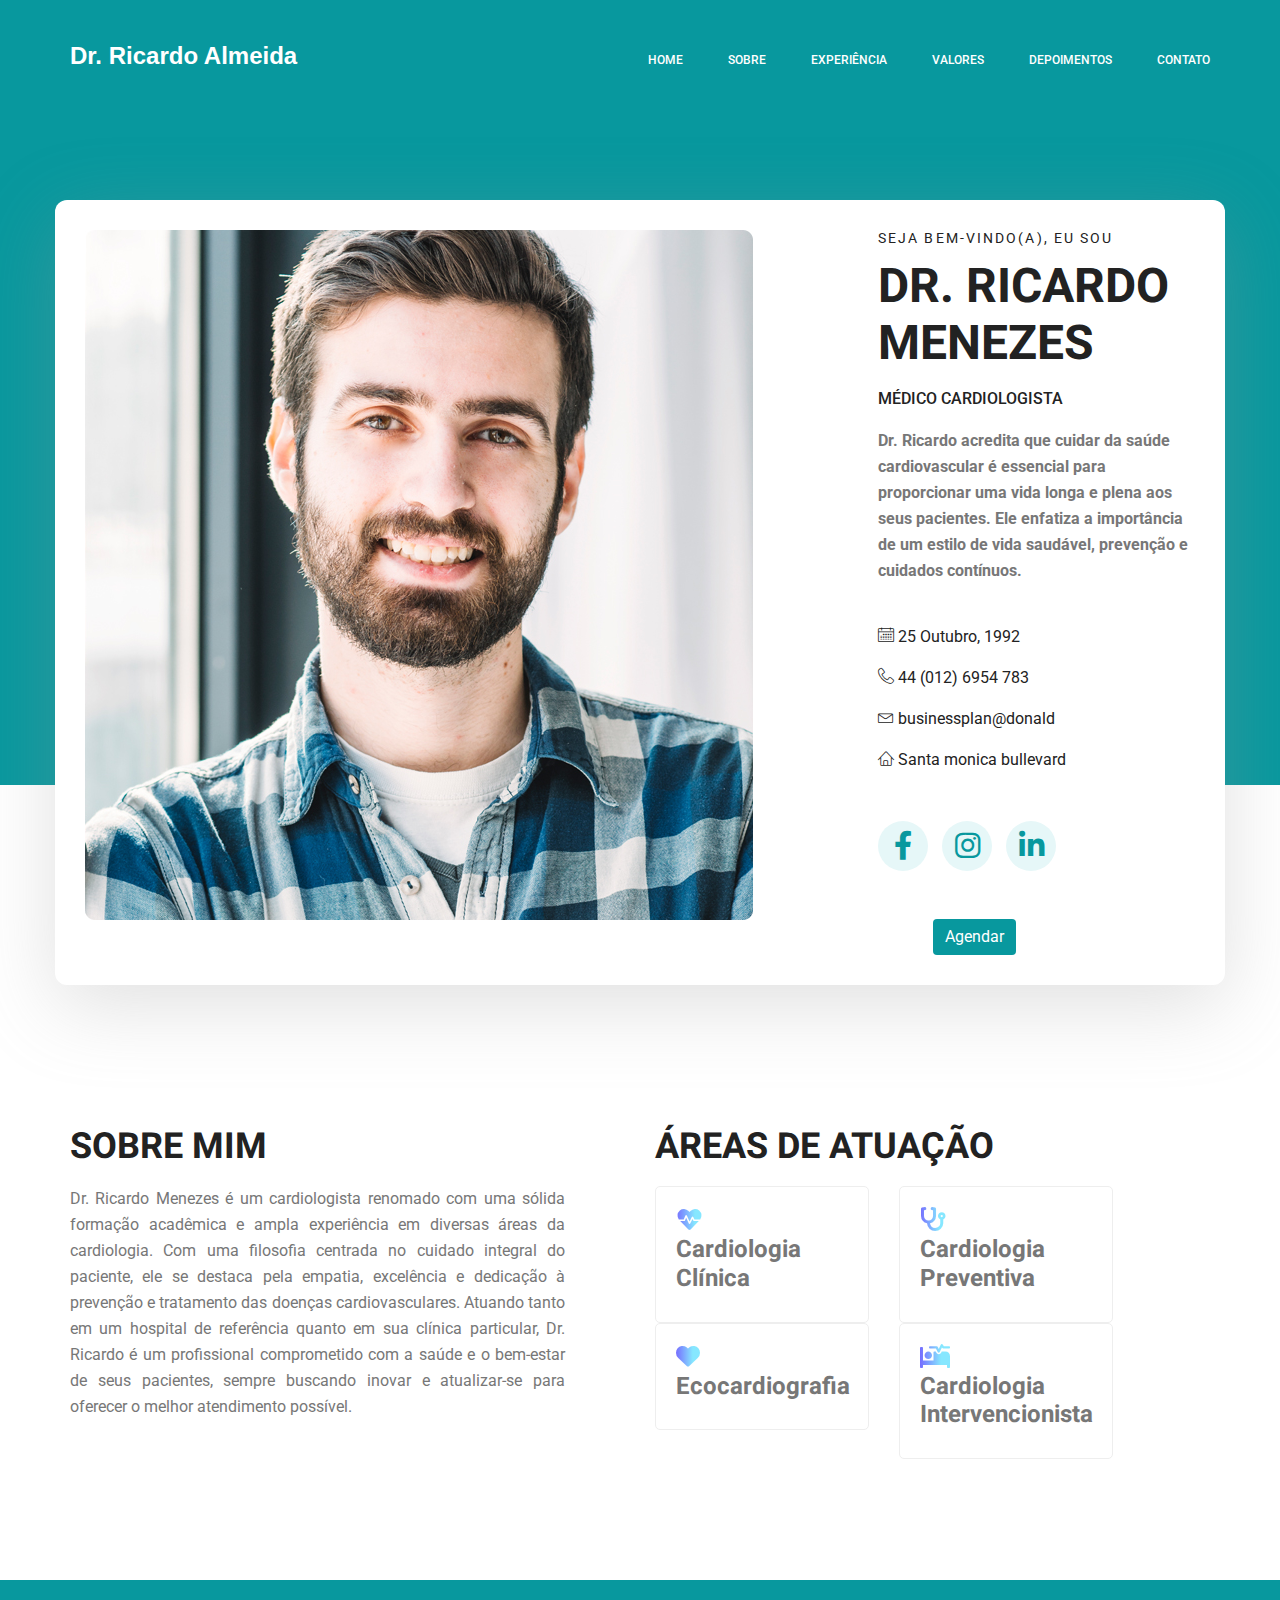
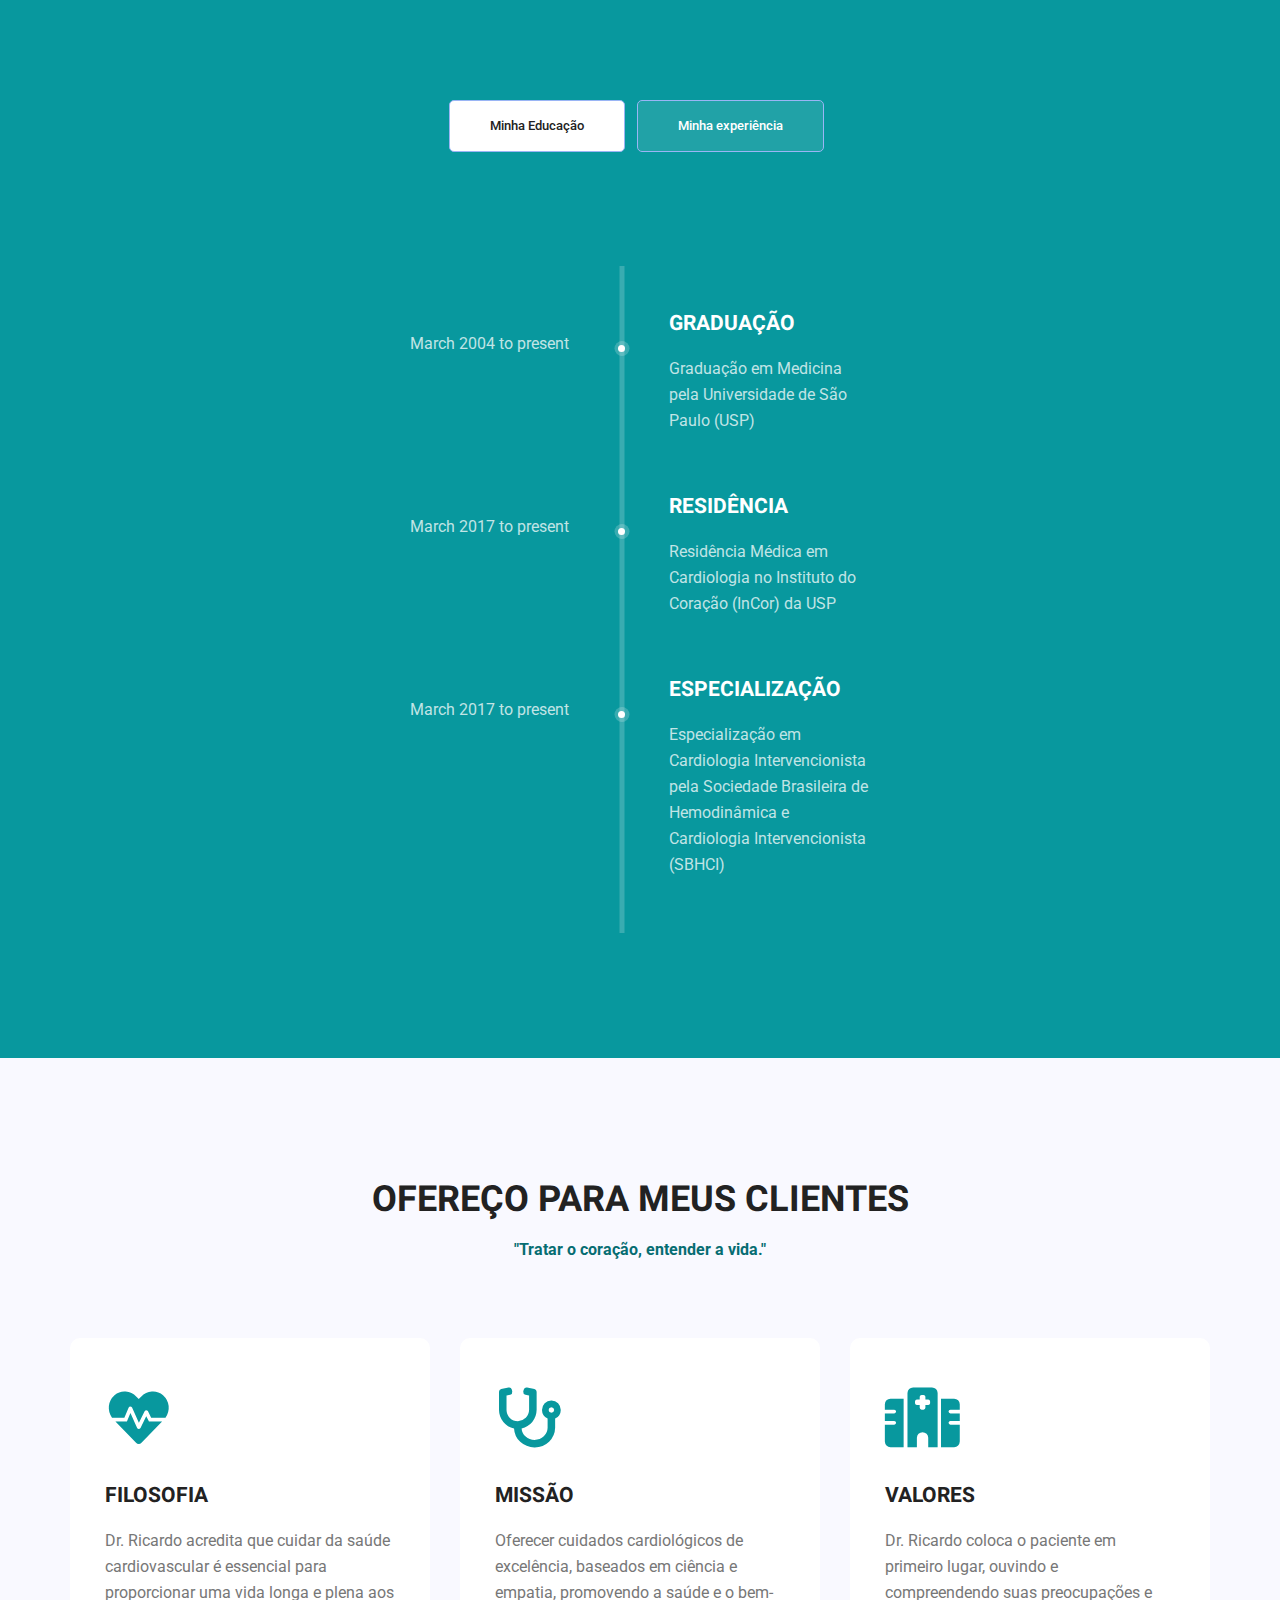
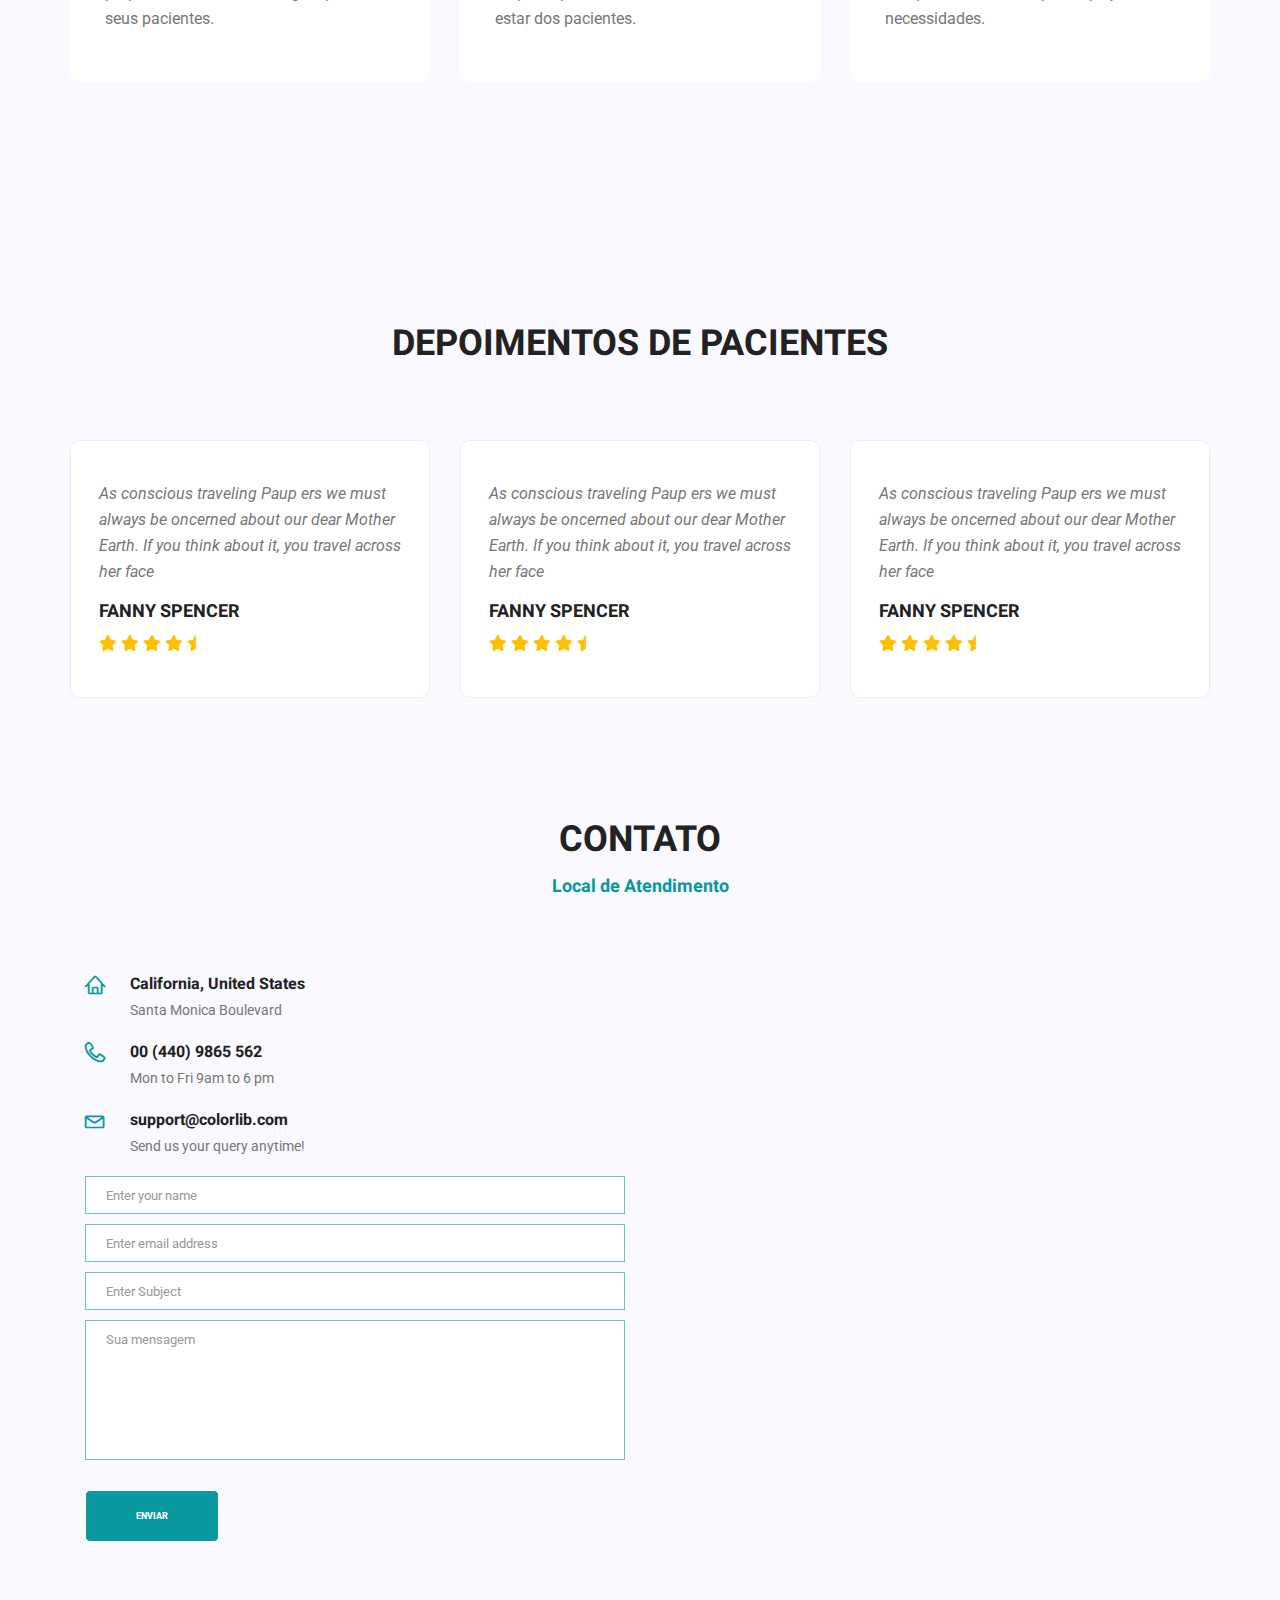
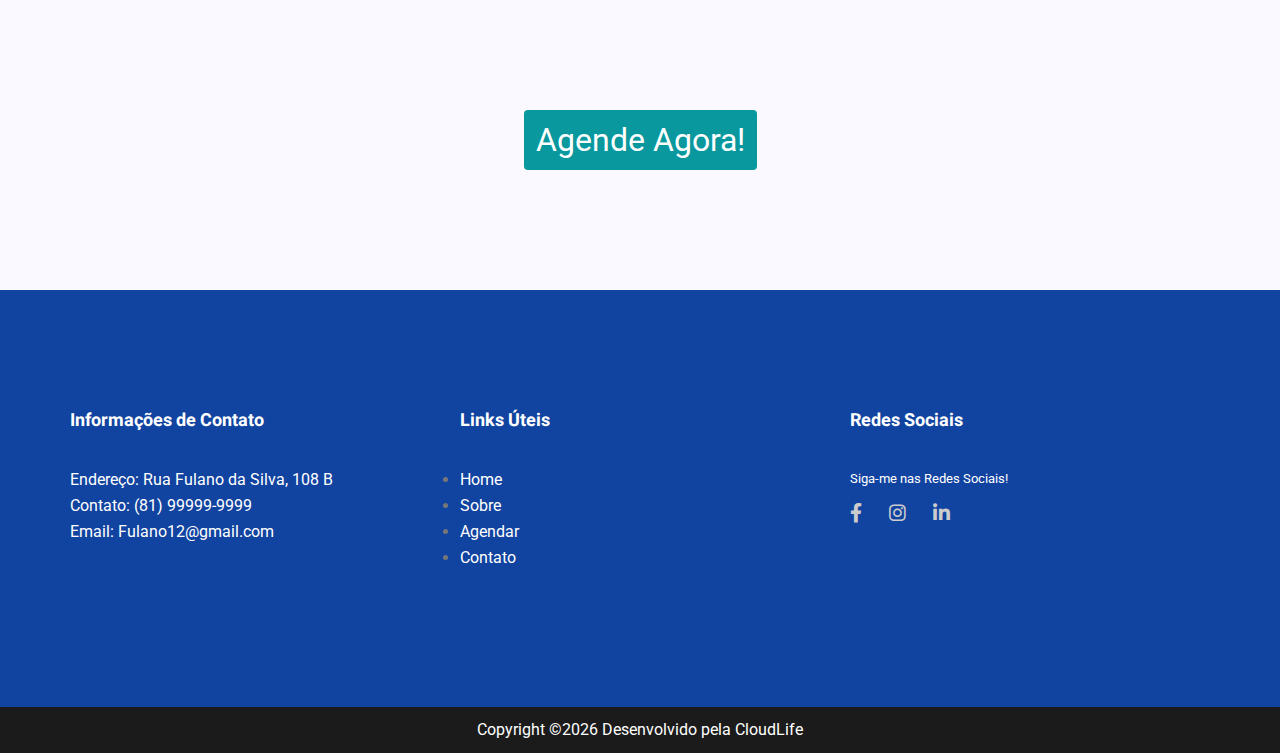
<file: index.html>
<!doctype html>
<html lang="pt-br">
    <head>
        <!-- Required meta tags -->
        <meta charset="utf-8">
        <meta name="viewport" content="width=device-width, initial-scale=1, shrink-to-fit=no">
        <link rel="icon" href="img/android-chrome-512x512.png" type="image/png">
        <title>Página Médico</title>
        <!-- Bootstrap CSS -->
        <link rel="stylesheet" href="css/bootstrap.css">
        <link rel="stylesheet" href="vendors/linericon/style.css">
        <link rel="stylesheet" href="css/font-awesome.min.css">
        <link rel="stylesheet" href="vendors/owl-carousel/owl.carousel.min.css">
        <link rel="stylesheet" href="vendors/lightbox/simpleLightbox.css">
        <link rel="stylesheet" href="vendors/nice-select/css/nice-select.css">
        <link rel="stylesheet" href="vendors/animate-css/animate.css">
        <link rel="stylesheet" href="vendors/popup/magnific-popup.css">
        <link rel="stylesheet" href="vendors/flaticon/flaticon.css">
		<link rel="stylesheet" href="https://cdnjs.cloudflare.com/ajax/libs/font-awesome/6.0.0-beta3/css/all.min.css">
        <!-- main css -->
        <link rel="stylesheet" href="css/style.css">
        <link rel="stylesheet" href="css/responsive.css">	
    </head>
    <body>
        
        <!--================Header Menu Area =================-->
        <header class="header_area">
            <div class="main_menu">
            	<nav class="navbar navbar-expand-lg navbar-light">
					<div class="container box_1620">
						<!-- Brand and toggle get grouped for better mobile display -->
						<a class="navbar-brand logo_h" href="index.html">
							<h1 
							style="font-size: larger; color: white; font-family: 'Segoe UI', Tahoma, Geneva, Verdana, sans-serif;">
							Dr. Ricardo Almeida
							</h1>
						</a>
						<button class="navbar-toggler" type="button" data-toggle="collapse" data-target="#navbarSupportedContent" aria-controls="navbarSupportedContent" aria-expanded="false" aria-label="Toggle navigation">
							<span class="icon-bar"></span>
							<span class="icon-bar"></span>
							<span class="icon-bar"></span>
						</button>
						<!-- Collect the nav links, forms, and other content for toggling -->
						<div class="collapse navbar-collapse offset" id="navbarSupportedContent">
							<ul class="nav navbar-nav menu_nav ml-auto">
								<li class="nav-item active">
									<a class="nav-link" href="index.html">Home</a>
								</li> 
								<li class="nav-item">
									<a class="nav-link" href="#sobre">Sobre</a>
								</li> 
								<li class="nav-item">
									<a class="nav-link" href="#exp">Experiência</a>
								</li> 
								<li class="nav-item submenu dropdown">
									<a class="nav-link" href="#valores">Valores</a>
								</li> 
								<li class="nav-item submenu dropdown">
									<a class="nav-link" href="#depoimento">Depoimentos</a>
								</li> 
								<li class="nav-item"><a class="nav-link" href="#contato">Contato</a></li>
							</ul>
						</div> 
					</div>
            	</nav>
            </div>
        </header>
        <!--================Header Menu Area =================-->
        
        <!--================Home Banner Area =================-->
        <section class="home_banner_area">
           	<div class="container box_1620">
           		<div class="banner_inner d-flex align-items-center">
					<div class="banner_content">
						<div class="media">
							<div class="d-flex">
								<img src="img/personal.jpg" alt="">
							</div>
							<div class="media-body">
								<div class="personal_text">
									<h6>Seja Bem-Vindo(a), Eu sou</h6>
									<h3>Dr. Ricardo Menezes</h3>
									<h4>Médico Cardiologista</h4>
									<p style="font-weight: bolder;">Dr. Ricardo acredita que cuidar da saúde cardiovascular é essencial para proporcionar uma vida longa e plena aos seus pacientes. Ele enfatiza a importância de um estilo de vida saudável, prevenção e cuidados contínuos.</p>
									<ul class="list basic_info">
										<li><i class="lnr lnr-calendar-full"></i> 25 Outubro, 1992</li>
										<li><i class="lnr lnr-phone-handset"></i> 44 (012) 6954 783</li>
										<li><i class="lnr lnr-envelope"></i> businessplan@donald</li>
										<li><i class="lnr lnr-home"></i> Santa monica bullevard</li>
									</ul>
									<ul class="list_social">
										<li><a href="#"><i class="fab fa-facebook-f"></i></a></li>
										<li><a href="#"><i class="fab fa-instagram"></i></a></li>
										<li><a href="#"><i class="fab fa-linkedin-in"></i></a></li>
									</ul>
									<div class="container mt-5">
										<div class="d-flex justify-content-center">
											<button type="button" class="btn btn-custom2">
												Agendar
											</button>
										</div>
									</div>
									
								</div>
							</div>
						</div>
					</div>
				</div>
            </div>
        </section>
        <!--================End Home Banner Area =================-->
        
        <!--================Welcome Area =================-->
		<section id="sobre" class="welcome_area p_120">
			<div class="container">
				<div class="row welcome_inner">
					<div  class="col-lg-6">
						<div  class="welcome_text">
							<h4 >Sobre Mim</h4>
							<p style="text-align: justify;">Dr. Ricardo Menezes é um cardiologista renomado com uma sólida formação acadêmica e ampla experiência em diversas áreas da cardiologia. Com uma filosofia centrada no cuidado integral do paciente, ele se destaca pela empatia, excelência e dedicação à prevenção e tratamento das doenças cardiovasculares. Atuando tanto em um hospital de referência quanto em sua clínica particular, Dr. Ricardo é um profissional comprometido com a saúde e o bem-estar de seus pacientes, sempre buscando inovar e atualizar-se para oferecer o melhor atendimento possível.</p>
						</div>
					</div>
					<div class="col-lg-6">
						<div class="welcome_text">
							<h4>Áreas de Atuação</h4>
							<div class="row">
								<div class="col-md-5">
									<div class="wel_item">
										<i class="fas fa-heartbeat"></i>
										<h3>Cardiologia Clínica</h3>
									</div>
								</div>
								<div class="col-md-5">
									<div class="wel_item">
										<i class="fas fa-stethoscope"></i>
										<h3>Cardiologia Preventiva</h3>
									</div>
								</div>
								<div class="col-md-5">
									<div class="wel_item">
										<i class="fas fa-heart"></i>
										<h3>Ecocardiografia</h3>
									</div>
								</div>
								<div class="col-md-5">
									<div class="wel_item">
										<i class="fas fa-procedures"></i>
										<h3>Cardiologia Intervencionista</h3>
									</div>
								</div>
							</div>
						</div>
					</div>
				</div>
			</div>
		</section>
        <!--================End Welcome Area =================-->
        
        <!--================My Tabs Area =================-->
        <section id="exp" class="mytabs_area p_120">
        	<div class="container">
        		<div class="tabs_inner">
					<ul class="nav nav-tabs" id="myTab" role="tablist">
						<li class="nav-item">
							<a class="nav-link active" id="home-tab" data-toggle="tab" href="#home" role="tab" aria-controls="home" aria-selected="true">Minha Educação</a>
						</li>
						<li class="nav-item">
							<a class="nav-link" id="profile-tab" data-toggle="tab" href="#profile" role="tab" aria-controls="profile" aria-selected="false">Minha experiência </a>
						</li>
					</ul>
					<div class="tab-content" id="myTabContent">
						<div class="tab-pane fade show active" id="home" role="tabpanel" aria-labelledby="home-tab">
							<ul class="list">
								<li>
									<span></span>
									<div class="media">
										<div class="d-flex">
											<p>March 2004 to present</p>
										</div>
										<div class="media-body">
											<h4>Graduação</h4>
											<p>Graduação em Medicina pela Universidade de São Paulo (USP)</p>
										</div>
									</div>
								</li>
								<li>
									<span></span>
									<div class="media">
										<div class="d-flex">
											<p>March 2017 to present</p>
										</div>
										<div class="media-body">
											<h4>Residência</h4>
											<p>Residência Médica em Cardiologia no Instituto do Coração (InCor) da USP</p>
										</div>
									</div>
								</li>
								<li>
								<span></span>
									<div class="media">
										<div class="d-flex">
											<p>March 2017 to present</p>
										</div>
										<div class="media-body">
											<h4>Especialização</h4>
											<p>Especialização em Cardiologia Intervencionista pela Sociedade Brasileira de Hemodinâmica e Cardiologia Intervencionista (SBHCI)</p>
										</div>
										
									</div>
								</li>
							</ul>
						</div>
						<div class="tab-pane fade" id="profile" role="tabpanel" aria-labelledby="profile-tab">
							<ul class="list">
								<li>
									<span></span>
									<div class="media">
										<div class="d-flex">
											<p>March 2017 to present</p>
										</div>
										<div class="media-body">
											<h4>Colorlib</h4>
											<p>Senior Web Developer <br />Santa monica, Los angeles</p>
										</div>
									</div>
								</li>
								<li>
									<span></span>
									<div class="media">
										<div class="d-flex">
											<p>March 2017 to present</p>
										</div>
										<div class="media-body">
											<h4>Colorlib</h4>
											<p>Senior Web Developer <br />Santa monica, Los angeles</p>
										</div>
									</div>
								</li>
								<li>
								<span></span>
									<div class="media">
										<div class="d-flex">
											<p>March 2017 to present</p>
										</div>
										<div class="media-body">
											<h4>Colorlib</h4>
											<p>Senior Web Developer <br />Santa monica, Los angeles</p>
										</div>
									</div>
								</li>
							</ul>
						</div>
					</div>
					
        		</div>
        	</div>
        </section>
        <!--================End My Tabs Area =================-->
        
        <!--================Feature Area =================-->
        <section id="valores" class="feature_area p_120">
			<div class="container">
				<div class="main_title">
					<h2>Ofereço para meus Clientes</h2>
					<p style="font-weight: bold; color: #066d72;">"Tratar o coração, entender a vida."</p>
				</div>
				<div class="feature_inner row">
					<div class="col-lg-4 col-md-6">
						<div class="feature_item">
							<i class="fas fa-heartbeat"></i>
							<h4>Filosofia</h4>
							<p>Dr. Ricardo acredita que cuidar da saúde cardiovascular é essencial para proporcionar uma vida longa e plena aos seus pacientes.</p>
						</div>
					</div>
					<div class="col-lg-4 col-md-6">
						<div class="feature_item">
							<i class="fas fa-stethoscope"></i>
							<h4>Missão</h4>
							<p>Oferecer cuidados cardiológicos de excelência, baseados em ciência e empatia, promovendo a saúde e o bem-estar dos pacientes.</p>
						</div>
					</div>
					<div class="col-lg-4 col-md-6">
						<div class="feature_item">
							<i class="fas fa-hospital-alt"></i>
							<h4>Valores</h4>
							<p>Dr. Ricardo coloca o paciente em primeiro lugar, ouvindo e compreendendo suas preocupações e necessidades.</p>
						</div>
					</div>
				</div>
			</div>
		</section>
		
        <!--================End Feature Area =================-->
        
        
        
        <!--================Testimonials Area =================-->
        <section id="depoimento" class="testimonials_area p_120">
        	<div class="container">
        		<div class="main_title">
        			<h2>Depoimentos de pacientes</h2>
        		</div>
        		<div class="testi_inner">
					<div class="testi_slider owl-carousel">
						<div class="item">
							<div class="testi_item">
								<p>As conscious traveling Paup ers we must always be oncerned about our dear Mother Earth. If you think about it, you travel across her face</p>
								<h4>Fanny Spencer</h4>
								<a href="#"><i class="fa fa-star"></i></a>
								<a href="#"><i class="fa fa-star"></i></a>
								<a href="#"><i class="fa fa-star"></i></a>
								<a href="#"><i class="fa fa-star"></i></a>
								<a href="#"><i class="fa fa-star-half-o"></i></a>
							</div>
						</div>
						<div class="item">
							<div class="testi_item">
								<p>As conscious traveling Paup ers we must always be oncerned about our dear Mother Earth. If you think about it, you travel across her face</p>
								<h4>Fanny Spencer</h4>
								<a href="#"><i class="fa fa-star"></i></a>
								<a href="#"><i class="fa fa-star"></i></a>
								<a href="#"><i class="fa fa-star"></i></a>
								<a href="#"><i class="fa fa-star"></i></a>
								<a href="#"><i class="fa fa-star-half-o"></i></a>
							</div>
						</div>
						<div class="item">
							<div class="testi_item">
								<p>As conscious traveling Paup ers we must always be oncerned about our dear Mother Earth. If you think about it, you travel across her face</p>
								<h4>Fanny Spencer</h4>
								<a href="#"><i class="fa fa-star"></i></a>
								<a href="#"><i class="fa fa-star"></i></a>
								<a href="#"><i class="fa fa-star"></i></a>
								<a href="#"><i class="fa fa-star"></i></a>
								<a href="#"><i class="fa fa-star-half-o"></i></a>
							</div>
						</div>
					</div>

					<section id="contato" class="contact_area p_120">
						<div class="main_title">
							<h2>Contato</h2>
							<h4 style="color: #08989e;">Local de Atendimento</h4>
						</div>
						<div class="container">
							
							<div class="row">
								<div class="col-lg-6">
									<div class="contact_info">
										<div class="info_item">
											<i class="lnr lnr-home"></i>
											<h6>California, United States</h6>
											<p>Santa Monica Boulevard</p>
										</div>
										<div class="info_item">
											<i class="lnr lnr-phone-handset"></i>
											<h6><a href="#">00 (440) 9865 562</a></h6>
											<p>Mon to Fri 9am to 6 pm</p>
										</div>
										<div class="info_item">
											<i class="lnr lnr-envelope"></i>
											<h6><a href="mailto:support@colorlib.com">support@colorlib.com</a></h6>
											<p>Send us your query anytime!</p>
										</div>
									</div>
									<form class="contact_form" id="contactForm" novalidate="novalidate" >
										<div class="form-group">
											<input type="text" class="form-control" id="name" name="name" placeholder="Enter your name">
										</div>
										<div class="form-group">
											<input type="email" class="form-control" id="email" name="email" placeholder="Enter email address">
										</div>
										<div class="form-group">
											<input type="text" class="form-control" id="subject" name="subject" placeholder="Enter Subject">
										</div>
										<div class="form-group">
											<textarea class="form-control" name="message" id="message" rows="3" placeholder="Sua mensagem"></textarea>
										</div>
										<div class="text-left">
											<button type="submit" value="submit" class="btn submit_btn">ENVIAR</button>
										</div>
									</form>
								</div>
								<div class="col-lg-6">
									<div class="mapBox">
										<iframe 
											src="https://www.google.com/maps/embed?pb=!1m18!1m12!1m3!1d3021.718823534835!2d-74.1522848!3d40.701083!2m3!1f0!2f0!3f0!3m2!1i1024!2i768!4f13.1!3m3!1m2!1s0x89c250b6b1f1f15f%3A0xa88845df7ae25e59!2sPO%20Box%20CT16122%2C%20Collins%20Street%20West%2C%20Victoria%208007%2C%20Australia!5e0!3m2!1sen!2sus!4v1625066610493!5m2!1sen!2sus" 
											width="100%" 
											height="450" 
											style="border:0;" 
											allowfullscreen="" 
											loading="lazy">
										</iframe>
									</div>
								</div>
							</div>
						</div>
					</section>
					

					

					<div class="container mt-5">
						<div class="d-flex justify-content-center">
							<button type="button" class="btn btn-custom">
								Agende Agora!
							</button>
						</div>
					</div>				
        		</div>
        	</div>
        </section>
        <!--================End Testimonials Area =================-->
        
        <!--================Footer Area =================-->
        <footer class="footer_area p_120">
			<div class="container">
				<div class="row footer_inner">
					<!-- Informações de Contato -->
					<div class="col-lg-4 col-sm-6">
						<aside class="f_widget ab_widget">
							<div class="f_title">
								<h3>Informações de Contato</h3>
							</div>
							<ul style="list-style-type: none; padding: 0;">
								<li style="color: #fff;">Endereço: Rua Fulano da Silva, 108 B</li>
								<li style="color: #fff;">Contato: (81) 99999-9999</li>
								<li style="color: #fff;">Email: Fulano12@gmail.com</li>
							</ul>
						</aside>
					</div>
		
					<!-- Links Úteis -->
					<div class="col-lg-4 col-sm-6">
						<aside class="f_widget news_widget">
							<div class="f_title">
								<h3>Links Úteis</h3>
							</div>
							<ul style=" padding: 0;">
								<li><a style="color: #fff;" href="#">Home</a></li>
								<li><a style="color: #fff;" href="#">Sobre</a></li>
								<li><a style="color: #fff;" href="#">Agendar</a></li>
								<li><a style="color: #fff;" href="#">Contato</a></li>
							</ul>
						</aside>
					</div>
		
					<!-- Redes Sociais -->
					<div class="col-lg-4 col-sm-6">
						<aside class="f_widget social_widget">
							<div class="f_title">
								<h3>Redes Sociais</h3>
							</div>
							<p style="color: #fff; font-size: smaller;">Siga-me nas Redes Sociais!</p>
							<ul class="list" style="list-style-type: none; padding: 0; display: flex; gap: 10px;">
								<li><a style="font-size: larger;" href="#"><i class="fab fa-facebook-f"></i></a></li>
								<li><a style="font-size: larger;" href="#"><i class="fab fa-instagram"></i></a></li>
								<li><a style="font-size: larger;" href="#"><i class="fab fa-linkedin-in"></i></a></li>
							</ul>
						</aside>
					</div>
				</div>
			</div>
		</footer>
		<footer>
			<p style="text-align: center; background-color: #1b1b1b; color: #fff; margin: 0; padding: 10px 0;">
				Copyright &copy;<script>document.write(new Date().getFullYear());</script> 
				Desenvolvido pela <a href="https://colorlib.com" target="_blank" style="color: #fff;">CloudLife</a>
			</p>
		</footer>    


        
         <script>
				document.getElementById('contactForm').addEventListener('submit', function(event) {
				event.preventDefault(); // Previne o comportamento padrão do formulário

				// Captura os valores dos inputs
				const name = document.getElementById('name').value;
				const email = document.getElementById('email').value;
				const subject = document.getElementById('subject').value;
				const message = document.getElementById('message').value;

				// Número de telefone do WhatsApp (inclua o código do país e o número)
				const phoneNumber = '5581989376677';

				// Monta a mensagem
				const whatsappMessage = `Nome: ${name}\nEmail: ${email}\nAssunto: ${subject}\nMensagem: ${message}`;

				// Monta a URL do WhatsApp
				const whatsappUrl = `https://api.whatsapp.com/send?phone=${phoneNumber}&text=${encodeURIComponent(whatsappMessage)}`;

				// Abre a URL do WhatsApp em uma nova guia
				window.open(whatsappUrl, '_blank');
        });
    </script>
        <!-- Optional JavaScript -->
        <script src="js/jquery-3.3.1.min.js"></script>
        <script src="js/popper.js"></script>
        <script src="js/bootstrap.min.js"></script>
        <script src="js/stellar.js"></script>
        <script src="vendors/lightbox/simpleLightbox.min.js"></script>
        <script src="vendors/nice-select/js/jquery.nice-select.min.js"></script>
        <script src="vendors/isotope/imagesloaded.pkgd.min.js"></script>
        <script src="vendors/isotope/isotope.pkgd.min.js"></script>
        <script src="vendors/owl-carousel/owl.carousel.min.js"></script>
        <script src="vendors/popup/jquery.magnific-popup.min.js"></script>
        <script src="js/jquery.ajaxchimp.min.js"></script>
        <script src="vendors/counter-up/jquery.waypoints.min.js"></script>
        <script src="vendors/counter-up/jquery.counterup.min.js"></script>
        <script src="js/mail-script.js"></script>
        <script src="js/theme.js"></script>
    </body>
</html>
</file>
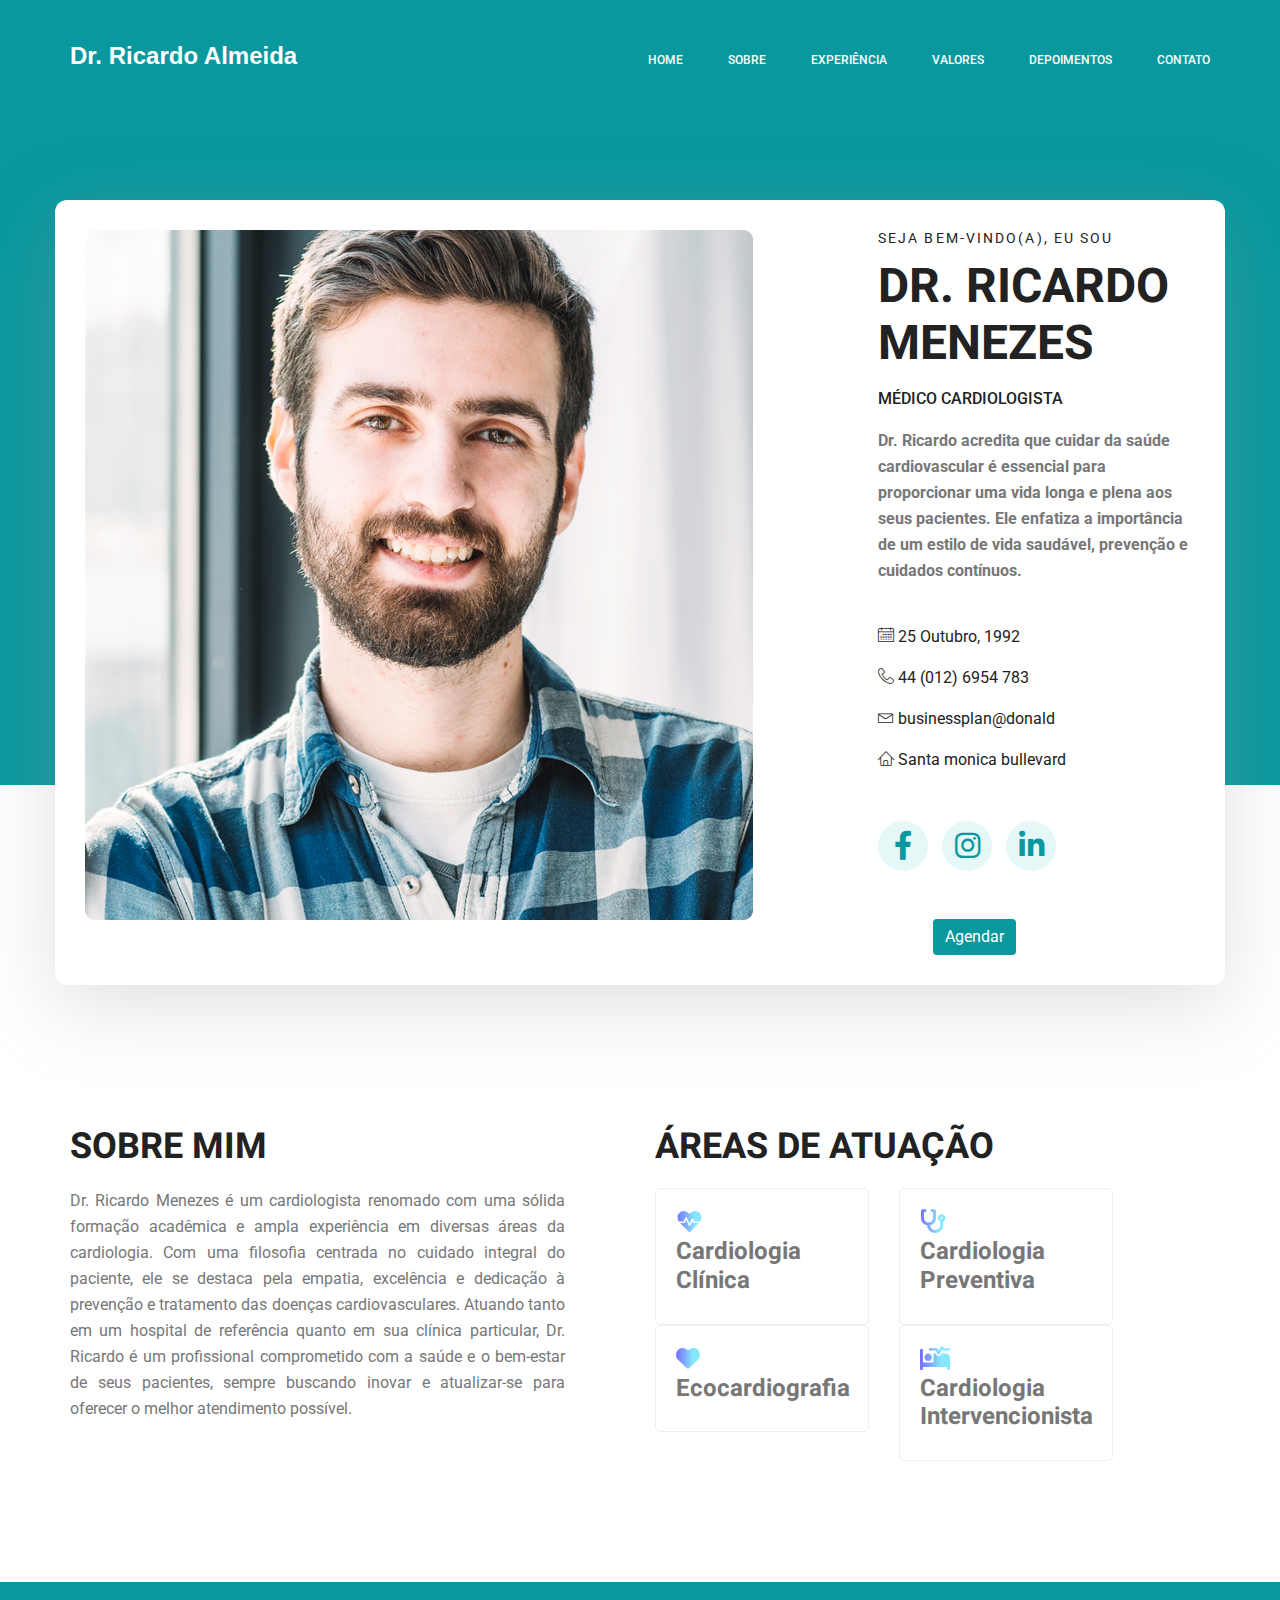
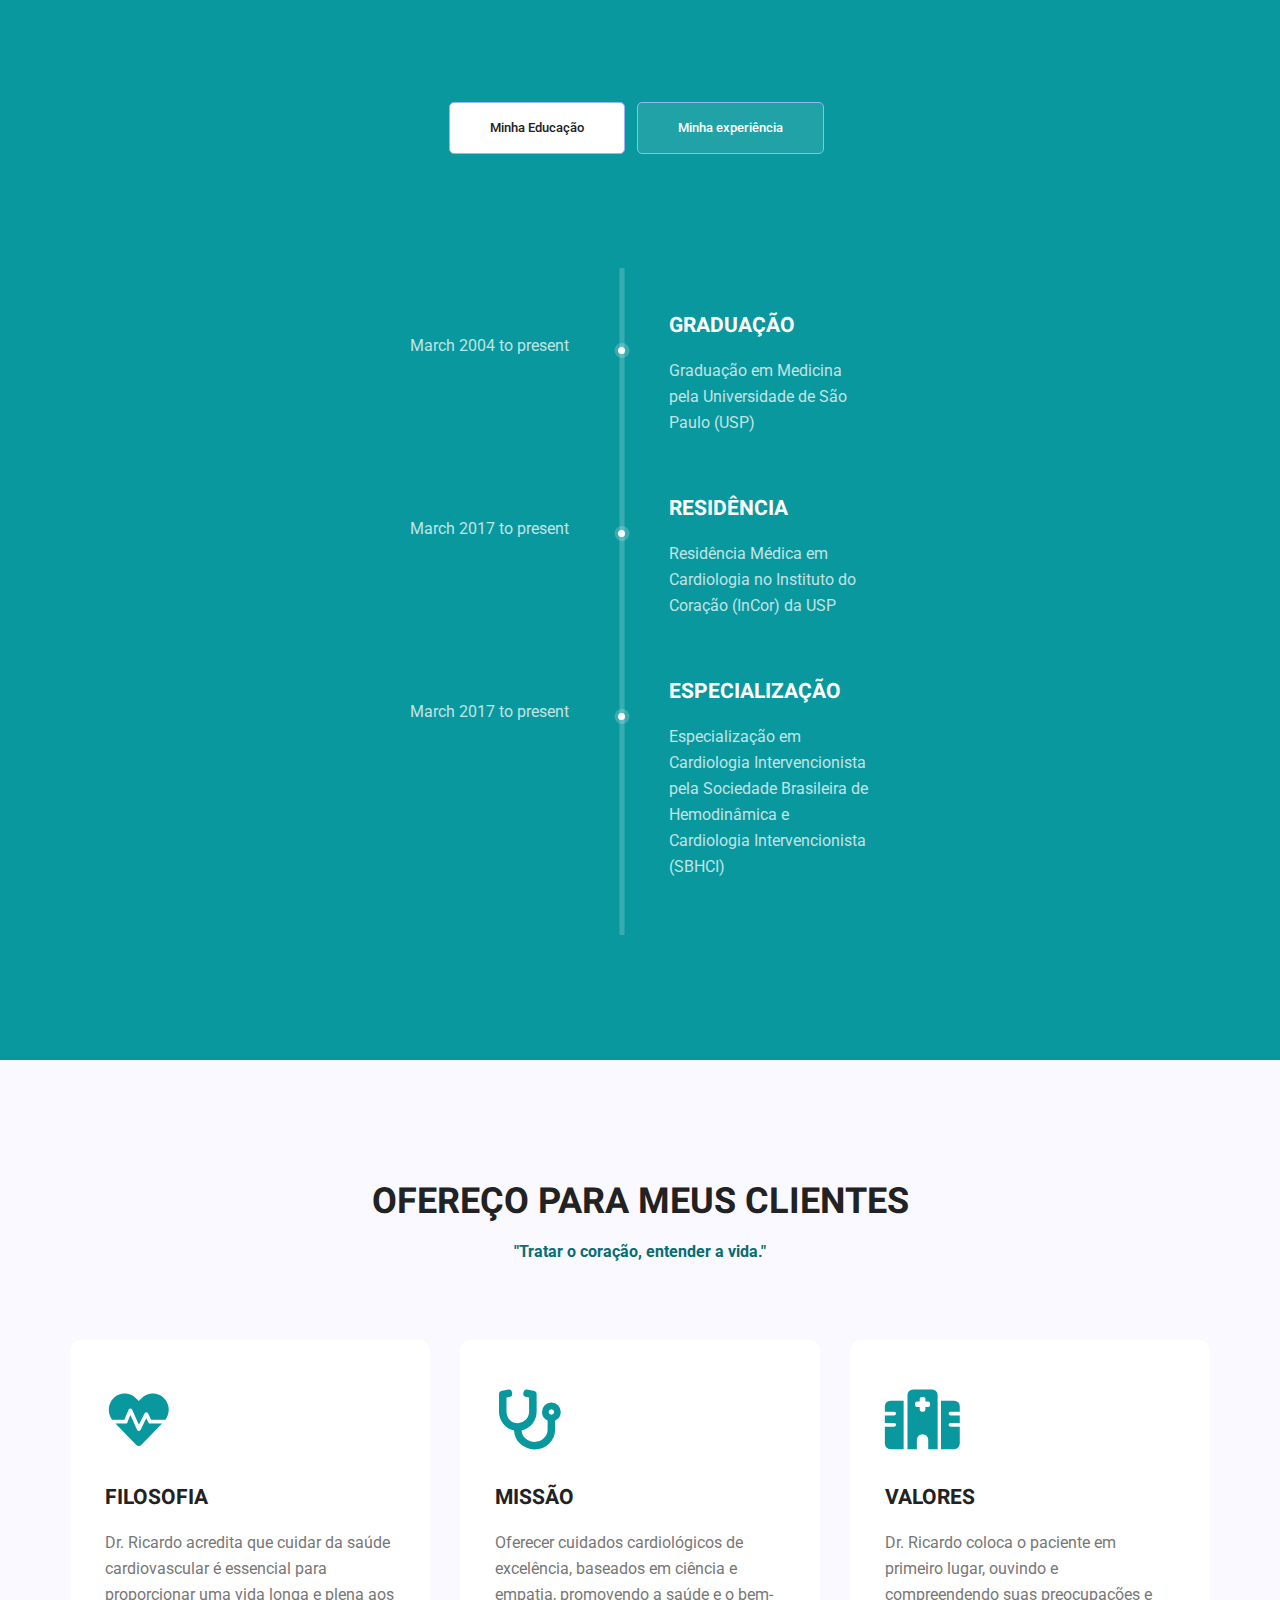
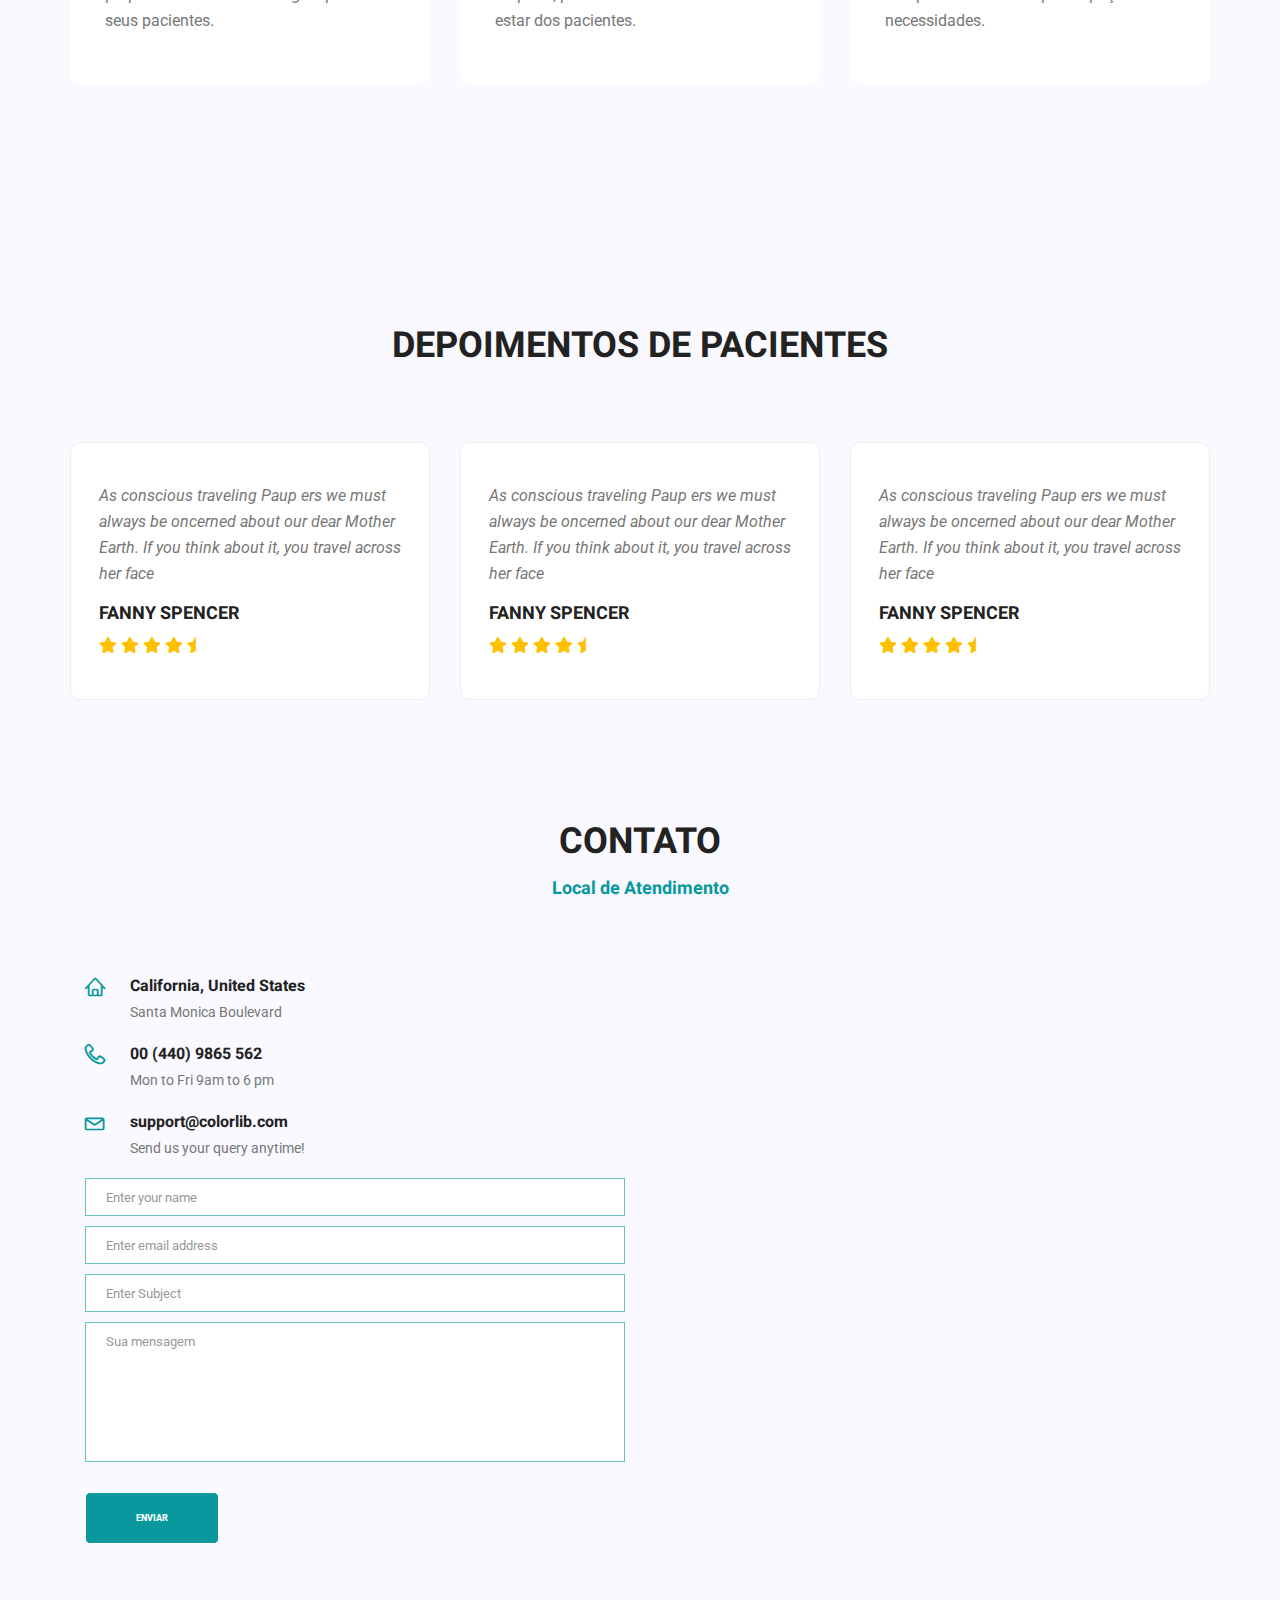
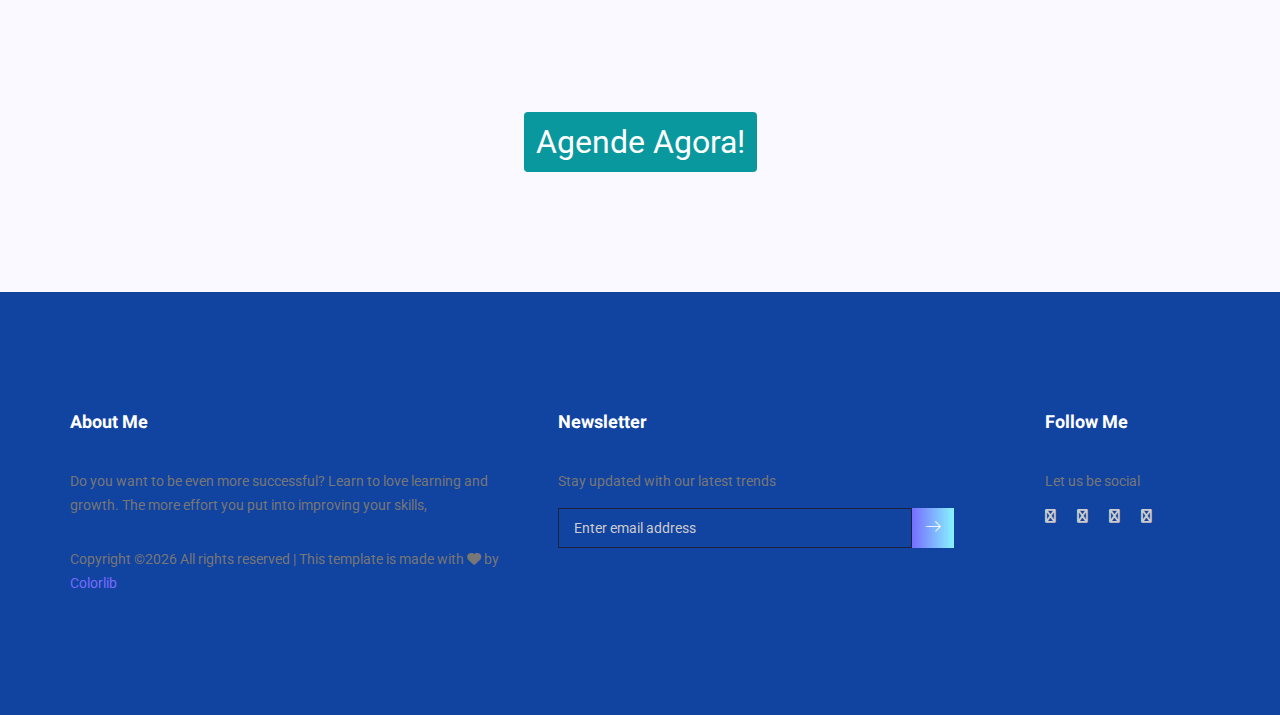
<file: template-med/index.html>
<!doctype html>
<html lang="pt-br">
    <head>
        <!-- Required meta tags -->
        <meta charset="utf-8">
        <meta name="viewport" content="width=device-width, initial-scale=1, shrink-to-fit=no">
        <link rel="icon" href="img/favicon.png" type="image/png">
        <title>Pagina Médico</title>
        <!-- Bootstrap CSS -->
        <link rel="stylesheet" href="css/bootstrap.css">
        <link rel="stylesheet" href="vendors/linericon/style.css">
        <link rel="stylesheet" href="css/font-awesome.min.css">
        <link rel="stylesheet" href="vendors/owl-carousel/owl.carousel.min.css">
        <link rel="stylesheet" href="vendors/lightbox/simpleLightbox.css">
        <link rel="stylesheet" href="vendors/nice-select/css/nice-select.css">
        <link rel="stylesheet" href="vendors/animate-css/animate.css">
        <link rel="stylesheet" href="vendors/popup/magnific-popup.css">
        <link rel="stylesheet" href="vendors/flaticon/flaticon.css">
		<link rel="stylesheet" href="https://cdnjs.cloudflare.com/ajax/libs/font-awesome/6.0.0-beta3/css/all.min.css">
        <!-- main css -->
        <link rel="stylesheet" href="css/style.css">
        <link rel="stylesheet" href="css/responsive.css">
		

		<style>
			.list_social {
				list-style: none; /* Remove bullet points */
				padding: 0; /* Remove default padding */
				margin: 0; /* Remove default margin */
			}
			
			.list_social li {
				display: inline-block;
				margin-right: 10px;
				margin-top: 15%;
			}
		
			.list_social a {
				color: #08989e;
				text-decoration: none;
				font-size: 29px; /* Adjust the size as needed */
				display: flex;
				align-items: center;
				justify-content: center;
				width: 50px; /* Size of the circle */
				height: 50px; /* Size of the circle */
				background-color: #e6f7f8; /* Background color for the circle */
				border-radius: 50%; /* Make it a circle */
				transition: transform 0.2s ease, color 0.2s ease, background-color 0.2s ease;
			}
		
			.list_social a:hover {
				color: #066d72; /* Slightly darker shade for hover effect */
				background-color: #6ccfda; /* Slightly darker background for hover effect */
				transform: translateY(-3px);
			}


			wel_item {
        padding: 20px;
        margin-bottom: 20px;
        background-color: #f9f9f9;
        border-radius: 5px;
        transition: background-color 0.3s ease, transform 0.3s ease;
    }
    .wel_item:hover {
        background-color: #e6f7f8;
        transform: translateY(-5px);

    }
    .welcome_text h4 {
        margin-top: 20px;
        margin-bottom: 20px;
    }



	.btn-custom {
            background-color: #08989e;
            color: white;
            border: none;
			font-size: 2rem;
        }

        .btn-custom:hover {
            background-color: #067a7e;
        }

		.btn-custom2{
            background-color: #08989e;
            color: white;
            border: none;;
        }

        .btn-custom2:hover {
            background-color: #067a7e;
        }
		</style>
		
    </head>
    <body>
        
        <!--================Header Menu Area =================-->
        <header class="header_area">
            <div class="main_menu">
            	<nav class="navbar navbar-expand-lg navbar-light">
					<div class="container box_1620">
						<!-- Brand and toggle get grouped for better mobile display -->
						<a class="navbar-brand logo_h" href="index.html">
							<h1 
							style="font-size: larger; color: white; font-family: 'Segoe UI', Tahoma, Geneva, Verdana, sans-serif;">
							Dr. Ricardo Almeida
							</h1>
						</a>
						<button class="navbar-toggler" type="button" data-toggle="collapse" data-target="#navbarSupportedContent" aria-controls="navbarSupportedContent" aria-expanded="false" aria-label="Toggle navigation">
							<span class="icon-bar"></span>
							<span class="icon-bar"></span>
							<span class="icon-bar"></span>
						</button>
						<!-- Collect the nav links, forms, and other content for toggling -->
						<div class="collapse navbar-collapse offset" id="navbarSupportedContent">
							<ul class="nav navbar-nav menu_nav ml-auto">
								<li class="nav-item active">
									<a class="nav-link" href="index.html">Home</a>
								</li> 
								<li class="nav-item">
									<a class="nav-link" href="#sobre">Sobre</a>
								</li> 
								<li class="nav-item">
									<a class="nav-link" href="#exp">Experiência</a>
								</li> 
								<li class="nav-item submenu dropdown">
									<a class="nav-link" href="#valores">Valores</a>
								</li> 
								<li class="nav-item submenu dropdown">
									<a class="nav-link" href="#depoimento">Depoimentos</a>
								</li> 
								<li class="nav-item"><a class="nav-link" href="#contato">Contato</a></li>
							</ul>
						</div> 
					</div>
            	</nav>
            </div>
        </header>
        <!--================Header Menu Area =================-->
        
        <!--================Home Banner Area =================-->
        <section class="home_banner_area">
           	<div class="container box_1620">
           		<div class="banner_inner d-flex align-items-center">
					<div class="banner_content">
						<div class="media">
							<div class="d-flex">
								<img src="img/personal.jpg" alt="">
							</div>
							<div class="media-body">
								<div class="personal_text">
									<h6>Seja Bem-Vindo(a), Eu sou</h6>
									<h3>Dr. Ricardo Menezes</h3>
									<h4>Médico Cardiologista</h4>
									<p style="font-weight: bolder;">Dr. Ricardo acredita que cuidar da saúde cardiovascular é essencial para proporcionar uma vida longa e plena aos seus pacientes. Ele enfatiza a importância de um estilo de vida saudável, prevenção e cuidados contínuos.</p>
									<ul class="list basic_info">
										<li><i class="lnr lnr-calendar-full"></i> 25 Outubro, 1992</li>
										<li><i class="lnr lnr-phone-handset"></i> 44 (012) 6954 783</li>
										<li><i class="lnr lnr-envelope"></i> businessplan@donald</li>
										<li><i class="lnr lnr-home"></i> Santa monica bullevard</li>
									</ul>
									<ul class="list_social">
										<li><a href="#"><i class="fab fa-facebook-f"></i></a></li>
										<li><a href="#"><i class="fab fa-instagram"></i></a></li>
										<li><a href="#"><i class="fab fa-linkedin-in"></i></a></li>
									</ul>
									<div class="container mt-5">
										<div class="d-flex justify-content-center">
											<button type="button" class="btn btn-custom2">
												Agendar
											</button>
										</div>
									</div>
									
								</div>
							</div>
						</div>
					</div>
				</div>
            </div>
        </section>
        <!--================End Home Banner Area =================-->
        
        <!--================Welcome Area =================-->
		<section id="sobre" class="welcome_area p_120">
			<div class="container">
				<div class="row welcome_inner">
					<div  class="col-lg-6">
						<div  class="welcome_text">
							<h4 >Sobre Mim</h4>
							<p style="text-align: justify;">Dr. Ricardo Menezes é um cardiologista renomado com uma sólida formação acadêmica e ampla experiência em diversas áreas da cardiologia. Com uma filosofia centrada no cuidado integral do paciente, ele se destaca pela empatia, excelência e dedicação à prevenção e tratamento das doenças cardiovasculares. Atuando tanto em um hospital de referência quanto em sua clínica particular, Dr. Ricardo é um profissional comprometido com a saúde e o bem-estar de seus pacientes, sempre buscando inovar e atualizar-se para oferecer o melhor atendimento possível.</p>
						</div>
					</div>
					<div class="col-lg-6">
						<div class="welcome_text">
							<h4>Áreas de Atuação</h4>
							<div class="row">
								<div class="col-md-5">
									<div class="wel_item">
										<i class="fas fa-heartbeat"></i>
										<h3>Cardiologia Clínica</h3>
									</div>
								</div>
								<div class="col-md-5">
									<div class="wel_item">
										<i class="fas fa-stethoscope"></i>
										<h3>Cardiologia Preventiva</h3>
									</div>
								</div>
								<div class="col-md-5">
									<div class="wel_item">
										<i class="fas fa-heart"></i>
										<h3>Ecocardiografia</h3>
									</div>
								</div>
								<div class="col-md-5">
									<div class="wel_item">
										<i class="fas fa-procedures"></i>
										<h3>Cardiologia Intervencionista</h3>
									</div>
								</div>
							</div>
						</div>
					</div>
				</div>
			</div>
		</section>
        <!--================End Welcome Area =================-->
        
        <!--================My Tabs Area =================-->
        <section id="exp" class="mytabs_area p_120">
        	<div class="container">
        		<div class="tabs_inner">
					<ul class="nav nav-tabs" id="myTab" role="tablist">
						<li class="nav-item">
							<a class="nav-link active" id="home-tab" data-toggle="tab" href="#home" role="tab" aria-controls="home" aria-selected="true">Minha Educação</a>
						</li>
						<li class="nav-item">
							<a class="nav-link" id="profile-tab" data-toggle="tab" href="#profile" role="tab" aria-controls="profile" aria-selected="false">Minha experiência </a>
						</li>
					</ul>
					<div class="tab-content" id="myTabContent">
						<div class="tab-pane fade show active" id="home" role="tabpanel" aria-labelledby="home-tab">
							<ul class="list">
								<li>
									<span></span>
									<div class="media">
										<div class="d-flex">
											<p>March 2004 to present</p>
										</div>
										<div class="media-body">
											<h4>Graduação</h4>
											<p>Graduação em Medicina pela Universidade de São Paulo (USP)</p>
										</div>
									</div>
								</li>
								<li>
									<span></span>
									<div class="media">
										<div class="d-flex">
											<p>March 2017 to present</p>
										</div>
										<div class="media-body">
											<h4>Residência</h4>
											<p>Residência Médica em Cardiologia no Instituto do Coração (InCor) da USP</p>
										</div>
									</div>
								</li>
								<li>
								<span></span>
									<div class="media">
										<div class="d-flex">
											<p>March 2017 to present</p>
										</div>
										<div class="media-body">
											<h4>Especialização</h4>
											<p>Especialização em Cardiologia Intervencionista pela Sociedade Brasileira de Hemodinâmica e Cardiologia Intervencionista (SBHCI)</p>
										</div>
										
									</div>
								</li>
							</ul>
						</div>
						<div class="tab-pane fade" id="profile" role="tabpanel" aria-labelledby="profile-tab">
							<ul class="list">
								<li>
									<span></span>
									<div class="media">
										<div class="d-flex">
											<p>March 2017 to present</p>
										</div>
										<div class="media-body">
											<h4>Colorlib</h4>
											<p>Senior Web Developer <br />Santa monica, Los angeles</p>
										</div>
									</div>
								</li>
								<li>
									<span></span>
									<div class="media">
										<div class="d-flex">
											<p>March 2017 to present</p>
										</div>
										<div class="media-body">
											<h4>Colorlib</h4>
											<p>Senior Web Developer <br />Santa monica, Los angeles</p>
										</div>
									</div>
								</li>
								<li>
								<span></span>
									<div class="media">
										<div class="d-flex">
											<p>March 2017 to present</p>
										</div>
										<div class="media-body">
											<h4>Colorlib</h4>
											<p>Senior Web Developer <br />Santa monica, Los angeles</p>
										</div>
									</div>
								</li>
							</ul>
						</div>
					</div>
					
        		</div>
        	</div>
        </section>
        <!--================End My Tabs Area =================-->
        
        <!--================Feature Area =================-->
        <section id="valores" class="feature_area p_120">
			<div class="container">
				<div class="main_title">
					<h2>Ofereço para meus Clientes</h2>
					<p style="font-weight: bold; color: #066d72;">"Tratar o coração, entender a vida."</p>
				</div>
				<div class="feature_inner row">
					<div class="col-lg-4 col-md-6">
						<div class="feature_item">
							<i class="fas fa-heartbeat"></i>
							<h4>Filosofia</h4>
							<p>Dr. Ricardo acredita que cuidar da saúde cardiovascular é essencial para proporcionar uma vida longa e plena aos seus pacientes.</p>
						</div>
					</div>
					<div class="col-lg-4 col-md-6">
						<div class="feature_item">
							<i class="fas fa-stethoscope"></i>
							<h4>Missão</h4>
							<p>Oferecer cuidados cardiológicos de excelência, baseados em ciência e empatia, promovendo a saúde e o bem-estar dos pacientes.</p>
						</div>
					</div>
					<div class="col-lg-4 col-md-6">
						<div class="feature_item">
							<i class="fas fa-hospital-alt"></i>
							<h4>Valores</h4>
							<p>Dr. Ricardo coloca o paciente em primeiro lugar, ouvindo e compreendendo suas preocupações e necessidades.</p>
						</div>
					</div>
				</div>
			</div>
		</section>
		
        <!--================End Feature Area =================-->
        
        
        
        <!--================Testimonials Area =================-->
        <section id="depoimento" class="testimonials_area p_120">
        	<div class="container">
        		<div class="main_title">
        			<h2>Depoimentos de pacientes</h2>
        		</div>
        		<div class="testi_inner">
					<div class="testi_slider owl-carousel">
						<div class="item">
							<div class="testi_item">
								<p>As conscious traveling Paup ers we must always be oncerned about our dear Mother Earth. If you think about it, you travel across her face</p>
								<h4>Fanny Spencer</h4>
								<a href="#"><i class="fa fa-star"></i></a>
								<a href="#"><i class="fa fa-star"></i></a>
								<a href="#"><i class="fa fa-star"></i></a>
								<a href="#"><i class="fa fa-star"></i></a>
								<a href="#"><i class="fa fa-star-half-o"></i></a>
							</div>
						</div>
						<div class="item">
							<div class="testi_item">
								<p>As conscious traveling Paup ers we must always be oncerned about our dear Mother Earth. If you think about it, you travel across her face</p>
								<h4>Fanny Spencer</h4>
								<a href="#"><i class="fa fa-star"></i></a>
								<a href="#"><i class="fa fa-star"></i></a>
								<a href="#"><i class="fa fa-star"></i></a>
								<a href="#"><i class="fa fa-star"></i></a>
								<a href="#"><i class="fa fa-star-half-o"></i></a>
							</div>
						</div>
						<div class="item">
							<div class="testi_item">
								<p>As conscious traveling Paup ers we must always be oncerned about our dear Mother Earth. If you think about it, you travel across her face</p>
								<h4>Fanny Spencer</h4>
								<a href="#"><i class="fa fa-star"></i></a>
								<a href="#"><i class="fa fa-star"></i></a>
								<a href="#"><i class="fa fa-star"></i></a>
								<a href="#"><i class="fa fa-star"></i></a>
								<a href="#"><i class="fa fa-star-half-o"></i></a>
							</div>
						</div>
					</div>

					<section id="contato" class="contact_area p_120">
						<div class="main_title">
							<h2>Contato</h2>
							<h4 style="color: #08989e;">Local de Atendimento</h4>
						</div>
						<div class="container">
							
							<div class="row">
								<div class="col-lg-6">
									<div class="contact_info">
										<div class="info_item">
											<i class="lnr lnr-home"></i>
											<h6>California, United States</h6>
											<p>Santa Monica Boulevard</p>
										</div>
										<div class="info_item">
											<i class="lnr lnr-phone-handset"></i>
											<h6><a href="#">00 (440) 9865 562</a></h6>
											<p>Mon to Fri 9am to 6 pm</p>
										</div>
										<div class="info_item">
											<i class="lnr lnr-envelope"></i>
											<h6><a href="mailto:support@colorlib.com">support@colorlib.com</a></h6>
											<p>Send us your query anytime!</p>
										</div>
									</div>
									<form class="contact_form" action="#" method="post" id="contactForm" novalidate="novalidate">
										<div class="form-group">
											<input type="text" class="form-control" id="name" name="name" placeholder="Enter your name">
										</div>
										<div class="form-group">
											<input type="email" class="form-control" id="email" name="email" placeholder="Enter email address">
										</div>
										<div class="form-group">
											<input type="text" class="form-control" id="subject" name="subject" placeholder="Enter Subject">
										</div>
										<div class="form-group">
											<textarea class="form-control" name="message" id="message" rows="3" placeholder="Sua mensagem"></textarea>
										</div>
										<div class="text-left">
											<button type="submit" value="submit" class="btn submit_btn">ENVIAR</button>
										</div>
									</form>
								</div>
								<div class="col-lg-6">
									<div class="mapBox">
										<iframe 
											src="https://www.google.com/maps/embed?pb=!1m18!1m12!1m3!1d3021.718823534835!2d-74.1522848!3d40.701083!2m3!1f0!2f0!3f0!3m2!1i1024!2i768!4f13.1!3m3!1m2!1s0x89c250b6b1f1f15f%3A0xa88845df7ae25e59!2sPO%20Box%20CT16122%2C%20Collins%20Street%20West%2C%20Victoria%208007%2C%20Australia!5e0!3m2!1sen!2sus!4v1625066610493!5m2!1sen!2sus" 
											width="100%" 
											height="450" 
											style="border:0;" 
											allowfullscreen="" 
											loading="lazy">
										</iframe>
									</div>
								</div>
							</div>
						</div>
					</section>
					

					

					<div class="container mt-5">
						<div class="d-flex justify-content-center">
							<button type="button" class="btn btn-custom">
								Agende Agora!
							</button>
						</div>
					</div>				
        		</div>
        	</div>
        </section>
        <!--================End Testimonials Area =================-->
        
        <!--================Footer Area =================-->
        <footer class="footer_area p_120">
			<div class="container">
				<div class="row footer_inner">
					<div class="col-lg-5 col-sm-6">
						<aside class="f_widget ab_widget">
							<div class="f_title">
								<h3>About Me</h3>
							</div>
							<p>Do you want to be even more successful? Learn to love learning and growth. The more effort you put into improving your skills,</p>
							<p>
								<!-- Link back to Colorlib can't be removed. Template is licensed under CC BY 3.0. -->
								Copyright &copy;<script>document.write(new Date().getFullYear());</script> All rights reserved | This template is made with 
								<i class="fa fa-heart-o" aria-hidden="true"></i> by 
								<a href="https://colorlib.com" target="_blank">Colorlib</a>
								<!-- Link back to Colorlib can't be removed. Template is licensed under CC BY 3.0. -->
							</p>
						</aside>
					</div>
					<div class="col-lg-5 col-sm-6">
						<aside class="f_widget news_widget">
							<div class="f_title">
								<h3>Newsletter</h3>
							</div>
							<p>Stay updated with our latest trends</p>
							<div id="mc_embed_signup">
								<form target="_blank" action="https://spondonit.us12.list-manage.com/subscribe/post?u=1462626880ade1ac87bd9c93a&amp;id=92a4423d01" method="get" class="subscribe_form relative">
									<div class="input-group d-flex flex-row">
										<input name="EMAIL" placeholder="Enter email address" onfocus="this.placeholder = ''" onblur="this.placeholder = 'Email Address '" required type="email">
										<button class="btn sub-btn"><span class="lnr lnr-arrow-right"></span></button>
									</div>
									<div class="mt-10 info"></div>
								</form>
							</div>
						</aside>
					</div>
					<div class="col-lg-2 col-sm-6">
						<aside class="f_widget social_widget">
							<div class="f_title">
								<h3>Follow Me</h3>
							</div>
							<p>Let us be social</p>
							<ul class="list">
								<li><a href="#"><i class="fa fa-facebook"></i></a></li>
								<li><a href="#"><i class="fa fa-twitter"></i></a></li>
								<li><a href="#"><i class="fa fa-dribbble"></i></a></li>
								<li><a href="#"><i class="fa fa-behance"></i></a></li>
							</ul>
						</aside>
					</div>
				</div>
			</div>
		</footer>
		
        <!--================End Footer Area =================-->
        
        
        
        
        
        
        <!-- Optional JavaScript -->
        <!-- jQuery first, then Popper.js, then Bootstrap JS -->
        <script src="js/jquery-3.3.1.min.js"></script>
        <script src="js/popper.js"></script>
        <script src="js/bootstrap.min.js"></script>
        <script src="js/stellar.js"></script>
        <script src="vendors/lightbox/simpleLightbox.min.js"></script>
        <script src="vendors/nice-select/js/jquery.nice-select.min.js"></script>
        <script src="vendors/isotope/imagesloaded.pkgd.min.js"></script>
        <script src="vendors/isotope/isotope.pkgd.min.js"></script>
        <script src="vendors/owl-carousel/owl.carousel.min.js"></script>
        <script src="vendors/popup/jquery.magnific-popup.min.js"></script>
        <script src="js/jquery.ajaxchimp.min.js"></script>
        <script src="vendors/counter-up/jquery.waypoints.min.js"></script>
        <script src="vendors/counter-up/jquery.counterup.min.js"></script>
        <script src="js/mail-script.js"></script>
        <script src="js/theme.js"></script>
    </body>
</html>
</file>
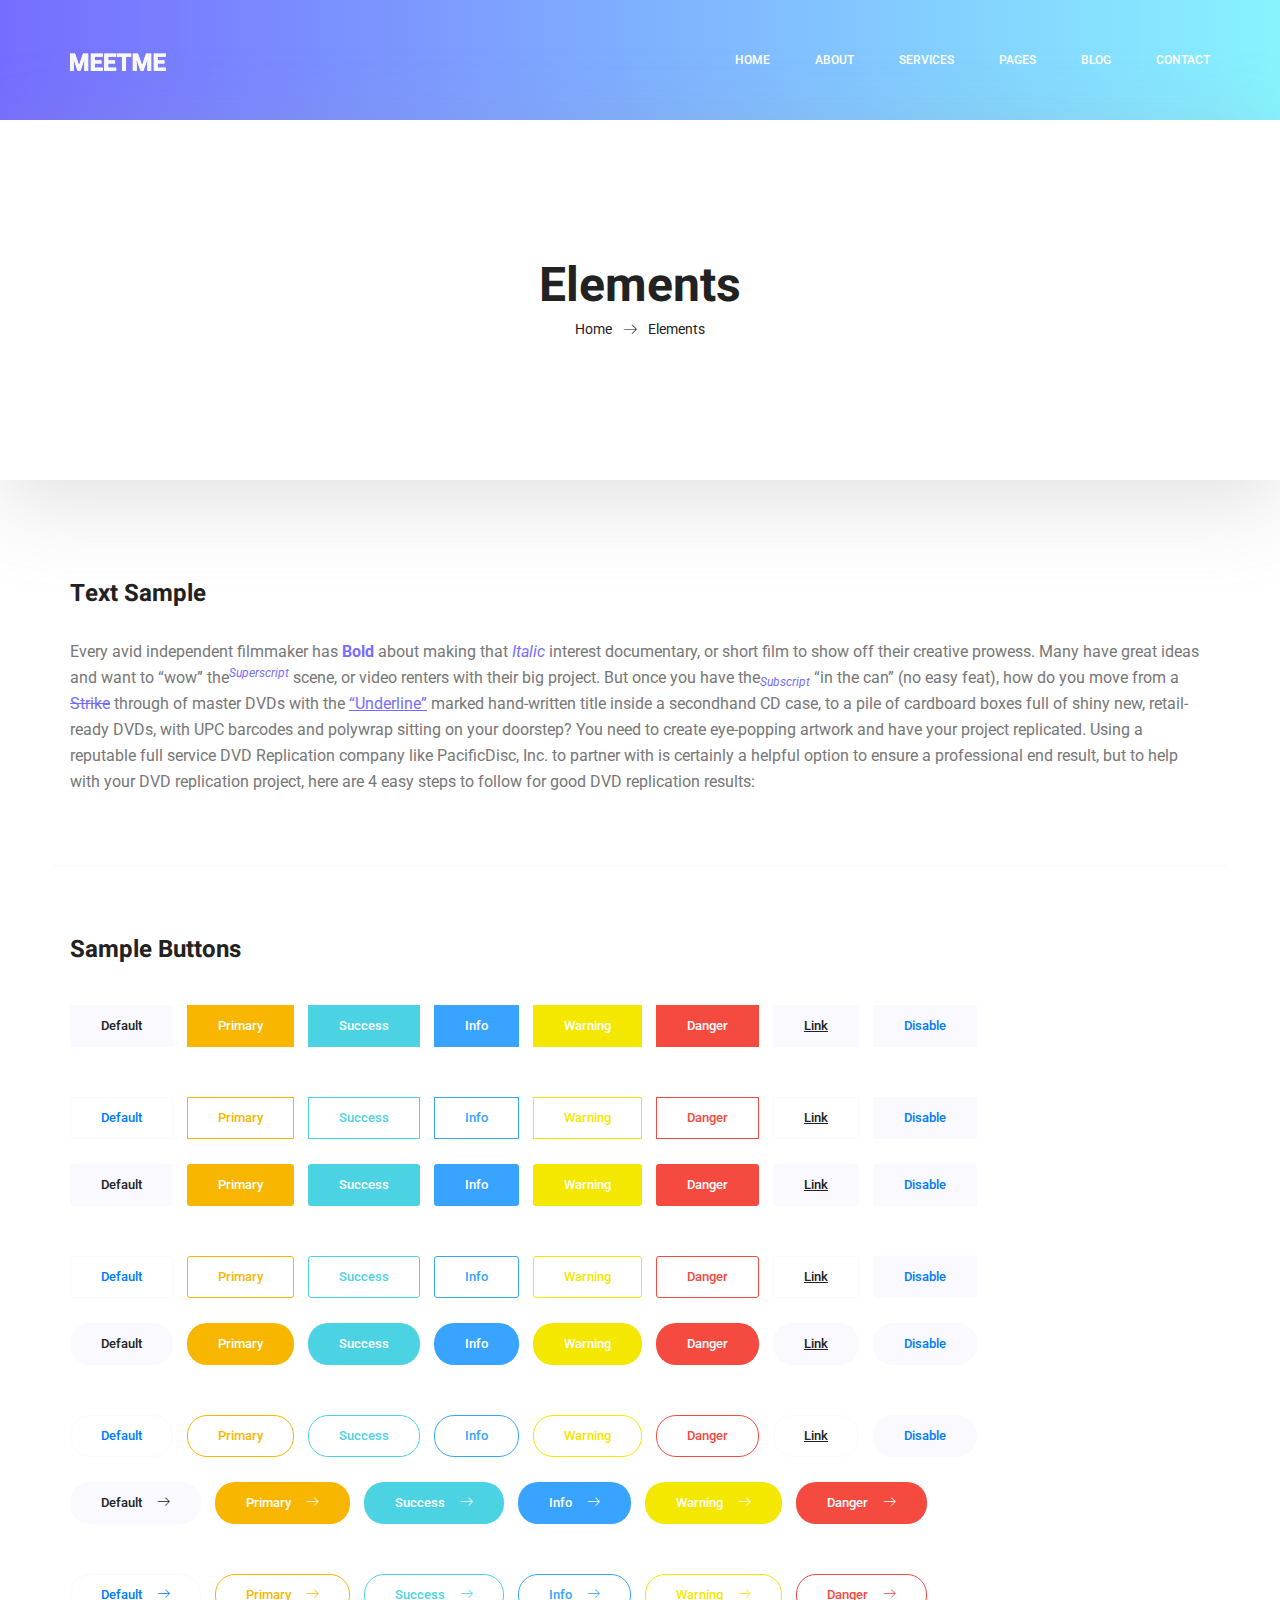
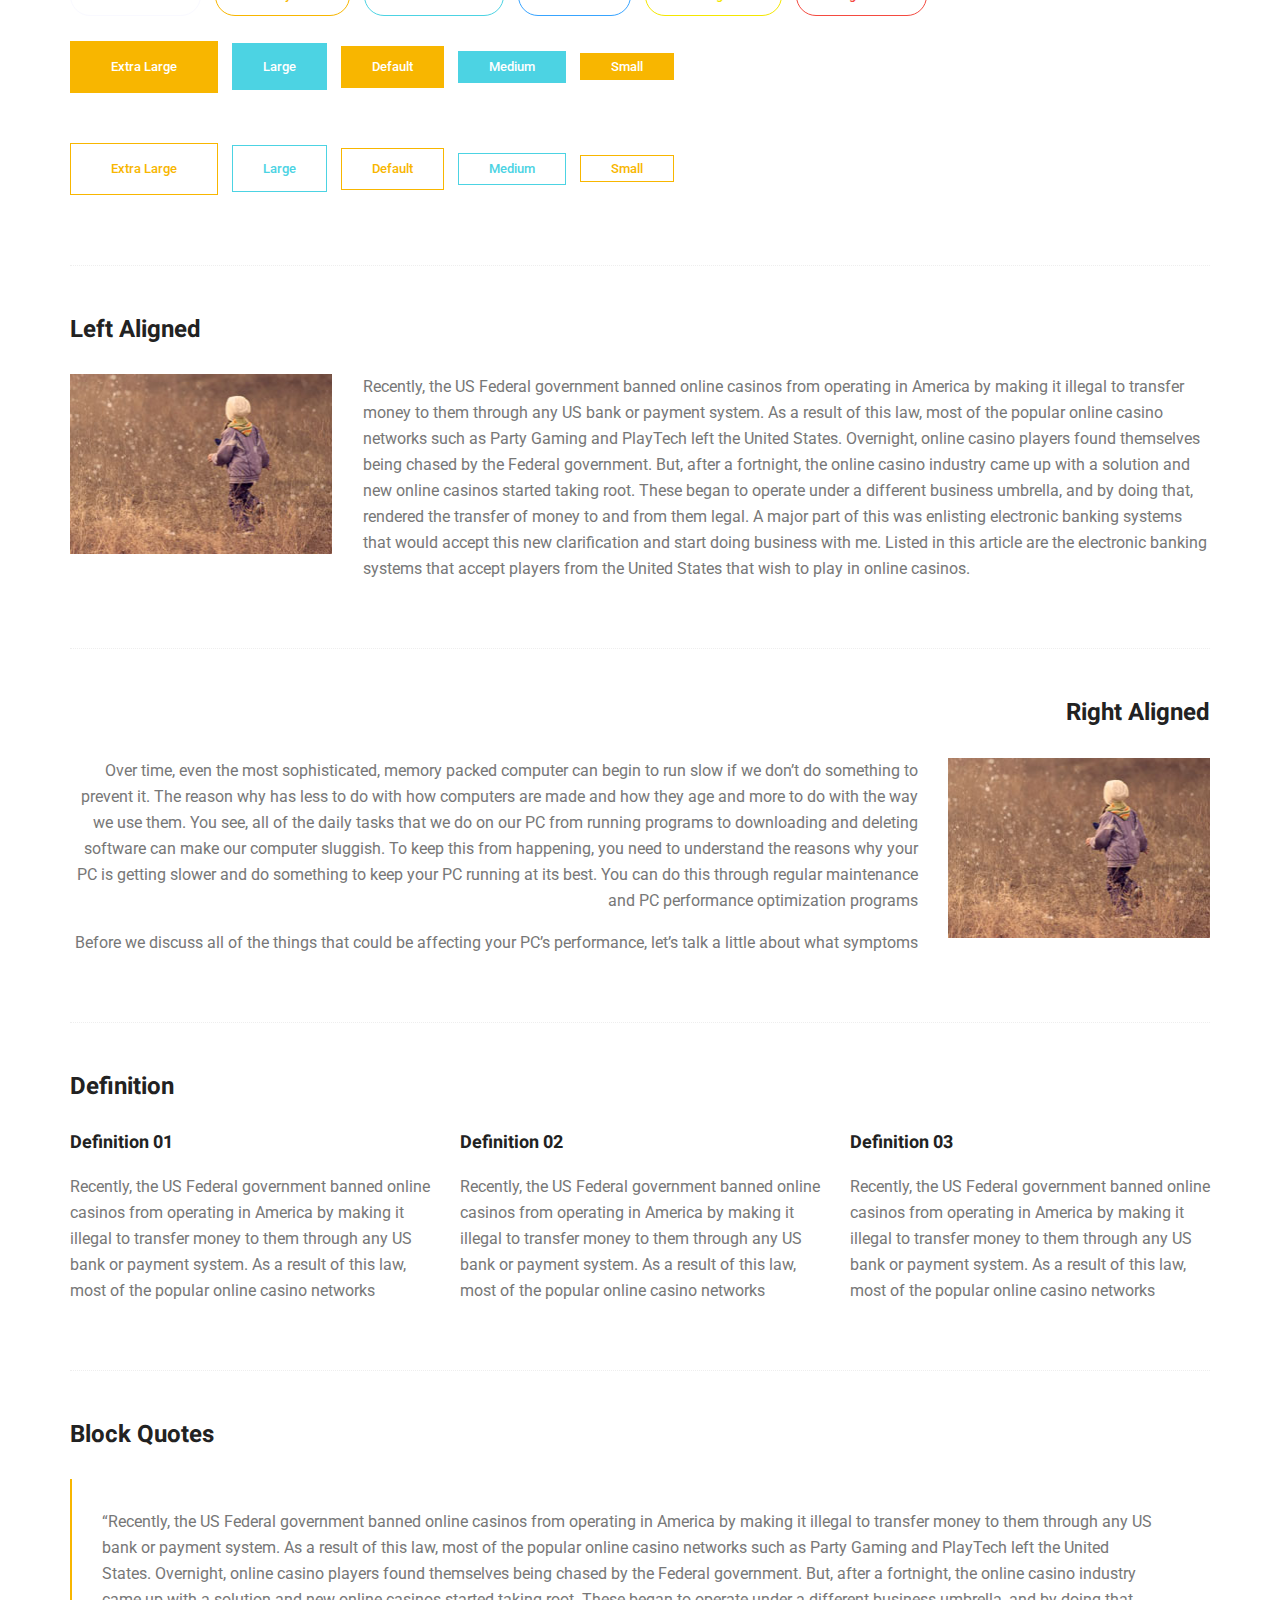
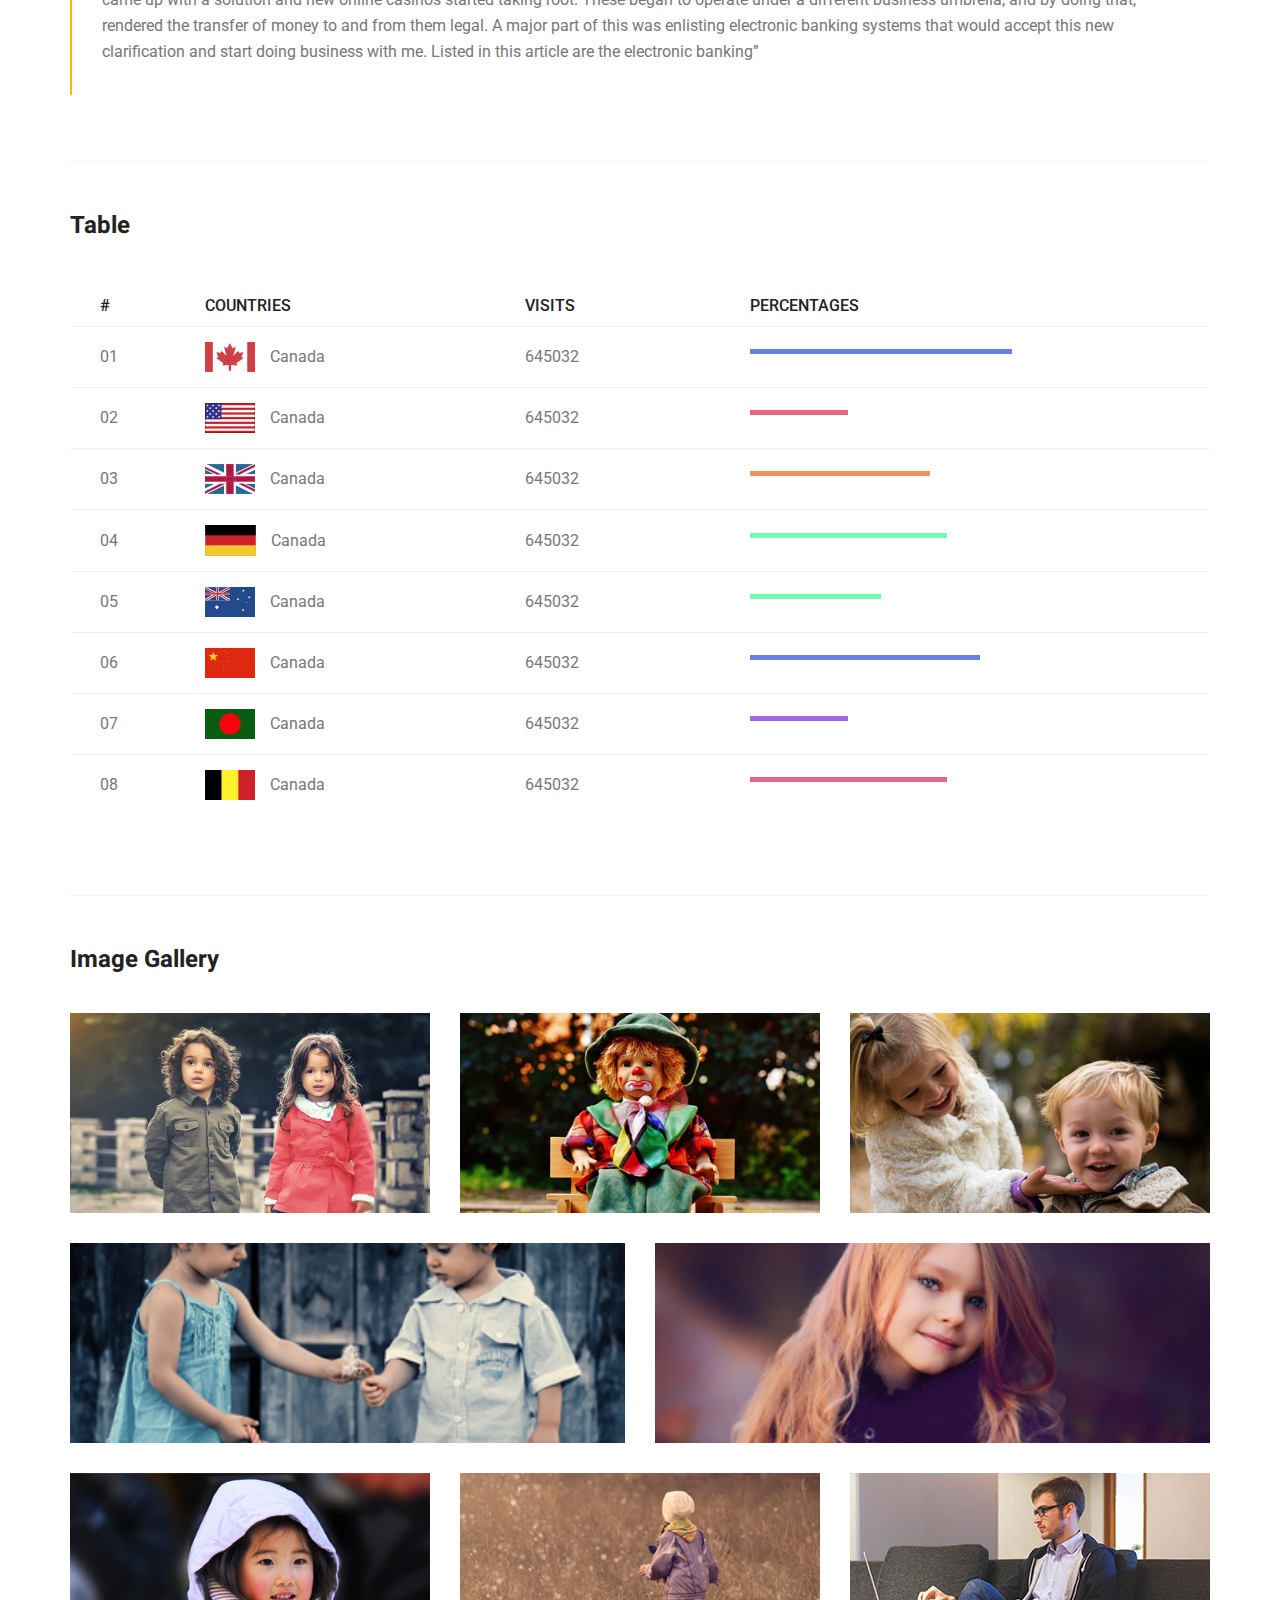
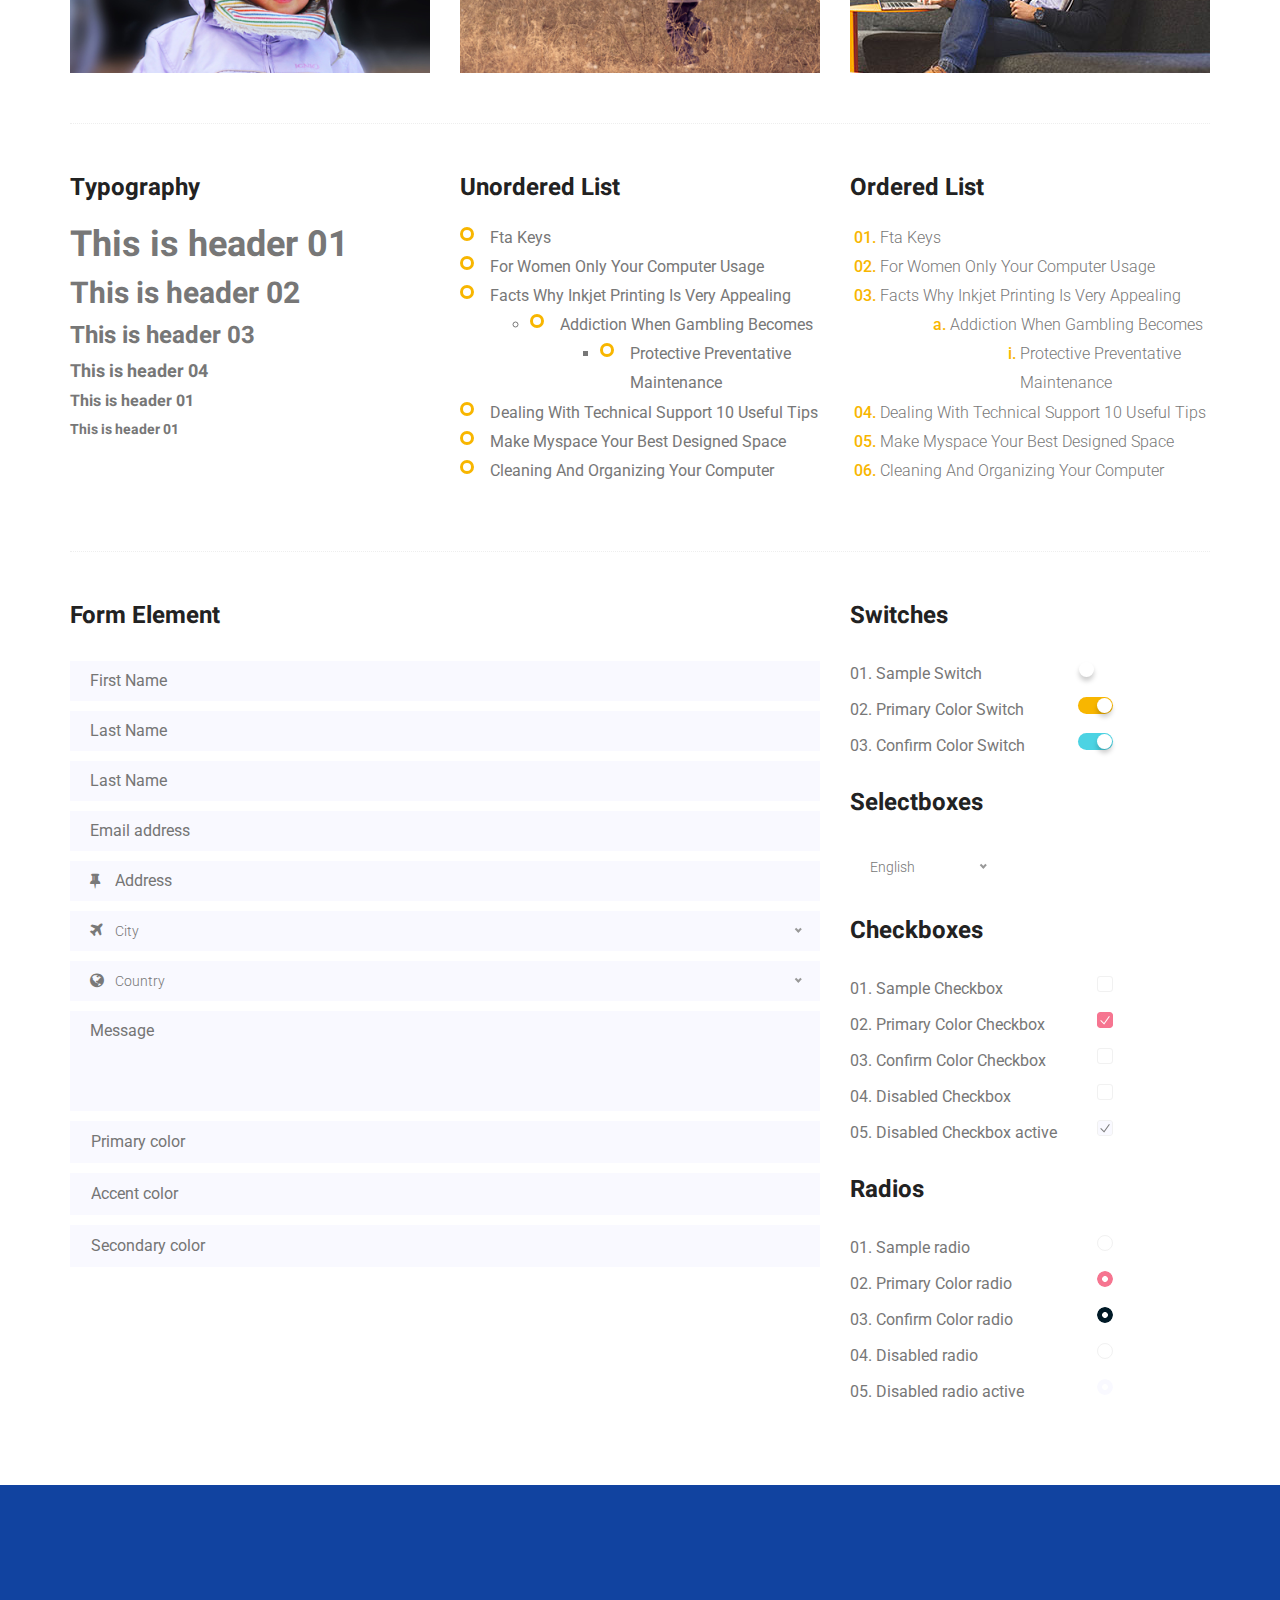
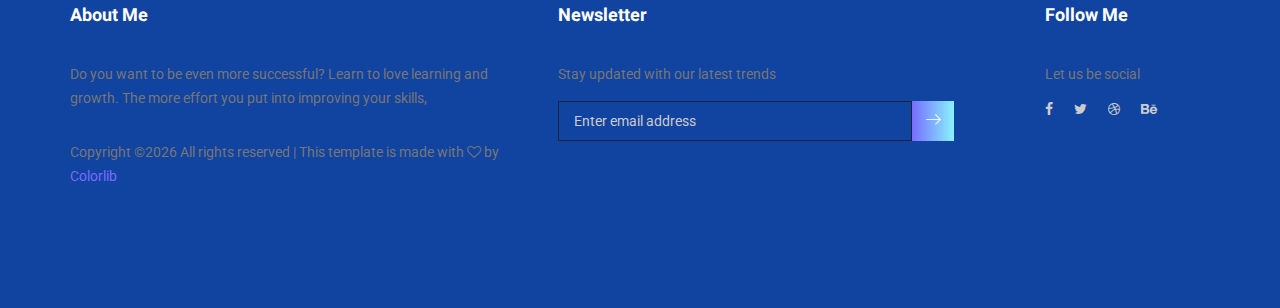
<file: elements.html>
<!doctype html>
<html lang="en">
    <head>
        <!-- Required meta tags -->
        <meta charset="utf-8">
        <meta name="viewport" content="width=device-width, initial-scale=1, shrink-to-fit=no">
        <link rel="icon" href="img/favicon.png" type="image/png">
        <title>MeetMe Personal</title>
        <!-- Bootstrap CSS -->
        <link rel="stylesheet" href="css/bootstrap.css">
        <link rel="stylesheet" href="vendors/linericon/style.css">
        <link rel="stylesheet" href="css/font-awesome.min.css">
        <link rel="stylesheet" href="vendors/owl-carousel/owl.carousel.min.css">
        <link rel="stylesheet" href="vendors/lightbox/simpleLightbox.css">
        <link rel="stylesheet" href="vendors/nice-select/css/nice-select.css">
        <link rel="stylesheet" href="vendors/animate-css/animate.css">
        <link rel="stylesheet" href="vendors/popup/magnific-popup.css">
        <!-- main css -->
        <link rel="stylesheet" href="css/style.css">
        <link rel="stylesheet" href="css/responsive.css">
    </head>
    <body>
        
        <!--================Header Menu Area =================-->
        <header class="header_area">
            <div class="main_menu">
            	<nav class="navbar navbar-expand-lg navbar-light">
					<div class="container box_1620">
						<!-- Brand and toggle get grouped for better mobile display -->
						<a class="navbar-brand logo_h" href="index.html"><img src="img/logo.png" alt=""></a>
						<button class="navbar-toggler" type="button" data-toggle="collapse" data-target="#navbarSupportedContent" aria-controls="navbarSupportedContent" aria-expanded="false" aria-label="Toggle navigation">
							<span class="icon-bar"></span>
							<span class="icon-bar"></span>
							<span class="icon-bar"></span>
						</button>
						<!-- Collect the nav links, forms, and other content for toggling -->
						<div class="collapse navbar-collapse offset" id="navbarSupportedContent">
							<ul class="nav navbar-nav menu_nav ml-auto">
								<li class="nav-item active"><a class="nav-link" href="index.html">Home</a></li> 
								<li class="nav-item"><a class="nav-link" href="about-us.html">About</a></li> 
								<li class="nav-item"><a class="nav-link" href="services.html">Services</a></li> 
								<li class="nav-item submenu dropdown">
									<a href="#" class="nav-link dropdown-toggle" data-toggle="dropdown" role="button" aria-haspopup="true" aria-expanded="false">Pages</a>
									<ul class="dropdown-menu">
										<li class="nav-item"><a class="nav-link" href="portfolio.html">Portfolio</a></li>
										<li class="nav-item"><a class="nav-link" href="elements.html">Elements</a></li>
									</ul>
								</li> 
								<li class="nav-item submenu dropdown">
									<a href="#" class="nav-link dropdown-toggle" data-toggle="dropdown" role="button" aria-haspopup="true" aria-expanded="false">Blog</a>
									<ul class="dropdown-menu">
										<li class="nav-item"><a class="nav-link" href="blog.html">Blog</a></li>
										<li class="nav-item"><a class="nav-link" href="single-blog.html">Blog Details</a></li>
									</ul>
								</li> 
								<li class="nav-item"><a class="nav-link" href="contact.html">Contact</a></li>
							</ul>
						</div> 
					</div>
            	</nav>
            </div>
        </header>
        <!--================Header Menu Area =================-->
        
        <!--================Home Banner Area =================-->
        <section class="banner_area">
            <div class="box_1620">
				<div class="banner_inner d-flex align-items-center">
					<div class="container">
						<div class="banner_content text-center">
							<h2>Elements</h2>
							<div class="page_link">
								<a href="index.html">Home</a>
								<a href="elements.html">Elements</a>
							</div>
						</div>
					</div>
				</div>
            </div>
        </section>
        <!--================End Home Banner Area =================-->
        
        
        <!-- Start Sample Area -->
			<section class="sample-text-area">
				<div class="container">
					<h3 class="text-heading title_color">Text Sample</h3>
					<p class="sample-text">
						Every avid independent filmmaker has <b>Bold</b> about making that <i>Italic</i> interest documentary, or short film to show off their creative prowess. Many have great ideas and want to “wow” the<sup>Superscript</sup> scene, or video renters with their big project.  But once you have the<sub>Subscript</sub> “in the can” (no easy feat), how do you move from a <del>Strike</del> through of master DVDs with the <u>“Underline”</u> marked hand-written title inside a secondhand CD case, to a pile of cardboard boxes full of shiny new, retail-ready DVDs, with UPC barcodes and polywrap sitting on your doorstep?  You need to create eye-popping artwork and have your project replicated. Using a reputable full service DVD Replication company like PacificDisc, Inc. to partner with is certainly a helpful option to ensure a professional end result, but to help with your DVD replication project, here are 4 easy steps to follow for good DVD replication results: 

					</p>
				</div>
			</section>
			<!-- End Sample Area -->
			<!-- Start Button -->
			<section class="button-area">
				<div class="container border-top-generic">
					<h3 class="text-heading title_color">Sample Buttons</h3>
					<div class="button-group-area">
						<a href="#" class="genric-btn default">Default</a>
						<a href="#" class="genric-btn primary">Primary</a>
						<a href="#" class="genric-btn success">Success</a>
						<a href="#" class="genric-btn info">Info</a>
						<a href="#" class="genric-btn warning">Warning</a>
						<a href="#" class="genric-btn danger">Danger</a>
						<a href="#" class="genric-btn link">Link</a>
						<a href="#" class="genric-btn disable">Disable</a>
					</div>
					<div class="button-group-area mt-10">
						<a href="#" class="genric-btn default-border">Default</a>
						<a href="#" class="genric-btn primary-border">Primary</a>
						<a href="#" class="genric-btn success-border">Success</a>
						<a href="#" class="genric-btn info-border">Info</a>
						<a href="#" class="genric-btn warning-border">Warning</a>
						<a href="#" class="genric-btn danger-border">Danger</a>
						<a href="#" class="genric-btn link-border">Link</a>
						<a href="#" class="genric-btn disable">Disable</a>
					</div>
					<div class="button-group-area mt-40">
						<a href="#" class="genric-btn default radius">Default</a>
						<a href="#" class="genric-btn primary radius">Primary</a>
						<a href="#" class="genric-btn success radius">Success</a>
						<a href="#" class="genric-btn info radius">Info</a>
						<a href="#" class="genric-btn warning radius">Warning</a>
						<a href="#" class="genric-btn danger radius">Danger</a>
						<a href="#" class="genric-btn link radius">Link</a>
						<a href="#" class="genric-btn disable radius">Disable</a>
					</div>
					<div class="button-group-area mt-10">
						<a href="#" class="genric-btn default-border radius">Default</a>
						<a href="#" class="genric-btn primary-border radius">Primary</a>
						<a href="#" class="genric-btn success-border radius">Success</a>
						<a href="#" class="genric-btn info-border radius">Info</a>
						<a href="#" class="genric-btn warning-border radius">Warning</a>
						<a href="#" class="genric-btn danger-border radius">Danger</a>
						<a href="#" class="genric-btn link-border radius">Link</a>
						<a href="#" class="genric-btn disable radius">Disable</a>
					</div>
					<div class="button-group-area mt-40">
						<a href="#" class="genric-btn default circle">Default</a>
						<a href="#" class="genric-btn primary circle">Primary</a>
						<a href="#" class="genric-btn success circle">Success</a>
						<a href="#" class="genric-btn info circle">Info</a>
						<a href="#" class="genric-btn warning circle">Warning</a>
						<a href="#" class="genric-btn danger circle">Danger</a>
						<a href="#" class="genric-btn link circle">Link</a>
						<a href="#" class="genric-btn disable circle">Disable</a>
					</div>
					<div class="button-group-area mt-10">
						<a href="#" class="genric-btn default-border circle">Default</a>
						<a href="#" class="genric-btn primary-border circle">Primary</a>
						<a href="#" class="genric-btn success-border circle">Success</a>
						<a href="#" class="genric-btn info-border circle">Info</a>
						<a href="#" class="genric-btn warning-border circle">Warning</a>
						<a href="#" class="genric-btn danger-border circle">Danger</a>
						<a href="#" class="genric-btn link-border circle">Link</a>
						<a href="#" class="genric-btn disable circle">Disable</a>
					</div>
					<div class="button-group-area mt-40">
						<a href="#" class="genric-btn default circle arrow">Default<span class="lnr lnr-arrow-right"></span></a>
						<a href="#" class="genric-btn primary circle arrow">Primary<span class="lnr lnr-arrow-right"></span></a>
						<a href="#" class="genric-btn success circle arrow">Success<span class="lnr lnr-arrow-right"></span></a>
						<a href="#" class="genric-btn info circle arrow">Info<span class="lnr lnr-arrow-right"></span></a>
						<a href="#" class="genric-btn warning circle arrow">Warning<span class="lnr lnr-arrow-right"></span></a>
						<a href="#" class="genric-btn danger circle arrow">Danger<span class="lnr lnr-arrow-right"></span></a>
					</div>
					<div class="button-group-area mt-10">
						<a href="#" class="genric-btn default-border circle arrow">Default<span class="lnr lnr-arrow-right"></span></a>
						<a href="#" class="genric-btn primary-border circle arrow">Primary<span class="lnr lnr-arrow-right"></span></a>
						<a href="#" class="genric-btn success-border circle arrow">Success<span class="lnr lnr-arrow-right"></span></a>
						<a href="#" class="genric-btn info-border circle arrow">Info<span class="lnr lnr-arrow-right"></span></a>
						<a href="#" class="genric-btn warning-border circle arrow">Warning<span class="lnr lnr-arrow-right"></span></a>
						<a href="#" class="genric-btn danger-border circle arrow">Danger<span class="lnr lnr-arrow-right"></span></a>
					</div>
					<div class="button-group-area mt-40">
						<a href="#" class="genric-btn primary e-large">Extra Large</a>
						<a href="#" class="genric-btn success large">Large</a>
						<a href="#" class="genric-btn primary">Default</a>
						<a href="#" class="genric-btn success medium">Medium</a>
						<a href="#" class="genric-btn primary small">Small</a>
					</div>
					<div class="button-group-area mt-10">
						<a href="#" class="genric-btn primary-border e-large">Extra Large</a>
						<a href="#" class="genric-btn success-border large">Large</a>
						<a href="#" class="genric-btn primary-border">Default</a>
						<a href="#" class="genric-btn success-border medium">Medium</a>
						<a href="#" class="genric-btn primary-border small">Small</a>
					</div>
				</div>
			</section>
			<!-- End Button -->
			<!-- Start Align Area -->
			<div class="whole-wrap">
				<div class="container">
					<div class="section-top-border">
						<h3 class="mb-30 title_color">Left Aligned</h3>
						<div class="row">
							<div class="col-md-3">
								<img src="img/elements/d.jpg" alt="" class="img-fluid">
							</div>
							<div class="col-md-9 mt-sm-20 left-align-p">
								<p>Recently, the US Federal government banned online casinos from operating in America by making it illegal to transfer money to them through any US bank or payment system. As a result of this law, most of the popular online casino networks such as Party Gaming and PlayTech left the United States. Overnight, online casino players found themselves being chased by the Federal government. But, after a fortnight, the online casino industry came up with a solution and new online casinos started taking root. These began to operate under a different business umbrella, and by doing that, rendered the transfer of money to and from them legal. A major part of this was enlisting electronic banking systems that would accept this new clarification and start doing business with me. Listed in this article are the electronic banking systems that accept players from the United States that wish to play in online casinos.</p>
							</div>
						</div>
					</div>
					<div class="section-top-border text-right">
						<h3 class="mb-30 title_color">Right Aligned</h3>
						<div class="row">
							<div class="col-md-9">
								<p class="text-right">Over time, even the most sophisticated, memory packed computer can begin to run slow if we don’t do something to prevent it. The reason why has less to do with how computers are made and how they age and more to do with the way we use them. You see, all of the daily tasks that we do on our PC from running programs to downloading and deleting software can make our computer sluggish. To keep this from happening, you need to understand the reasons why your PC is getting slower and do something to keep your PC running at its best. You can do this through regular maintenance and PC performance optimization programs</p>
								<p class="text-right">Before we discuss all of the things that could be affecting your PC’s performance, let’s talk a little about what symptoms</p>
							</div>
							<div class="col-md-3">
								<img src="img/elements/d.jpg" alt="" class="img-fluid">
							</div>
						</div>
					</div>
					<div class="section-top-border">
						<h3 class="mb-30 title_color">Definition</h3>
						<div class="row">
							<div class="col-md-4">
								<div class="single-defination">
									<h4 class="mb-20">Definition 01</h4>
									<p>Recently, the US Federal government banned online casinos from operating in America by making it illegal to transfer money to them through any US bank or payment system. As a result of this law, most of the popular online casino networks</p>
								</div>
							</div>
							<div class="col-md-4">
								<div class="single-defination">
									<h4 class="mb-20">Definition 02</h4>
									<p>Recently, the US Federal government banned online casinos from operating in America by making it illegal to transfer money to them through any US bank or payment system. As a result of this law, most of the popular online casino networks</p>
								</div>
							</div>
							<div class="col-md-4">
								<div class="single-defination">
									<h4 class="mb-20">Definition 03</h4>
									<p>Recently, the US Federal government banned online casinos from operating in America by making it illegal to transfer money to them through any US bank or payment system. As a result of this law, most of the popular online casino networks</p>
								</div>
							</div>
						</div>
					</div>
					<div class="section-top-border">
						<h3 class="mb-30 title_color">Block Quotes</h3>
						<div class="row">
							<div class="col-lg-12">
								<blockquote class="generic-blockquote">
									“Recently, the US Federal government banned online casinos from operating in America by making it illegal to transfer money to them through any US bank or payment system. As a result of this law, most of the popular online casino networks such as Party Gaming and PlayTech left the United States. Overnight, online casino players found themselves being chased by the Federal government. But, after a fortnight, the online casino industry came up with a solution and new online casinos started taking root. These began to operate under a different business umbrella, and by doing that, rendered the transfer of money to and from them legal. A major part of this was enlisting electronic banking systems that would accept this new clarification and start doing business with me. Listed in this article are the electronic banking” 
								</blockquote>
							</div>
						</div>
					</div>
					<div class="section-top-border">
						<h3 class="mb-30 title_color">Table</h3>
						<div class="progress-table-wrap">
							<div class="progress-table">
								<div class="table-head">
									<div class="serial">#</div>
									<div class="country">Countries</div>
									<div class="visit">Visits</div>
									<div class="percentage">Percentages</div>
								</div>
								<div class="table-row">
									<div class="serial">01</div>
									<div class="country"> <img src="img/elements/f1.jpg" alt="flag">Canada</div>
									<div class="visit">645032</div>
									<div class="percentage">
										<div class="progress">
											<div class="progress-bar color-1" role="progressbar" style="width: 80%" aria-valuenow="80" aria-valuemin="0" aria-valuemax="100"></div>
										</div>
									</div>
								</div>
								<div class="table-row">
									<div class="serial">02</div>
									<div class="country"> <img src="img/elements/f2.jpg" alt="flag">Canada</div>
									<div class="visit">645032</div>
									<div class="percentage">
										<div class="progress">
											<div class="progress-bar color-2" role="progressbar" style="width: 30%" aria-valuenow="30" aria-valuemin="0" aria-valuemax="100"></div>
										</div>
									</div>
								</div>
								<div class="table-row">
									<div class="serial">03</div>
									<div class="country"> <img src="img/elements/f3.jpg" alt="flag">Canada</div>
									<div class="visit">645032</div>
									<div class="percentage">
										<div class="progress">
											<div class="progress-bar color-3" role="progressbar" style="width: 55%" aria-valuenow="55" aria-valuemin="0" aria-valuemax="100"></div>
										</div>
									</div>
								</div>
								<div class="table-row">
									<div class="serial">04</div>
									<div class="country"> <img src="img/elements/f4.jpg" alt="flag">Canada</div>
									<div class="visit">645032</div>
									<div class="percentage">
										<div class="progress">
											<div class="progress-bar color-4" role="progressbar" style="width: 60%" aria-valuenow="60" aria-valuemin="0" aria-valuemax="100"></div>
										</div>
									</div>
								</div>
								<div class="table-row">
									<div class="serial">05</div>
									<div class="country"> <img src="img/elements/f5.jpg" alt="flag">Canada</div>
									<div class="visit">645032</div>
									<div class="percentage">
										<div class="progress">
											<div class="progress-bar color-5" role="progressbar" style="width: 40%" aria-valuenow="40" aria-valuemin="0" aria-valuemax="100"></div>
										</div>
									</div>
								</div>
								<div class="table-row">
									<div class="serial">06</div>
									<div class="country"> <img src="img/elements/f6.jpg" alt="flag">Canada</div>
									<div class="visit">645032</div>
									<div class="percentage">
										<div class="progress">
											<div class="progress-bar color-6" role="progressbar" style="width: 70%" aria-valuenow="70" aria-valuemin="0" aria-valuemax="100"></div>
										</div>
									</div>
								</div>
								<div class="table-row">
									<div class="serial">07</div>
									<div class="country"> <img src="img/elements/f7.jpg" alt="flag">Canada</div>
									<div class="visit">645032</div>
									<div class="percentage">
										<div class="progress">
											<div class="progress-bar color-7" role="progressbar" style="width: 30%" aria-valuenow="30" aria-valuemin="0" aria-valuemax="100"></div>
										</div>
									</div>
								</div>
								<div class="table-row">
									<div class="serial">08</div>
									<div class="country"> <img src="img/elements/f8.jpg" alt="flag">Canada</div>
									<div class="visit">645032</div>
									<div class="percentage">
										<div class="progress">
											<div class="progress-bar color-8" role="progressbar" style="width: 60%" aria-valuenow="60" aria-valuemin="0" aria-valuemax="100"></div>
										</div>
									</div>
								</div>
							</div>
						</div>
					</div>
					<div class="section-top-border">
						<h3 class="title_color">Image Gallery</h3>
						<div class="row gallery-item">
							<div class="col-md-4">
								<a href="img/elements/g1.jpg" class="img-gal"><div class="single-gallery-image" style="background: url(img/elements/g1.jpg);"></div></a>
							</div>
							<div class="col-md-4">
								<a href="img/elements/g2.jpg" class="img-gal"><div class="single-gallery-image" style="background: url(img/elements/g2.jpg);"></div></a>
							</div>
							<div class="col-md-4">
								<a href="img/elements/g3.jpg" class="img-gal"><div class="single-gallery-image" style="background: url(img/elements/g3.jpg);"></div></a>
							</div>
							<div class="col-md-6">
								<a href="img/elements/g4.jpg" class="img-gal"><div class="single-gallery-image" style="background: url(img/elements/g4.jpg);"></div></a>
							</div>
							<div class="col-md-6">
								<a href="img/elements/g5.jpg" class="img-gal"><div class="single-gallery-image" style="background: url(img/elements/g5.jpg);"></div></a>
							</div>
							<div class="col-md-4">
								<a href="img/elements/g6.jpg" class="img-gal"><div class="single-gallery-image" style="background: url(img/elements/g6.jpg);"></div></a>
							</div>
							<div class="col-md-4">
								<a href="img/elements/g7.jpg" class="img-gal"><div class="single-gallery-image" style="background: url(img/elements/g7.jpg);"></div></a>
							</div>
							<div class="col-md-4">
								<a href="img/elements/g8.jpg" class="img-gal"><div class="single-gallery-image" style="background: url(img/elements/g8.jpg);"></div></a>
							</div>
						</div>
					</div>
					<div class="section-top-border">
						<div class="row">
							<div class="col-lg-4 col-sm-6 typo-sec">
								<h3 class="mb-20 title_color">Typography</h3>
								<div class="typography">
									<h1 class="typo-list">This is header 01</h1>
									<h2 class="typo-list">This is header 02</h2>
									<h3 class="typo-list">This is header 03</h3>
									<h4 class="typo-list">This is header 04</h4>
									<h5 class="typo-list">This is header 01</h5>
									<h6 class="typo-list">This is header 01</h6>
								</div>
							</div>
							<div class="col-lg-4 col-sm-6 mt-sm-30 typo-sec">
								<h3 class="mb-20 title_color">Unordered List</h3>
								<div class="">
									<ul class="unordered-list">
										<li>Fta Keys</li>
										<li>For Women Only Your Computer Usage</li>
										<li>Facts Why Inkjet Printing Is Very Appealing
											<ul>
												<li>Addiction When Gambling Becomes
													<ul>
														<li>Protective Preventative Maintenance</li>
													</ul>
												</li>
											</ul>
										</li>
										<li>Dealing With Technical Support 10 Useful Tips</li>
										<li>Make Myspace Your Best Designed Space</li>
										<li>Cleaning And Organizing Your Computer</li>
									</ul>
								</div>
							</div>
							<div class="col-lg-4 col-sm-6 mt-sm-30 typo-sec">
								<h3 class="mb-20 title_color">Ordered List</h3>
								<div class="">
									<ol class="ordered-list">
										<li><span>Fta Keys</span></li>
										<li><span>For Women Only Your Computer Usage</span></li>
										<li><span>Facts Why Inkjet Printing Is Very Appealing</span>
											<ol class="ordered-list-alpha">
												<li><span>Addiction When Gambling Becomes</span>
													<ol class="ordered-list-roman">
														<li><span>Protective Preventative Maintenance</span></li>
													</ol>
												</li>
											</ol>
										</li>
										<li><span>Dealing With Technical Support 10 Useful Tips</span></li>
										<li><span>Make Myspace Your Best Designed Space</span></li>
										<li><span>Cleaning And Organizing Your Computer</span></li>
									</ol>
								</div>
							</div>
						</div>
					</div>
					<div class="section-top-border">
						<div class="row">
							<div class="col-lg-8 col-md-8">
								<h3 class="mb-30 title_color">Form Element</h3>
								<form action="#">
									<div class="mt-10">
										<input type="text" name="first_name" placeholder="First Name" onfocus="this.placeholder = ''" onblur="this.placeholder = 'First Name'" required class="single-input">
									</div>
									<div class="mt-10">
										<input type="text" name="last_name" placeholder="Last Name" onfocus="this.placeholder = ''" onblur="this.placeholder = 'Last Name'" required class="single-input">
									</div>
									<div class="mt-10">
										<input type="text" name="last_name" placeholder="Last Name" onfocus="this.placeholder = ''" onblur="this.placeholder = 'Last Name'" required class="single-input">
									</div>
									<div class="mt-10">
										<input type="email" name="EMAIL" placeholder="Email address" onfocus="this.placeholder = ''" onblur="this.placeholder = 'Email address'" required class="single-input">
									</div>
									<div class="input-group-icon mt-10">
										<div class="icon"><i class="fa fa-thumb-tack" aria-hidden="true"></i></div>
										<input type="text" name="address" placeholder="Address" onfocus="this.placeholder = ''" onblur="this.placeholder = 'Address'" required class="single-input">
									</div>
									<div class="input-group-icon mt-10">
										<div class="icon"><i class="fa fa-plane" aria-hidden="true"></i></div>
										<div class="form-select" id="default-select">
											<select>
												<option value="1">City</option>
												<option value="1">Dhaka</option>
												<option value="1">Dilli</option>
												<option value="1">Newyork</option>
												<option value="1">Islamabad</option>
											</select>
										</div>
									</div>
									<div class="input-group-icon mt-10">
										<div class="icon"><i class="fa fa-globe" aria-hidden="true"></i></div>
										<div class="form-select" id="default-select2">
											<select>
												<option value="1">Country</option>
												<option value="1">Bangladesh</option>
												<option value="1">India</option>
												<option value="1">England</option>
												<option value="1">Srilanka</option>
											</select>
										</div>
									</div>
									
									<div class="mt-10">
										<textarea class="single-textarea" placeholder="Message" onfocus="this.placeholder = ''" onblur="this.placeholder = 'Message'" required></textarea>
									</div>
									<div class="mt-10">
										<input type="text" name="first_name" placeholder="Primary color" onfocus="this.placeholder = ''" onblur="this.placeholder = 'Primary color'" required class="single-input-primary">
									</div>
									<div class="mt-10">
										<input type="text" name="first_name" placeholder="Accent color" onfocus="this.placeholder = ''" onblur="this.placeholder = 'Accent color'" required class="single-input-accent">
									</div>
									<div class="mt-10">
										<input type="text" name="first_name" placeholder="Secondary color" onfocus="this.placeholder = ''" onblur="this.placeholder = 'Secondary color'" required class="single-input-secondary">
									</div>
								</form>
							</div>
							<div class="col-lg-3 col-md-4 mt-sm-30 element-wrap">
								<div class="single-element-widget">
									<h3 class="mb-30 title_color">Switches</h3>
									<div class="switch-wrap d-flex justify-content-between">
										<p>01. Sample Switch</p>
										<div class="primary-switch">
											<input type="checkbox" id="default-switch">
											<label for="default-switch"></label>
										</div>
									</div>
									<div class="switch-wrap d-flex justify-content-between">
										<p>02. Primary Color Switch</p>
										<div class="primary-switch">
											<input type="checkbox" id="primary-switch" checked>
											<label for="primary-switch"></label>
										</div>
									</div>
									<div class="switch-wrap d-flex justify-content-between">
										<p>03. Confirm Color Switch</p>
										<div class="confirm-switch">
											<input type="checkbox" id="confirm-switch" checked>
											<label for="confirm-switch"></label>
										</div>
									</div>
								</div>
								<div class="single-element-widget">
									<h3 class="mb-30 title_color">Selectboxes</h3>
									<div class="default-select" id="default-select">
										<select>
											<option value="1">English</option>
											<option value="1">Spanish</option>
											<option value="1">Arabic</option>
											<option value="1">Portuguise</option>
											<option value="1">Bengali</option>
										</select>
									</div>
								</div>
								<div class="single-element-widget">
									<h3 class="mb-30 title_color">Checkboxes</h3>
									<div class="switch-wrap d-flex justify-content-between">
										<p>01. Sample Checkbox</p>
										<div class="primary-checkbox">
											<input type="checkbox" id="default-checkbox">
											<label for="default-checkbox"></label>
										</div>
									</div>
									<div class="switch-wrap d-flex justify-content-between">
										<p>02. Primary Color Checkbox</p>
										<div class="primary-checkbox">
											<input type="checkbox" id="primary-checkbox" checked>
											<label for="primary-checkbox"></label>
										</div>
									</div>
									<div class="switch-wrap d-flex justify-content-between">
										<p>03. Confirm Color Checkbox</p>
										<div class="confirm-checkbox">
											<input type="checkbox" id="confirm-checkbox">
											<label for="confirm-checkbox"></label>
										</div>
									</div>
									<div class="switch-wrap d-flex justify-content-between">
										<p>04. Disabled Checkbox</p>
										<div class="disabled-checkbox">
											<input type="checkbox" id="disabled-checkbox" disabled>
											<label for="disabled-checkbox"></label>
										</div>
									</div>
									<div class="switch-wrap d-flex justify-content-between">
										<p>05. Disabled Checkbox active</p>
										<div class="disabled-checkbox">
											<input type="checkbox" id="disabled-checkbox-active" checked disabled>
											<label for="disabled-checkbox-active"></label>
										</div>
									</div>
								</div>
								<div class="single-element-widget">
									<h3 class="mb-30 title_color">Radios</h3>
									<div class="switch-wrap d-flex justify-content-between">
										<p>01. Sample radio</p>
										<div class="primary-radio">
											<input type="checkbox" id="default-radio">
											<label for="default-radio"></label>
										</div>
									</div>
									<div class="switch-wrap d-flex justify-content-between">
										<p>02. Primary Color radio</p>
										<div class="primary-radio">
											<input type="checkbox" id="primary-radio" checked>
											<label for="primary-radio"></label>
										</div>
									</div>
									<div class="switch-wrap d-flex justify-content-between">
										<p>03. Confirm Color radio</p>
										<div class="confirm-radio">
											<input type="checkbox" id="confirm-radio" checked>
											<label for="confirm-radio"></label>
										</div>
									</div>
									<div class="switch-wrap d-flex justify-content-between">
										<p>04. Disabled radio</p>
										<div class="disabled-radio">
											<input type="checkbox" id="disabled-radio" disabled>
											<label for="disabled-radio"></label>
										</div>
									</div>
									<div class="switch-wrap d-flex justify-content-between">
										<p>05. Disabled radio active</p>
										<div class="disabled-radio">
											<input type="checkbox" id="disabled-radio-active" checked disabled>
											<label for="disabled-radio-active"></label>
										</div>
									</div>
								</div>
							</div>
						</div>
					</div>
				</div>
			</div>
			<!-- End Align Area -->
        
        
        <!--================Footer Area =================-->
        <footer class="footer_area p_120">
        	<div class="container">
        		<div class="row footer_inner">
        			<div class="col-lg-5 col-sm-6">
        				<aside class="f_widget ab_widget">
        					<div class="f_title">
        						<h3>About Me</h3>
        					</div>
        					<p>Do you want to be even more successful? Learn to love learning and growth. The more effort you put into improving your skills,</p>
        					<p><!-- Link back to Colorlib can't be removed. Template is licensed under CC BY 3.0. -->
Copyright &copy;<script>document.write(new Date().getFullYear());</script> All rights reserved | This template is made with <i class="fa fa-heart-o" aria-hidden="true"></i> by <a href="https://colorlib.com" target="_blank">Colorlib</a>
<!-- Link back to Colorlib can't be removed. Template is licensed under CC BY 3.0. --></p>
        				</aside>
        			</div>
        			<div class="col-lg-5 col-sm-6">
        				<aside class="f_widget news_widget">
        					<div class="f_title">
        						<h3>Newsletter</h3>
        					</div>
        					<p>Stay updated with our latest trends</p>
        					<div id="mc_embed_signup">
                                <form target="_blank" action="https://spondonit.us12.list-manage.com/subscribe/post?u=1462626880ade1ac87bd9c93a&amp;id=92a4423d01" method="get" class="subscribe_form relative">
                                	<div class="input-group d-flex flex-row">
                                        <input name="EMAIL" placeholder="Enter email address" onfocus="this.placeholder = ''" onblur="this.placeholder = 'Email Address '" required="" type="email">
                                        <button class="btn sub-btn"><span class="lnr lnr-arrow-right"></span></button>		
                                    </div>				
                                    <div class="mt-10 info"></div>
                                </form>
                            </div>
        				</aside>
        			</div>
        			<div class="col-lg-2">
        				<aside class="f_widget social_widget">
        					<div class="f_title">
        						<h3>Follow Me</h3>
        					</div>
        					<p>Let us be social</p>
        					<ul class="list">
        						<li><a href="#"><i class="fa fa-facebook"></i></a></li>
        						<li><a href="#"><i class="fa fa-twitter"></i></a></li>
        						<li><a href="#"><i class="fa fa-dribbble"></i></a></li>
        						<li><a href="#"><i class="fa fa-behance"></i></a></li>
        					</ul>
        				</aside>
        			</div>
        		</div>
        	</div>
        </footer>
        <!--================End Footer Area =================-->
        
        
        
        
        <!-- Optional JavaScript -->
        <!-- jQuery first, then Popper.js, then Bootstrap JS -->
        <script src="js/jquery-3.3.1.min.js"></script>
        <script src="js/popper.js"></script>
        <script src="js/bootstrap.min.js"></script>
        <script src="js/stellar.js"></script>
        <script src="vendors/lightbox/simpleLightbox.min.js"></script>
        <script src="vendors/nice-select/js/jquery.nice-select.min.js"></script>
        <script src="vendors/isotope/imagesloaded.pkgd.min.js"></script>
        <script src="vendors/isotope/isotope.pkgd.min.js"></script>
        <script src="vendors/owl-carousel/owl.carousel.min.js"></script>
        <script src="vendors/popup/jquery.magnific-popup.min.js"></script>
        <script src="js/jquery.ajaxchimp.min.js"></script>
        <script src="vendors/counter-up/jquery.waypoints.min.js"></script>
        <script src="vendors/counter-up/jquery.counterup.min.js"></script>
        <script src="js/mail-script.js"></script>
        <script src="js/theme.js"></script>
    </body>
</html>
</file>
<file: vendors/linericon/style.css>
@font-face {
	font-family: 'Linearicons-Free';
	src:url('fonts/Linearicons-Free.eot?w118d');
	src:url('fonts/Linearicons-Free.eot?#iefixw118d') format('embedded-opentype'),
		url('fonts/Linearicons-Free.woff2?w118d') format('woff2'),
		url('fonts/Linearicons-Free.woff?w118d') format('woff'),
		url('fonts/Linearicons-Free.ttf?w118d') format('truetype'),
		url('fonts/Linearicons-Free.svg?w118d#Linearicons-Free') format('svg');
	font-weight: normal;
	font-style: normal;
}

.lnr {
	font-family: 'Linearicons-Free';
	speak: none;
	font-style: normal;
	font-weight: normal;
	font-variant: normal;
	text-transform: none;
	line-height: 1;

	/* Better Font Rendering =========== */
	-webkit-font-smoothing: antialiased;
	-moz-osx-font-smoothing: grayscale;
}

.lnr-home:before {
	content: "\e800";
}
.lnr-apartment:before {
	content: "\e801";
}
.lnr-pencil:before {
	content: "\e802";
}
.lnr-magic-wand:before {
	content: "\e803";
}
.lnr-drop:before {
	content: "\e804";
}
.lnr-lighter:before {
	content: "\e805";
}
.lnr-poop:before {
	content: "\e806";
}
.lnr-sun:before {
	content: "\e807";
}
.lnr-moon:before {
	content: "\e808";
}
.lnr-cloud:before {
	content: "\e809";
}
.lnr-cloud-upload:before {
	content: "\e80a";
}
.lnr-cloud-download:before {
	content: "\e80b";
}
.lnr-cloud-sync:before {
	content: "\e80c";
}
.lnr-cloud-check:before {
	content: "\e80d";
}
.lnr-database:before {
	content: "\e80e";
}
.lnr-lock:before {
	content: "\e80f";
}
.lnr-cog:before {
	content: "\e810";
}
.lnr-trash:before {
	content: "\e811";
}
.lnr-dice:before {
	content: "\e812";
}
.lnr-heart:before {
	content: "\e813";
}
.lnr-star:before {
	content: "\e814";
}
.lnr-star-half:before {
	content: "\e815";
}
.lnr-star-empty:before {
	content: "\e816";
}
.lnr-flag:before {
	content: "\e817";
}
.lnr-envelope:before {
	content: "\e818";
}
.lnr-paperclip:before {
	content: "\e819";
}
.lnr-inbox:before {
	content: "\e81a";
}
.lnr-eye:before {
	content: "\e81b";
}
.lnr-printer:before {
	content: "\e81c";
}
.lnr-file-empty:before {
	content: "\e81d";
}
.lnr-file-add:before {
	content: "\e81e";
}
.lnr-enter:before {
	content: "\e81f";
}
.lnr-exit:before {
	content: "\e820";
}
.lnr-graduation-hat:before {
	content: "\e821";
}
.lnr-license:before {
	content: "\e822";
}
.lnr-music-note:before {
	content: "\e823";
}
.lnr-film-play:before {
	content: "\e824";
}
.lnr-camera-video:before {
	content: "\e825";
}
.lnr-camera:before {
	content: "\e826";
}
.lnr-picture:before {
	content: "\e827";
}
.lnr-book:before {
	content: "\e828";
}
.lnr-bookmark:before {
	content: "\e829";
}
.lnr-user:before {
	content: "\e82a";
}
.lnr-users:before {
	content: "\e82b";
}
.lnr-shirt:before {
	content: "\e82c";
}
.lnr-store:before {
	content: "\e82d";
}
.lnr-cart:before {
	content: "\e82e";
}
.lnr-tag:before {
	content: "\e82f";
}
.lnr-phone-handset:before {
	content: "\e830";
}
.lnr-phone:before {
	content: "\e831";
}
.lnr-pushpin:before {
	content: "\e832";
}
.lnr-map-marker:before {
	content: "\e833";
}
.lnr-map:before {
	content: "\e834";
}
.lnr-location:before {
	content: "\e835";
}
.lnr-calendar-full:before {
	content: "\e836";
}
.lnr-keyboard:before {
	content: "\e837";
}
.lnr-spell-check:before {
	content: "\e838";
}
.lnr-screen:before {
	content: "\e839";
}
.lnr-smartphone:before {
	content: "\e83a";
}
.lnr-tablet:before {
	content: "\e83b";
}
.lnr-laptop:before {
	content: "\e83c";
}
.lnr-laptop-phone:before {
	content: "\e83d";
}
.lnr-power-switch:before {
	content: "\e83e";
}
.lnr-bubble:before {
	content: "\e83f";
}
.lnr-heart-pulse:before {
	content: "\e840";
}
.lnr-construction:before {
	content: "\e841";
}
.lnr-pie-chart:before {
	content: "\e842";
}
.lnr-chart-bars:before {
	content: "\e843";
}
.lnr-gift:before {
	content: "\e844";
}
.lnr-diamond:before {
	content: "\e845";
}
.lnr-linearicons:before {
	content: "\e846";
}
.lnr-dinner:before {
	content: "\e847";
}
.lnr-coffee-cup:before {
	content: "\e848";
}
.lnr-leaf:before {
	content: "\e849";
}
.lnr-paw:before {
	content: "\e84a";
}
.lnr-rocket:before {
	content: "\e84b";
}
.lnr-briefcase:before {
	content: "\e84c";
}
.lnr-bus:before {
	content: "\e84d";
}
.lnr-car:before {
	content: "\e84e";
}
.lnr-train:before {
	content: "\e84f";
}
.lnr-bicycle:before {
	content: "\e850";
}
.lnr-wheelchair:before {
	content: "\e851";
}
.lnr-select:before {
	content: "\e852";
}
.lnr-earth:before {
	content: "\e853";
}
.lnr-smile:before {
	content: "\e854";
}
.lnr-sad:before {
	content: "\e855";
}
.lnr-neutral:before {
	content: "\e856";
}
.lnr-mustache:before {
	content: "\e857";
}
.lnr-alarm:before {
	content: "\e858";
}
.lnr-bullhorn:before {
	content: "\e859";
}
.lnr-volume-high:before {
	content: "\e85a";
}
.lnr-volume-medium:before {
	content: "\e85b";
}
.lnr-volume-low:before {
	content: "\e85c";
}
.lnr-volume:before {
	content: "\e85d";
}
.lnr-mic:before {
	content: "\e85e";
}
.lnr-hourglass:before {
	content: "\e85f";
}
.lnr-undo:before {
	content: "\e860";
}
.lnr-redo:before {
	content: "\e861";
}
.lnr-sync:before {
	content: "\e862";
}
.lnr-history:before {
	content: "\e863";
}
.lnr-clock:before {
	content: "\e864";
}
.lnr-download:before {
	content: "\e865";
}
.lnr-upload:before {
	content: "\e866";
}
.lnr-enter-down:before {
	content: "\e867";
}
.lnr-exit-up:before {
	content: "\e868";
}
.lnr-bug:before {
	content: "\e869";
}
.lnr-code:before {
	content: "\e86a";
}
.lnr-link:before {
	content: "\e86b";
}
.lnr-unlink:before {
	content: "\e86c";
}
.lnr-thumbs-up:before {
	content: "\e86d";
}
.lnr-thumbs-down:before {
	content: "\e86e";
}
.lnr-magnifier:before {
	content: "\e86f";
}
.lnr-cross:before {
	content: "\e870";
}
.lnr-menu:before {
	content: "\e871";
}
.lnr-list:before {
	content: "\e872";
}
.lnr-chevron-up:before {
	content: "\e873";
}
.lnr-chevron-down:before {
	content: "\e874";
}
.lnr-chevron-left:before {
	content: "\e875";
}
.lnr-chevron-right:before {
	content: "\e876";
}
.lnr-arrow-up:before {
	content: "\e877";
}
.lnr-arrow-down:before {
	content: "\e878";
}
.lnr-arrow-left:before {
	content: "\e879";
}
.lnr-arrow-right:before {
	content: "\e87a";
}
.lnr-move:before {
	content: "\e87b";
}
.lnr-warning:before {
	content: "\e87c";
}
.lnr-question-circle:before {
	content: "\e87d";
}
.lnr-menu-circle:before {
	content: "\e87e";
}
.lnr-checkmark-circle:before {
	content: "\e87f";
}
.lnr-cross-circle:before {
	content: "\e880";
}
.lnr-plus-circle:before {
	content: "\e881";
}
.lnr-circle-minus:before {
	content: "\e882";
}
.lnr-arrow-up-circle:before {
	content: "\e883";
}
.lnr-arrow-down-circle:before {
	content: "\e884";
}
.lnr-arrow-left-circle:before {
	content: "\e885";
}
.lnr-arrow-right-circle:before {
	content: "\e886";
}
.lnr-chevron-up-circle:before {
	content: "\e887";
}
.lnr-chevron-down-circle:before {
	content: "\e888";
}
.lnr-chevron-left-circle:before {
	content: "\e889";
}
.lnr-chevron-right-circle:before {
	content: "\e88a";
}
.lnr-crop:before {
	content: "\e88b";
}
.lnr-frame-expand:before {
	content: "\e88c";
}
.lnr-frame-contract:before {
	content: "\e88d";
}
.lnr-layers:before {
	content: "\e88e";
}
.lnr-funnel:before {
	content: "\e88f";
}
.lnr-text-format:before {
	content: "\e890";
}
.lnr-text-format-remove:before {
	content: "\e891";
}
.lnr-text-size:before {
	content: "\e892";
}
.lnr-bold:before {
	content: "\e893";
}
.lnr-italic:before {
	content: "\e894";
}
.lnr-underline:before {
	content: "\e895";
}
.lnr-strikethrough:before {
	content: "\e896";
}
.lnr-highlight:before {
	content: "\e897";
}
.lnr-text-align-left:before {
	content: "\e898";
}
.lnr-text-align-center:before {
	content: "\e899";
}
.lnr-text-align-right:before {
	content: "\e89a";
}
.lnr-text-align-justify:before {
	content: "\e89b";
}
.lnr-line-spacing:before {
	content: "\e89c";
}
.lnr-indent-increase:before {
	content: "\e89d";
}
.lnr-indent-decrease:before {
	content: "\e89e";
}
.lnr-pilcrow:before {
	content: "\e89f";
}
.lnr-direction-ltr:before {
	content: "\e8a0";
}
.lnr-direction-rtl:before {
	content: "\e8a1";
}
.lnr-page-break:before {
	content: "\e8a2";
}
.lnr-sort-alpha-asc:before {
	content: "\e8a3";
}
.lnr-sort-amount-asc:before {
	content: "\e8a4";
}
.lnr-hand:before {
	content: "\e8a5";
}
.lnr-pointer-up:before {
	content: "\e8a6";
}
.lnr-pointer-right:before {
	content: "\e8a7";
}
.lnr-pointer-down:before {
	content: "\e8a8";
}
.lnr-pointer-left:before {
	content: "\e8a9";
}
</file>
<file: vendors/nice-select/css/nice-select.css>
.nice-select {
  -webkit-tap-highlight-color: transparent;
  background-color: #fff;
  border-radius: 5px;
  border: solid 1px #e8e8e8;
  box-sizing: border-box;
  clear: both;
  cursor: pointer;
  display: block;
  float: left;
  font-family: inherit;
  font-size: 14px;
  font-weight: normal;
  height: 42px;
  line-height: 40px;
  outline: none;
  padding-left: 18px;
  padding-right: 30px;
  position: relative;
  text-align: left !important;
  -webkit-transition: all 0.2s ease-in-out;
  transition: all 0.2s ease-in-out;
  -webkit-user-select: none;
     -moz-user-select: none;
      -ms-user-select: none;
          user-select: none;
  white-space: nowrap;
  width: auto; }
  .nice-select:hover {
    border-color: #dbdbdb; }
  .nice-select:active, .nice-select.open, .nice-select:focus {
    border-color: #999; }
  .nice-select:after {
    border-bottom: 2px solid #999;
    border-right: 2px solid #999;
    content: '';
    display: block;
    height: 5px;
    margin-top: -4px;
    pointer-events: none;
    position: absolute;
    right: 12px;
    top: 50%;
    -webkit-transform-origin: 66% 66%;
        -ms-transform-origin: 66% 66%;
            transform-origin: 66% 66%;
    -webkit-transform: rotate(45deg);
        -ms-transform: rotate(45deg);
            transform: rotate(45deg);
    -webkit-transition: all 0.15s ease-in-out;
    transition: all 0.15s ease-in-out;
    width: 5px; }
  .nice-select.open:after {
    -webkit-transform: rotate(-135deg);
        -ms-transform: rotate(-135deg);
            transform: rotate(-135deg); }
  .nice-select.open .list {
    opacity: 1;
    pointer-events: auto;
    -webkit-transform: scale(1) translateY(0);
        -ms-transform: scale(1) translateY(0);
            transform: scale(1) translateY(0); }
  .nice-select.disabled {
    border-color: #ededed;
    color: #999;
    pointer-events: none; }
    .nice-select.disabled:after {
      border-color: #cccccc; }
  .nice-select.wide {
    width: 100%; }
    .nice-select.wide .list {
      left: 0 !important;
      right: 0 !important; }
  .nice-select.right {
    float: right; }
    .nice-select.right .list {
      left: auto;
      right: 0; }
  .nice-select.small {
    font-size: 12px;
    height: 36px;
    line-height: 34px; }
    .nice-select.small:after {
      height: 4px;
      width: 4px; }
    .nice-select.small .option {
      line-height: 34px;
      min-height: 34px; }
  .nice-select .list {
    background-color: #fff;
    border-radius: 5px;
    box-shadow: 0 0 0 1px rgba(68, 68, 68, 0.11);
    box-sizing: border-box;
    margin-top: 4px;
    opacity: 0;
    overflow: hidden;
    padding: 0;
    pointer-events: none;
    position: absolute;
    top: 100%;
    left: 0;
    -webkit-transform-origin: 50% 0;
        -ms-transform-origin: 50% 0;
            transform-origin: 50% 0;
    -webkit-transform: scale(0.75) translateY(-21px);
        -ms-transform: scale(0.75) translateY(-21px);
            transform: scale(0.75) translateY(-21px);
    -webkit-transition: all 0.2s cubic-bezier(0.5, 0, 0, 1.25), opacity 0.15s ease-out;
    transition: all 0.2s cubic-bezier(0.5, 0, 0, 1.25), opacity 0.15s ease-out;
    z-index: 9; }
    .nice-select .list:hover .option:not(:hover) {
      background-color: transparent !important; }
  .nice-select .option {
    cursor: pointer;
    font-weight: 400;
    line-height: 40px;
    list-style: none;
    min-height: 40px;
    outline: none;
    padding-left: 18px;
    padding-right: 29px;
    text-align: left;
    -webkit-transition: all 0.2s;
    transition: all 0.2s; }
    .nice-select .option:hover, .nice-select .option.focus, .nice-select .option.selected.focus {
      background-color: #f6f6f6; }
    .nice-select .option.selected {
      font-weight: bold; }
    .nice-select .option.disabled {
      background-color: transparent;
      color: #999;
      cursor: default; }

.no-csspointerevents .nice-select .list {
  display: none; }

.no-csspointerevents .nice-select.open .list {
  display: block; }
</file>
<file: vendors/flaticon/flaticon.css>
/*
  	Flaticon icon font: Flaticon
  	Creation date: 26/06/2018 17:19
  	*/

@font-face {
  font-family: "Flaticon";
  src: url("./Flaticon.eot");
  src: url("./Flaticon.eot?#iefix") format("embedded-opentype"),
       url("./Flaticon.woff") format("woff"),
       url("./Flaticon.ttf") format("truetype"),
       url("./Flaticon.svg#Flaticon") format("svg");
  font-weight: normal;
  font-style: normal;
}

@media screen and (-webkit-min-device-pixel-ratio:0) {
  @font-face {
    font-family: "Flaticon";
    src: url("./Flaticon.svg#Flaticon") format("svg");
  }
}

[class^="flaticon-"]:before, [class*=" flaticon-"]:before,
[class^="flaticon-"]:after, [class*=" flaticon-"]:after {   
  font-family: Flaticon;
        font-size: 20px;
font-style: normal;
margin-left: 20px;
}

.flaticon-skyline:before { content: "\f100"; }
.flaticon-sketch:before { content: "\f101"; }
.flaticon-city:before { content: "\f102"; }
</file>
<file: css/style.css>
/*----------------------------------------------------
@File: Default Styles
@Author: Rocky Ahmed
@URL: http://wethemez.com
Author E-mail: rockybd1995@gmail.com

This file contains the styling for the actual theme, this
is the file you need to edit to change the look of the
theme.
---------------------------------------------------- */
/*=====================================================================
@Template Name: Builder Construction 
@Author: Rocky Ahmed
@Developed By: Rocky Ahmed
@Developer URL: http://rocky.wethemez.com
Author E-mail: rockybd1995@gmail.com

@Default Styles

Table of Content:
01/ Variables
02/ predefin
03/ header
04/ button
05/ banner
06/ breadcrumb
07/ about
08/ team
09/ project 
10/ price 
11/ team 
12/ blog 
13/ video  
14/ features  
15/ career  
16/ contact 
17/ footer

=====================================================================*/
/*----------------------------------------------------*/
/*font Variables*/
/*Color Variables*/
/*=================== fonts ====================*/
@import url("https://fonts.googleapis.com/css?family=Heebo:300,400,700,900|Roboto:300,400,500,700");
/*---------------------------------------------------- */
/*----------------------------------------------------*/
.list {
  list-style: none;
  margin: 0px;
  padding: 0px; }

a {
  text-decoration: none;
  transition: all 0.3s ease-in-out; }
  a:hover, a:focus {
    text-decoration: none;
    outline: none; }

.row.m0 {
  margin: 0px; }

  .list_social {
    list-style: none; /* Remove bullet points */
    padding: 0; /* Remove default padding */
    margin: 0; /* Remove default margin */
  }
  
  .list_social li {
    display: inline-block;
    margin-right: 10px;
    margin-top: 15%;
  }

  .list_social a {
    color: #08989e;
    text-decoration: none;
    font-size: 29px; /* Adjust the size as needed */
    display: flex;
    align-items: center;
    justify-content: center;
    width: 50px; /* Size of the circle */
    height: 50px; /* Size of the circle */
    background-color: #e6f7f8; /* Background color for the circle */
    border-radius: 50%; /* Make it a circle */
    transition: transform 0.2s ease, color 0.2s ease, background-color 0.2s ease;
  }

  .list_social a:hover {
    color: #066d72; /* Slightly darker shade for hover effect */
    background-color: #6ccfda; /* Slightly darker background for hover effect */
    transform: translateY(-3px);
  }


  wel_item {
    padding: 20px;
    margin-bottom: 20px;
    background-color: #f9f9f9;
    border-radius: 5px;
    transition: background-color 0.3s ease, transform 0.3s ease;
}
.wel_item:hover {
    background-color: #e6f7f8;
    transform: translateY(-5px);

}
.welcome_text h4 {
    margin-top: 20px;
    margin-bottom: 20px;
}



.btn-custom {
        background-color: #08989e;
        color: white;
        border: none;
  font-size: 2rem;
    }

    .btn-custom:hover {
        background-color: #067a7e;
    }

.btn-custom2{
        background-color: #08989e;
        color: white;
        border: none;;
    }

    .btn-custom2:hover {
        background-color: #067a7e;
    }
body {
  line-height: 26px;
  font-size: 16px;
  font-family: "Roboto", sans-serif;
  font-weight: normal;
  color: #777777; }

h1, h2, h3, h4, h5, h6 {
  font-family: "Heebo", sans-serif;
  font-weight: bold; }

button:focus {
  outline: none;
  box-shadow: none; }

.p0 {
  padding-left: 0px;
  padding-right: 0px; }

.p_120 {
  padding-top: 120px;
  padding-bottom: 120px; }

.p_100 {
  padding-top: 100px;
  padding-bottom: 100px; }

.pad_top {
  padding-top: 120px; }

.pad_bt {
  padding-bottom: 120px; }

.mt-25 {
  margin-top: 25px; }

@media (min-width: 1200px) {
  .container {
    max-width: 1170px; } }

@media (min-width: 1620px) {
  .box_1620 {
    max-width: 1620px;
    margin: auto;
    width: 100%;
    padding-left: 0px;
    padding-right: 0px; } }
/* Main Title Area css
============================================================================================ */
.main_title {
  text-align: center;
  max-width: 670px;
  margin: 0px auto 75px; }
  .main_title h2 {
    font-family: "Heebo", sans-serif;
    font-size: 36px;
    color: #222222;
    margin-bottom: 15px;
    text-transform: uppercase; }
  .main_title p {
    font-size: 16px;
    font-family: "Roboto", sans-serif;
    font-weight: normal;
    line-height: 26px;
    color: #777777;
    margin-bottom: 0px; }

/* End Main Title Area css
============================================================================================ */
/*---------------------------------------------------- */
/*----------------------------------------------------*/
.header_area {
  position: absolute;
  width: 100%;
  top: 0;
  left: 0;
  z-index: 99;
  transition: background 0.4s, all 0.3s linear; }
  .header_area .navbar {
    background: transparent;
    padding: 0px;
    border: 0px;
    border-radius: 0px; }
    .header_area .navbar .nav .nav-item {
      margin-right: 45px; }
      .header_area .navbar .nav .nav-item .nav-link {
        font: 500 12px/120px "Roboto", sans-serif;
        text-transform: uppercase;
        color: #fff;
        padding: 0px;
        display: inline-block; }
        .header_area .navbar .nav .nav-item .nav-link:after {
          display: none; }
      .header_area .navbar .nav .nav-item:hover .nav-link, .header_area .navbar .nav .nav-item.active .nav-link {
        color: #fff; }
      .header_area .navbar .nav .nav-item.submenu {
        position: relative; }
        .header_area .navbar .nav .nav-item.submenu ul {
          border: none;
          padding: 0px;
          border-radius: 0px;
          box-shadow: none;
          margin: 0px;
          background: #fff;
          box-shadow: 0px 3px 16px 0px rgba(0, 0, 0, 0.1); }
          @media (min-width: 992px) {
            .header_area .navbar .nav .nav-item.submenu ul {
              position: absolute;
              top: 120%;
              left: 0px;
              min-width: 200px;
              text-align: left;
              opacity: 0;
              transition: all 300ms ease-in;
              visibility: hidden;
              display: block;
              border: none;
              padding: 0px;
              border-radius: 0px; } }
          .header_area .navbar .nav .nav-item.submenu ul:before {
            content: "";
            width: 0;
            height: 0;
            border-style: solid;
            border-width: 10px 10px 0 10px;
            border-color: #eeeeee transparent transparent transparent;
            position: absolute;
            right: 24px;
            top: 45px;
            z-index: 3;
            opacity: 0;
            transition: all 400ms linear; }
          .header_area .navbar .nav .nav-item.submenu ul .nav-item {
            display: block;
            float: none;
            margin-right: 0px;
            border-bottom: 1px solid #ededed;
            margin-left: 0px;
            transition: all 0.4s linear; }
            .header_area .navbar .nav .nav-item.submenu ul .nav-item .nav-link {
              line-height: 45px;
              color: #222222;
              padding: 0px 30px;
              transition: all 150ms linear;
              display: block;
              margin-right: 0px; }
            .header_area .navbar .nav .nav-item.submenu ul .nav-item:last-child {
              border-bottom: none; }
            .header_area .navbar .nav .nav-item.submenu ul .nav-item:hover .nav-link {
              background: #766dff;
              color: #fff; }
        @media (min-width: 992px) {
          .header_area .navbar .nav .nav-item.submenu:hover ul {
            visibility: visible;
            opacity: 1;
            top: 100%; } }
        .header_area .navbar .nav .nav-item.submenu:hover ul .nav-item {
          margin-top: 0px; }
      .header_area .navbar .nav .nav-item:last-child {
        margin-right: 0px; }
    .header_area .navbar .search {
      font-size: 12px;
      line-height: 60px;
      display: inline-block;
      color: #222222;
      margin-left: 80px; }
      .header_area .navbar .search i {
        font-weight: 600; }
  .header_area.navbar_fixed .main_menu {
    position: fixed;
    width: 100%;
    top: -70px;
    left: 0;
    right: 0;
    background: #12379c;
    transform: translateY(70px);
    transition: transform 500ms ease, background 500ms ease;
    -webkit-transition: transform 500ms ease, background 500ms ease;
    box-shadow: 0px 3px 16px 0px rgba(0, 0, 0, 0.1); }
    .header_area.navbar_fixed .main_menu .navbar .nav .nav-item .nav-link {
      line-height: 70px; }

.top_menu {
  background: #f9f9ff; }
  .top_menu .header_social li {
    display: inline-block;
    margin-right: 15px; }
    .top_menu .header_social li a {
      font-size: 14px;
      color: #777777;
      display: inline-block;
      line-height: 42px;
      transition: all 300ms linear 0s; }
    .top_menu .header_social li:last-child {
      margin-right: 0px; }
    .top_menu .header_social li:hover a {
      color: #766dff; }
  .top_menu .dn_btn {
    line-height: 42px;
    display: inline-block;
    font-size: 12px;
    margin-right: 30px;
    font-family: "Roboto", sans-serif;
    font-weight: normal;
    color: #777777;
    transition: all 300ms linear 0s; }
    .top_menu .dn_btn:hover {
      color: #766dff; }
    .top_menu .dn_btn:last-child {
      margin-right: 0px; }
  .top_menu .lan_pack {
    height: 30px;
    border: 1px solid #eeeeee;
    border-radius: 3px;
    line-height: 28px;
    font-size: 12px;
    font-family: "Roboto", sans-serif;
    font-weight: 500;
    padding-left: 19px;
    padding-right: 36px;
    color: #777777;
    background: #f9f9ff;
    margin-right: 5px;
    margin-top: 8px; }
    .top_menu .lan_pack .current {
      color: #777777; }
    .top_menu .lan_pack:after {
      content: "\f0d7";
      border: none !important;
      font: normal normal normal 12px/1 FontAwesome;
      transform: rotate(0deg);
      height: auto;
      margin-top: -6px;
      right: 20px; }

/*---------------------------------------------------- */
/*----------------------------------------------------*/
/* Home Banner Area css
============================================================================================ */
.home_banner_area {
  position: relative;
  z-index: 1;
  background-image: -moz-linear-gradient(0deg, #08989e 0%, #08989e 100%);
  background-image: -webkit-linear-gradient(0deg, #08989e 0%, #08989e 100%);
  background-image: -ms-linear-gradient(0deg, #08989e 0%, #08989e 100%);
  margin-bottom: 200px; }
  .home_banner_area .box_1620 {
    min-height: 700px;
    border-radius: 12px;
    position: relative;
    bottom: -200px;
    background: #fff;
    padding: 30px;
    box-shadow: 0px 20px 80px 0px rgba(153, 153, 153, 0.3); }
  .home_banner_area .banner_inner {
    position: relative;
    width: 100%;
    min-height: 700px;
    display: flex; }
    .home_banner_area .banner_inner .banner_content {
      color: #222222;
      vertical-align: middle;
      align-self: center;
      text-align: left; }
      .home_banner_area .banner_inner .banner_content .media .d-flex {
        padding-right: 125px; }
      .home_banner_area .banner_inner .banner_content .media .media-body {
        vertical-align: middle;
        align-self: center; }

.blog_banner {
  min-height: 780px;
  position: relative;
  z-index: 1;
  overflow: hidden;
  margin-bottom: 0px; }
  .blog_banner .banner_inner {
    background: #04091e;
    position: relative;
    overflow: hidden;
    width: 100%;
    min-height: 780px;
    z-index: 1; }
    .blog_banner .banner_inner .overlay {
      background: url(../img/banner/banner-2.jpg) no-repeat scroll center center;
      opacity: .5;
      height: 125%;
      position: absolute;
      left: 0px;
      top: 0px;
      width: 100%;
      z-index: -1; }
    .blog_banner .banner_inner .blog_b_text {
      max-width: 700px;
      margin: auto;
      color: #fff; }
      .blog_banner .banner_inner .blog_b_text h2 {
        font-size: 60px;
        font-weight: bold;
        font-family: "Heebo", sans-serif;
        line-height: 66px;
        margin-bottom: 15px;
        text-transform: uppercase; }
      .blog_banner .banner_inner .blog_b_text p {
        font-size: 16px;
        margin-bottom: 35px; }
      .blog_banner .banner_inner .blog_b_text .white_bg_btn {
        line-height: 42px;
        padding: 0px 45px;
        border-radius: 5px; }

.banner_box {
  max-width: 1620px;
  margin: auto; }

.banner_area {
  position: relative;
  z-index: 1;
  min-height: 350px;
  background-image: -moz-linear-gradient(0deg, #766dff 0%, #88f3ff 100%);
  background-image: -webkit-linear-gradient(0deg, #766dff 0%, #88f3ff 100%);
  background-image: -ms-linear-gradient(0deg, #766dff 0%, #88f3ff 100%);
  margin-bottom: 120px; }
  .banner_area .box_1620 {
    background: #fff;
    min-height: 360px;
    border-radius: 12px;
    position: relative;
    bottom: -120px;
    box-shadow: 0px 20px 80px 0px rgba(153, 153, 153, 0.3); }
  .banner_area .banner_inner {
    position: relative;
    overflow: hidden;
    width: 100%;
    min-height: 360px;
    z-index: 1; }
    .banner_area .banner_inner .banner_content h2 {
      color: #222222;
      font-size: 48px;
      font-family: "Heebo", sans-serif;
      margin-bottom: 0px;
      font-weight: bold; }
    .banner_area .banner_inner .banner_content .page_link a {
      font-size: 14px;
      color: #222222;
      font-family: "Roboto", sans-serif;
      margin-right: 32px;
      position: relative; }
      .banner_area .banner_inner .banner_content .page_link a:before {
        content: "\e87a";
        font-family: 'Linearicons-Free';
        position: absolute;
        right: -25px;
        top: 50%;
        transform: translateY(-50%); }
      .banner_area .banner_inner .banner_content .page_link a:last-child {
        margin-right: 0px; }
        .banner_area .banner_inner .banner_content .page_link a:last-child:before {
          display: none; }
      .banner_area .banner_inner .banner_content .page_link a:hover {
        color: #766dff; }

/* End Home Banner Area css
============================================================================================ */
/*---------------------------------------------------- */
/*----------------------------------------------------*/
/* Latest Blog Area css
============================================================================================ */
.latest_blog_inner {
  margin-bottom: -30px; }

.l_blog_item {
  margin-bottom: 30px; }
  .l_blog_item .date {
    font-size: 13px;
    font-family: "Roboto", sans-serif;
    font-weight: normal;
    color: #777777;
    margin-top: 20px;
    display: block;
    margin-bottom: 15px; }
  .l_blog_item h4 {
    font-size: 18px;
    line-height: 24px;
    color: #222222;
    border-bottom: 1px solid #eeeeee;
    padding-bottom: 20px;
    margin-bottom: 20px;
    transition: all 300ms linear 0s; }
  .l_blog_item p {
    margin-bottom: 0px; }
  .l_blog_item:hover h4 {
    color: #766dff; }

/* End Latest Blog Area css
============================================================================================ */
/*================= latest_blog_area css =============*/
.single-recent-blog-post {
  margin-bottom: 30px; }
  .single-recent-blog-post .thumb {
    overflow: hidden; }
    .single-recent-blog-post .thumb img {
      transition: all 0.7s linear; }
  .single-recent-blog-post .details {
    padding-top: 30px; }
    .single-recent-blog-post .details .sec_h4 {
      line-height: 24px;
      padding: 10px 0px 13px;
      transition: all 0.3s linear; }
      .single-recent-blog-post .details .sec_h4:hover {
        color: #777777; }
  .single-recent-blog-post .date {
    font-size: 14px;
    line-height: 24px;
    font-weight: 400; }
  .single-recent-blog-post:hover img {
    transform: scale(1.23) rotate(10deg); }

.tags .tag_btn {
  font-size: 12px;
  font-weight: 500;
  line-height: 20px;
  border: 1px solid #eeeeee;
  display: inline-block;
  padding: 1px 18px;
  text-align: center;
  color: #222222; }
  .tags .tag_btn:before {
    background: #766dff; }
  .tags .tag_btn + .tag_btn {
    margin-left: 2px; }

/*========= blog_categorie_area css ===========*/
.blog_categorie_area {
  padding-top: 80px;
  padding-bottom: 80px; }

.categories_post {
  position: relative;
  text-align: center;
  cursor: pointer; }
  .categories_post img {
    max-width: 100%; }
  .categories_post .categories_details {
    position: absolute;
    top: 20px;
    left: 20px;
    right: 20px;
    bottom: 20px;
    background: rgba(34, 34, 34, 0.8);
    color: #fff;
    transition: all 0.3s linear;
    display: flex;
    align-items: center;
    justify-content: center; }
    .categories_post .categories_details h5 {
      margin-bottom: 0px;
      font-size: 18px;
      line-height: 26px;
      text-transform: uppercase;
      color: #fff;
      position: relative; }
    .categories_post .categories_details p {
      font-weight: 300;
      font-size: 14px;
      line-height: 26px;
      margin-bottom: 0px; }
    .categories_post .categories_details .border_line {
      margin: 10px 0px;
      background: #fff;
      width: 100%;
      height: 1px; }
  .categories_post:hover .categories_details {
    background-image: -moz-linear-gradient(0deg, #766dff 0%, #88f3ff 100%);
    background-image: -webkit-linear-gradient(0deg, #766dff 0%, #88f3ff 100%);
    background-image: -ms-linear-gradient(0deg, #766dff 0%, #88f3ff 100%);
    opacity: 0.851; }

/*============ blog_left_sidebar css ==============*/
.blog_item {
  margin-bottom: 40px; }

.blog_info {
  padding-top: 30px; }
  .blog_info .post_tag {
    padding-bottom: 20px; }
    .blog_info .post_tag a {
      font: 300 14px/21px "Roboto", sans-serif;
      color: #222222; }
      .blog_info .post_tag a:hover {
        color: #777777; }
      .blog_info .post_tag a.active {
        color: #766dff; }
  .blog_info .blog_meta li a {
    font: 300 14px/20px "Roboto", sans-serif;
    color: #777777;
    vertical-align: middle;
    padding-bottom: 12px;
    display: inline-block; }
    .blog_info .blog_meta li a i {
      color: #222222;
      font-size: 16px;
      font-weight: 600;
      padding-left: 15px;
      line-height: 20px;
      vertical-align: middle; }
    .blog_info .blog_meta li a:hover {
      color: #766dff; }

.blog_post img {
  max-width: 100%; }

.blog_details {
  padding-top: 20px; }
  .blog_details h2 {
    font-size: 24px;
    line-height: 36px;
    color: #222222;
    font-weight: 600;
    transition: all 0.3s linear; }
    .blog_details h2:hover {
      color: #766dff; }
  .blog_details p {
    margin-bottom: 26px; }

.view_btn {
  font-size: 14px;
  line-height: 36px;
  display: inline-block;
  color: #222222;
  font-weight: 500;
  padding: 0px 30px;
  background: #fff; }

.blog_right_sidebar {
  border: 1px solid #eeeeee;
  background: #fafaff;
  padding: 30px; }
  .blog_right_sidebar .widget_title {
    font-size: 18px;
    line-height: 25px;
    background: #766dff;
    text-align: center;
    color: #fff;
    padding: 8px 0px;
    margin-bottom: 30px; }
  .blog_right_sidebar .search_widget .input-group .form-control {
    font-size: 14px;
    line-height: 29px;
    border: 0px;
    width: 100%;
    font-weight: 300;
    color: #fff;
    padding-left: 20px;
    border-radius: 45px;
    z-index: 0;
    background: #766dff; }
    .blog_right_sidebar .search_widget .input-group .form-control.placeholder {
      color: #fff; }
    .blog_right_sidebar .search_widget .input-group .form-control:-moz-placeholder {
      color: #fff; }
    .blog_right_sidebar .search_widget .input-group .form-control::-moz-placeholder {
      color: #fff; }
    .blog_right_sidebar .search_widget .input-group .form-control::-webkit-input-placeholder {
      color: #fff; }
    .blog_right_sidebar .search_widget .input-group .form-control:focus {
      box-shadow: none; }
  .blog_right_sidebar .search_widget .input-group .btn-default {
    position: absolute;
    right: 20px;
    background: transparent;
    border: 0px;
    box-shadow: none;
    font-size: 14px;
    color: #fff;
    padding: 0px;
    top: 50%;
    transform: translateY(-50%);
    z-index: 1; }
  .blog_right_sidebar .author_widget {
    text-align: center; }
    .blog_right_sidebar .author_widget h4 {
      font-size: 18px;
      line-height: 20px;
      color: #222222;
      margin-bottom: 5px;
      margin-top: 30px; }
    .blog_right_sidebar .author_widget p {
      margin-bottom: 0px; }
    .blog_right_sidebar .author_widget .social_icon {
      padding: 7px 0px 15px; }
      .blog_right_sidebar .author_widget .social_icon a {
        font-size: 14px;
        color: #222222;
        transition: all 0.2s linear; }
        .blog_right_sidebar .author_widget .social_icon a + a {
          margin-left: 20px; }
        .blog_right_sidebar .author_widget .social_icon a:hover {
          color: #766dff; }
  .blog_right_sidebar .popular_post_widget .post_item .media-body {
    justify-content: center;
    align-self: center;
    padding-left: 20px; }
    .blog_right_sidebar .popular_post_widget .post_item .media-body h3 {
      font-size: 14px;
      line-height: 20px;
      color: #222222;
      margin-bottom: 4px;
      transition: all 0.3s linear; }
      .blog_right_sidebar .popular_post_widget .post_item .media-body h3:hover {
        color: #766dff; }
    .blog_right_sidebar .popular_post_widget .post_item .media-body p {
      font-size: 12px;
      line-height: 21px;
      margin-bottom: 0px; }
  .blog_right_sidebar .popular_post_widget .post_item + .post_item {
    margin-top: 20px; }
  .blog_right_sidebar .post_category_widget .cat-list li {
    border-bottom: 2px dotted #eee;
    transition: all 0.3s ease 0s;
    padding-bottom: 12px; }
    .blog_right_sidebar .post_category_widget .cat-list li a {
      font-size: 14px;
      line-height: 20px;
      color: #777; }
      .blog_right_sidebar .post_category_widget .cat-list li a p {
        margin-bottom: 0px; }
    .blog_right_sidebar .post_category_widget .cat-list li + li {
      padding-top: 15px; }
    .blog_right_sidebar .post_category_widget .cat-list li:hover {
      border-color: #766dff; }
      .blog_right_sidebar .post_category_widget .cat-list li:hover a {
        color: #766dff; }
  .blog_right_sidebar .newsletter_widget {
    text-align: center; }
    .blog_right_sidebar .newsletter_widget .form-group {
      margin-bottom: 8px; }
    .blog_right_sidebar .newsletter_widget .input-group-prepend {
      margin-right: -1px; }
    .blog_right_sidebar .newsletter_widget .input-group-text {
      background: #fff;
      border-radius: 0px;
      vertical-align: top;
      font-size: 12px;
      line-height: 36px;
      padding: 0px 0px 0px 15px;
      border: 1px solid #eeeeee;
      border-right: 0px; }
    .blog_right_sidebar .newsletter_widget .form-control {
      font-size: 12px;
      line-height: 24px;
      color: #cccccc;
      border: 1px solid #eeeeee;
      border-left: 0px;
      border-radius: 0px; }
      .blog_right_sidebar .newsletter_widget .form-control.placeholder {
        color: #cccccc; }
      .blog_right_sidebar .newsletter_widget .form-control:-moz-placeholder {
        color: #cccccc; }
      .blog_right_sidebar .newsletter_widget .form-control::-moz-placeholder {
        color: #cccccc; }
      .blog_right_sidebar .newsletter_widget .form-control::-webkit-input-placeholder {
        color: #cccccc; }
      .blog_right_sidebar .newsletter_widget .form-control:focus {
        outline: none;
        box-shadow: none; }
    .blog_right_sidebar .newsletter_widget .bbtns {
      background: #766dff;
      color: #fff;
      font-size: 12px;
      line-height: 38px;
      display: inline-block;
      font-weight: 500;
      padding: 0px 24px 0px 24px;
      border-radius: 0; }
    .blog_right_sidebar .newsletter_widget .text-bottom {
      font-size: 12px; }
  .blog_right_sidebar .tag_cloud_widget ul li {
    display: inline-block; }
    .blog_right_sidebar .tag_cloud_widget ul li a {
      display: inline-block;
      border: 1px solid #eee;
      background: #fff;
      padding: 0px 13px;
      margin-bottom: 8px;
      transition: all 0.3s ease 0s;
      color: #222222;
      font-size: 12px; }
      .blog_right_sidebar .tag_cloud_widget ul li a:hover {
        background-image: -moz-linear-gradient(0deg, #766dff 0%, #88f3ff 100%);
        background-image: -webkit-linear-gradient(0deg, #766dff 0%, #88f3ff 100%);
        background-image: -ms-linear-gradient(0deg, #766dff 0%, #88f3ff 100%);
        color: #fff; }
  .blog_right_sidebar .br {
    width: 100%;
    height: 1px;
    background: #eeeeee;
    margin: 30px 0px; }

.blog-pagination {
  padding-top: 25px;
  padding-bottom: 95px; }
  .blog-pagination .page-link {
    border-radius: 0; }
  .blog-pagination .page-item {
    border: none; }

.page-link {
  background: transparent;
  font-weight: 400; }

.blog-pagination .page-item.active .page-link {
  background-color: #766dff;
  border-color: transparent;
  color: #fff; }

.blog-pagination .page-link {
  position: relative;
  display: block;
  padding: 0.5rem 0.75rem;
  margin-left: -1px;
  line-height: 1.25;
  color: #8a8a8a;
  border: none; }

.blog-pagination .page-link .lnr {
  font-weight: 600; }

.blog-pagination .page-item:last-child .page-link,
.blog-pagination .page-item:first-child .page-link {
  border-radius: 0; }

.blog-pagination .page-link:hover {
  color: #fff;
  text-decoration: none;
  background-color: #766dff;
  border-color: #eee; }

/*============ Start Blog Single Styles  =============*/
.single-post-area .social-links {
  padding-top: 10px; }
  .single-post-area .social-links li {
    display: inline-block;
    margin-bottom: 10px; }
    .single-post-area .social-links li a {
      color: #cccccc;
      padding: 7px;
      font-size: 14px;
      transition: all 0.2s linear; }
      .single-post-area .social-links li a:hover {
        color: #222222; }
.single-post-area .blog_details {
  padding-top: 26px; }
  .single-post-area .blog_details p {
    margin-bottom: 10px; }
.single-post-area .quotes {
  margin-top: 20px;
  margin-bottom: 30px;
  padding: 24px 35px 24px 30px;
  background-color: white;
  box-shadow: -20.84px 21.58px 30px 0px rgba(176, 176, 176, 0.1);
  font-size: 14px;
  line-height: 24px;
  color: #777;
  font-style: italic; }
.single-post-area .arrow {
  position: absolute; }
  .single-post-area .arrow .lnr {
    font-size: 20px;
    font-weight: 600; }
.single-post-area .thumb .overlay-bg {
  background: rgba(0, 0, 0, 0.8); }
.single-post-area .navigation-area {
  border-top: 1px solid #eee;
  padding-top: 30px;
  margin-top: 60px; }
  .single-post-area .navigation-area p {
    margin-bottom: 0px; }
  .single-post-area .navigation-area h4 {
    font-size: 18px;
    line-height: 25px;
    color: #222222; }
  .single-post-area .navigation-area .nav-left {
    text-align: left; }
    .single-post-area .navigation-area .nav-left .thumb {
      margin-right: 20px;
      background: #000; }
      .single-post-area .navigation-area .nav-left .thumb img {
        transition: all 300ms linear 0s; }
    .single-post-area .navigation-area .nav-left .lnr {
      margin-left: 20px;
      opacity: 0;
      transition: all 300ms linear 0s; }
    .single-post-area .navigation-area .nav-left:hover .lnr {
      opacity: 1; }
    .single-post-area .navigation-area .nav-left:hover .thumb img {
      opacity: .5; }
    @media (max-width: 767px) {
      .single-post-area .navigation-area .nav-left {
        margin-bottom: 30px; } }
  .single-post-area .navigation-area .nav-right {
    text-align: right; }
    .single-post-area .navigation-area .nav-right .thumb {
      margin-left: 20px;
      background: #000; }
      .single-post-area .navigation-area .nav-right .thumb img {
        transition: all 300ms linear 0s; }
    .single-post-area .navigation-area .nav-right .lnr {
      margin-right: 20px;
      opacity: 0;
      transition: all 300ms linear 0s; }
    .single-post-area .navigation-area .nav-right:hover .lnr {
      opacity: 1; }
    .single-post-area .navigation-area .nav-right:hover .thumb img {
      opacity: .5; }
@media (max-width: 991px) {
  .single-post-area .sidebar-widgets {
    padding-bottom: 0px; } }

.comments-area {
  background: #fafaff;
  border: 1px solid #eee;
  padding: 50px 30px;
  margin-top: 50px; }
  @media (max-width: 414px) {
    .comments-area {
      padding: 50px 8px; } }
  .comments-area h4 {
    text-align: center;
    margin-bottom: 50px;
    color: #222222;
    font-size: 18px; }
  .comments-area h5 {
    font-size: 16px;
    margin-bottom: 0px; }
  .comments-area a {
    color: #222222; }
  .comments-area .comment-list {
    padding-bottom: 48px; }
    .comments-area .comment-list:last-child {
      padding-bottom: 0px; }
    .comments-area .comment-list.left-padding {
      padding-left: 25px; }
    @media (max-width: 413px) {
      .comments-area .comment-list .single-comment h5 {
        font-size: 12px; }
      .comments-area .comment-list .single-comment .date {
        font-size: 11px; }
      .comments-area .comment-list .single-comment .comment {
        font-size: 10px; } }
  .comments-area .thumb {
    margin-right: 20px; }
  .comments-area .date {
    font-size: 13px;
    color: #cccccc;
    margin-bottom: 13px; }
  .comments-area .comment {
    color: #777777;
    margin-bottom: 0px; }
  .comments-area .btn-reply {
    background-color: #fff;
    color: #222222;
    border: 1px solid #eee;
    padding: 2px 18px;
    font-size: 12px;
    display: block;
    font-weight: 600;
    transition: all 300ms linear 0s; }
    .comments-area .btn-reply:hover {
      background-color: #766dff;
      color: #fff; }

.comment-form {
  background: #fafaff;
  text-align: center;
  border: 1px solid #eee;
  padding: 47px 30px 43px;
  margin-top: 50px;
  margin-bottom: 0px; }
  .comment-form h4 {
    text-align: center;
    margin-bottom: 50px;
    font-size: 18px;
    line-height: 22px;
    color: #222222; }
  .comment-form .name {
    padding-left: 0px; }
    @media (max-width: 767px) {
      .comment-form .name {
        padding-right: 0px;
        margin-bottom: 1rem; } }
  .comment-form .email {
    padding-right: 0px; }
    @media (max-width: 991px) {
      .comment-form .email {
        padding-left: 0px; } }
  .comment-form .form-control {
    padding: 8px 20px;
    background: #fff;
    border: none;
    border-radius: 0px;
    width: 100%;
    font-size: 14px;
    color: #777777;
    border: 1px solid transparent; }
    .comment-form .form-control:focus {
      box-shadow: none;
      border: 1px solid #eee; }
  .comment-form textarea.form-control {
    height: 140px;
    resize: none; }
  .comment-form ::-webkit-input-placeholder {
    /* Chrome/Opera/Safari */
    font-size: 13px;
    color: #777; }
  .comment-form ::-moz-placeholder {
    /* Firefox 19+ */
    font-size: 13px;
    color: #777; }
  .comment-form :-ms-input-placeholder {
    /* IE 10+ */
    font-size: 13px;
    color: #777; }
  .comment-form :-moz-placeholder {
    /* Firefox 18- */
    font-size: 13px;
    color: #777; }

/*============ End Blog Single Styles  =============*/
/*---------------------------------------------------- */
/*----------------------------------------------------*/
/* Reservation Form Area css
============================================================================================ */
.reservation_form_area .res_form_inner {
  max-width: 555px;
  margin: auto;
  box-shadow: 0px 10px 30px 0px rgba(153, 153, 153, 0.1);
  padding: 75px 50px;
  position: relative; }
  .reservation_form_area .res_form_inner:before {
    content: "";
    background: url(../img/contact-shap-1.png);
    position: absolute;
    left: -125px;
    height: 421px;
    width: 98px;
    top: 50%;
    transform: translateY(-50%); }
  .reservation_form_area .res_form_inner:after {
    content: "";
    background: url(../img/contact-shap-2.png);
    position: absolute;
    right: -125px;
    height: 421px;
    width: 98px;
    top: 50%;
    transform: translateY(-50%); }

.reservation_form .form-group input {
  height: 40px;
  border-radius: 0px;
  border: 1px solid #eeeeee;
  outline: none;
  box-shadow: none;
  padding: 0px 15px;
  font-size: 13px;
  font-family: "Roboto", sans-serif;
  font-weight: 300;
  color: #999999; }
  .reservation_form .form-group input.placeholder {
    font-size: 13px;
    font-family: "Roboto", sans-serif;
    font-weight: 300;
    color: #999999; }
  .reservation_form .form-group input:-moz-placeholder {
    font-size: 13px;
    font-family: "Roboto", sans-serif;
    font-weight: 300;
    color: #999999; }
  .reservation_form .form-group input::-moz-placeholder {
    font-size: 13px;
    font-family: "Roboto", sans-serif;
    font-weight: 300;
    color: #999999; }
  .reservation_form .form-group input::-webkit-input-placeholder {
    font-size: 13px;
    font-family: "Roboto", sans-serif;
    font-weight: 300;
    color: #999999; }
.reservation_form .form-group .res_select {
  height: 40px;
  border: 1px solid #eeeeee;
  border-radius: 0px;
  width: 100%;
  padding: 0px 15px;
  line-height: 36px; }
  .reservation_form .form-group .res_select .current {
    font-size: 13px;
    font-family: "Roboto", sans-serif;
    font-weight: 300;
    color: #999999; }
  .reservation_form .form-group .res_select:after {
    content: "\e874";
    font-family: 'Linearicons-Free';
    color: #cccccc;
    transform: rotate(0deg);
    border: none;
    margin-top: -17px;
    font-size: 13px;
    right: 22px; }
.reservation_form .form-group:last-child {
  text-align: center; }

/* End Reservation Form Area css
============================================================================================ */
/*============== contact_area css ================*/
.mapBox {
  height: 420px;
  margin-bottom: 80px; }

.contact_info .info_item {
  position: relative;
  padding-left: 45px; }
  .contact_info .info_item i {
    position: absolute;
    left: 0;
    top: 0;
    font-size: 20px;
    line-height: 24px;
    color: #08989e;
    font-weight: 600; }
  .contact_info .info_item h6 {
    font-size: 16px;
    line-height: 24px;
    color: "Roboto", sans-serif;
    font-weight: bold;
    margin-bottom: 0px;
    color: #222222; }
    .contact_info .info_item h6 a {
      color: #222222; }
  .contact_info .info_item p {
    font-size: 14px;
    line-height: 24px;
    padding: 2px 0px; }

.contact_form .form-group {
  margin-bottom: 10px; }
  .contact_form .form-group .form-control {
    font-size: 13px;
    line-height: 26px;
    color: #000000;
    border: 1px solid #08999e98;
    font-family: "Roboto", sans-serif;
    border-radius: 0px;
    padding-left: 20px; }
    .contact_form .form-group .form-control:focus {
      box-shadow: none;
      outline: none; }
    .contact_form .form-group .form-control.placeholder {
      color: #999; }
    .contact_form .form-group .form-control:-moz-placeholder {
      color: #999; }
    .contact_form .form-group .form-control::-moz-placeholder {
      color: #999; }
    .contact_form .form-group .form-control::-webkit-input-placeholder {
      color: #999; }
  .contact_form .form-group textarea {
    resize: none; }
    .contact_form .form-group textarea.form-control {
      height: 140px; }
.contact_form .submit_btn {
  margin-top: 20px;
  cursor: pointer; }

/* Contact Success and error Area css
============================================================================================ */
.modal-message .modal-dialog {
  position: absolute;
  top: 36%;
  left: 50%;
  transform: translateX(-50%) translateY(-50%) !important;
  margin: 0px;
  max-width: 500px;
  width: 100%; }
  .modal-message .modal-dialog .modal-content .modal-header {
    text-align: center;
    display: block;
    border-bottom: none;
    padding-top: 50px;
    padding-bottom: 50px; }
    .modal-message .modal-dialog .modal-content .modal-header .close {
      position: absolute;
      right: -15px;
      top: -15px;
      padding: 0px;
      color: #fff;
      opacity: 1;
      cursor: pointer; }
    .modal-message .modal-dialog .modal-content .modal-header h2 {
      display: block;
      text-align: center;
      color: #766dff;
      padding-bottom: 10px;
      font-family: "Roboto", sans-serif; }
    .modal-message .modal-dialog .modal-content .modal-header p {
      display: block; }

/* End Contact Success and error Area css
============================================================================================ */
/*---------------------------------------------------- */
/*----------------------------------------------------*/
/*============== Elements Area css ================*/
.mb-20 {
  margin-bottom: 20px; }

.mb-30 {
  margin-bottom: 30px; }

.sample-text-area {
  padding: 100px 0px; }
  .sample-text-area .title_color {
    margin-bottom: 30px; }
  .sample-text-area p {
    line-height: 26px; }
    .sample-text-area p b {
      font-weight: bold;
      color: #766dff; }
    .sample-text-area p i {
      color: #766dff;
      font-style: italic; }
    .sample-text-area p sup {
      color: #766dff;
      font-style: italic; }
    .sample-text-area p sub {
      color: #766dff;
      font-style: italic; }
    .sample-text-area p del {
      color: #766dff; }
    .sample-text-area p u {
      color: #766dff; }

/*============== End Elements Area css ================*/
/*==============Elements Button Area css ================*/
.elements_button .title_color {
  margin-bottom: 30px;
  color: #222222; }

.title_color {
  color: #222222; }

.button-group-area {
  margin-top: 15px; }
  .button-group-area:nth-child(odd) {
    margin-top: 40px; }
  .button-group-area:first-child {
    margin-top: 0px; }
  .button-group-area .theme_btn {
    margin-right: 10px; }
  .button-group-area .white_btn {
    margin-right: 10px; }
  .button-group-area .link {
    text-decoration: underline;
    color: #222222;
    background: transparent; }
    .button-group-area .link:hover {
      color: #fff; }
  .button-group-area .disable {
    background: transparent;
    color: #007bff;
    cursor: not-allowed; }
    .button-group-area .disable:before {
      display: none; }

.primary {
  background: #52c5fd; }
  .primary:before {
    background: #2faae6; }

.success {
  background: #4cd3e3; }
  .success:before {
    background: #2ebccd; }

.info {
  background: #38a4ff; }
  .info:before {
    background: #298cdf; }

.warning {
  background: #f4e700; }
  .warning:before {
    background: #e1d608; }

.danger {
  background: #f54940; }
  .danger:before {
    background: #e13b33; }

.primary-border {
  background: transparent;
  border: 1px solid #52c5fd;
  color: #52c5fd; }
  .primary-border:before {
    background: #52c5fd; }

.success-border {
  background: transparent;
  border: 1px solid #4cd3e3;
  color: #4cd3e3; }
  .success-border:before {
    background: #4cd3e3; }

.info-border {
  background: transparent;
  border: 1px solid #38a4ff;
  color: #38a4ff; }
  .info-border:before {
    background: #38a4ff; }

.warning-border {
  background: #fff;
  border: 1px solid #f4e700;
  color: #f4e700; }
  .warning-border:before {
    background: #f4e700; }

.danger-border {
  background: transparent;
  border: 1px solid #f54940;
  color: #f54940; }
  .danger-border:before {
    background: #f54940; }

.link-border {
  background: transparent;
  border: 1px solid #766dff;
  color: #766dff; }
  .link-border:before {
    background: #766dff; }

.radius {
  border-radius: 3px; }

.circle {
  border-radius: 20px; }

.arrow span {
  padding-left: 5px; }

.e-large {
  line-height: 50px;
  padding-top: 0px;
  padding-bottom: 0px; }

.large {
  line-height: 45px;
  padding-top: 0px;
  padding-bottom: 0px; }

.medium {
  line-height: 30px;
  padding-top: 0px;
  padding-bottom: 0px; }

.small {
  line-height: 25px;
  padding-top: 0px;
  padding-bottom: 0px; }

.general {
  line-height: 38px;
  padding-top: 0px;
  padding-bottom: 0px; }

/*==============End Elements Button Area css ================*/
/* =================================== */
/*  Elements Page Styles
/* =================================== */
/*---------- Start Elements Page -------------*/
.generic-banner {
  margin-top: 60px;
  text-align: center; }

.generic-banner .height {
  height: 600px; }

@media (max-width: 767.98px) {
  .generic-banner .height {
    height: 400px; } }
.generic-banner .generic-banner-content h2 {
  line-height: 1.2em;
  margin-bottom: 20px; }

@media (max-width: 991.98px) {
  .generic-banner .generic-banner-content h2 br {
    display: none; } }
.generic-banner .generic-banner-content p {
  text-align: center;
  font-size: 16px; }

@media (max-width: 991.98px) {
  .generic-banner .generic-banner-content p br {
    display: none; } }
.generic-content h1 {
  font-weight: 600; }

.about-generic-area {
  background: #fff; }

.about-generic-area p {
  margin-bottom: 20px; }

.white-bg {
  background: #fff; }

.section-top-border {
  padding: 50px 0;
  border-top: 1px dotted #eee; }

.switch-wrap {
  margin-bottom: 10px; }

.switch-wrap p {
  margin: 0; }

/*---------- End Elements Page -------------*/
.sample-text-area {
  padding: 100px 0 70px 0; }

.sample-text {
  margin-bottom: 0; }

.text-heading {
  margin-bottom: 30px;
  font-size: 24px; }

.typo-list {
  margin-bottom: 10px; }

@media (max-width: 767px) {
  .typo-sec {
    margin-bottom: 30px; } }
@media (max-width: 767px) {
  .element-wrap {
    margin-top: 30px; } }
b, sup, sub, u, del {
  color: #f8b600; }

h1 {
  font-size: 36px; }

h2 {
  font-size: 30px; }

h3 {
  font-size: 24px; }

h4 {
  font-size: 18px; }

h5 {
  font-size: 16px; }

h6 {
  font-size: 14px; }

.typography h1, .typography h2, .typography h3, .typography h4, .typography h5, .typography h6 {
  color: #777777; }

.button-area .border-top-generic {
  padding: 70px 15px;
  border-top: 1px dotted #eee; }

.button-group-area .genric-btn {
  margin-right: 10px;
  margin-top: 10px; }

.button-group-area .genric-btn:last-child {
  margin-right: 0; }

.circle {
  border-radius: 20px; }

.genric-btn {
  display: inline-block;
  outline: none;
  line-height: 40px;
  padding: 0 30px;
  font-size: .8em;
  text-align: center;
  text-decoration: none;
  font-weight: 500;
  cursor: pointer;
  -webkit-transition: all 0.3s ease 0s;
  -moz-transition: all 0.3s ease 0s;
  -o-transition: all 0.3s ease 0s;
  transition: all 0.3s ease 0s; }

.genric-btn:focus {
  outline: none; }

.genric-btn.e-large {
  padding: 0 40px;
  line-height: 50px; }

.genric-btn.large {
  line-height: 45px; }

.genric-btn.medium {
  line-height: 30px; }

.genric-btn.small {
  line-height: 25px; }

.genric-btn.radius {
  border-radius: 3px; }

.genric-btn.circle {
  border-radius: 20px; }

.genric-btn.arrow {
  display: -webkit-inline-box;
  display: -ms-inline-flexbox;
  display: inline-flex;
  -webkit-box-align: center;
  -ms-flex-align: center;
  align-items: center; }

.genric-btn.arrow span {
  margin-left: 10px; }

.genric-btn.default {
  color: #222222;
  background: #f9f9ff;
  border: 1px solid transparent; }

.genric-btn.default:hover {
  border: 1px solid #f9f9ff;
  background: #fff; }

.genric-btn.default-border {
  border: 1px solid #f9f9ff;
  background: #fff; }

.genric-btn.default-border:hover {
  color: #222222;
  background: #f9f9ff;
  border: 1px solid transparent; }

.genric-btn.primary {
  color: #fff;
  background: #f8b600;
  border: 1px solid transparent; }

.genric-btn.primary:hover {
  color: #f8b600;
  border: 1px solid #f8b600;
  background: #fff; }

.genric-btn.primary-border {
  color: #f8b600;
  border: 1px solid #f8b600;
  background: #fff; }

.genric-btn.primary-border:hover {
  color: #fff;
  background: #f8b600;
  border: 1px solid transparent; }

.genric-btn.success {
  color: #fff;
  background: #4cd3e3;
  border: 1px solid transparent; }

.genric-btn.success:hover {
  color: #4cd3e3;
  border: 1px solid #4cd3e3;
  background: #fff; }

.genric-btn.success-border {
  color: #4cd3e3;
  border: 1px solid #4cd3e3;
  background: #fff; }

.genric-btn.success-border:hover {
  color: #fff;
  background: #4cd3e3;
  border: 1px solid transparent; }

.genric-btn.info {
  color: #fff;
  background: #38a4ff;
  border: 1px solid transparent; }

.genric-btn.info:hover {
  color: #38a4ff;
  border: 1px solid #38a4ff;
  background: #fff; }

.genric-btn.info-border {
  color: #38a4ff;
  border: 1px solid #38a4ff;
  background: #fff; }

.genric-btn.info-border:hover {
  color: #fff;
  background: #38a4ff;
  border: 1px solid transparent; }

.genric-btn.warning {
  color: #fff;
  background: #f4e700;
  border: 1px solid transparent; }

.genric-btn.warning:hover {
  color: #f4e700;
  border: 1px solid #f4e700;
  background: #fff; }

.genric-btn.warning-border {
  color: #f4e700;
  border: 1px solid #f4e700;
  background: #fff; }

.genric-btn.warning-border:hover {
  color: #fff;
  background: #f4e700;
  border: 1px solid transparent; }

.genric-btn.danger {
  color: #fff;
  background: #f44a40;
  border: 1px solid transparent; }

.genric-btn.danger:hover {
  color: #f44a40;
  border: 1px solid #f44a40;
  background: #fff; }

.genric-btn.danger-border {
  color: #f44a40;
  border: 1px solid #f44a40;
  background: #fff; }

.genric-btn.danger-border:hover {
  color: #fff;
  background: #f44a40;
  border: 1px solid transparent; }

.genric-btn.link {
  color: #222222;
  background: #f9f9ff;
  text-decoration: underline;
  border: 1px solid transparent; }

.genric-btn.link:hover {
  color: #222222;
  border: 1px solid #f9f9ff;
  background: #fff; }

.genric-btn.link-border {
  color: #222222;
  border: 1px solid #f9f9ff;
  background: #fff;
  text-decoration: underline; }

.genric-btn.link-border:hover {
  color: #222222;
  background: #f9f9ff;
  border: 1px solid transparent; }

.genric-btn.disable {
  color: #222222, 0.3;
  background: #f9f9ff;
  border: 1px solid transparent;
  cursor: not-allowed; }

.generic-blockquote {
  padding: 30px 50px 30px 30px;
  background: #fff;
  border-left: 2px solid #f8b600; }

@media (max-width: 991px) {
  .progress-table-wrap {
    overflow-x: scroll; } }
.progress-table {
  background: #fff;
  padding: 15px 0px 30px 0px;
  min-width: 800px; }

.progress-table .serial {
  width: 11.83%;
  padding-left: 30px; }

.progress-table .country {
  width: 28.07%; }

.progress-table .visit {
  width: 19.74%; }

.progress-table .percentage {
  width: 40.36%;
  padding-right: 50px; }

.progress-table .table-head {
  display: flex; }

.progress-table .table-head .serial, .progress-table .table-head .country, .progress-table .table-head .visit, .progress-table .table-head .percentage {
  color: #222222;
  line-height: 40px;
  text-transform: uppercase;
  font-weight: 500; }

.progress-table .table-row {
  padding: 15px 0;
  border-top: 1px solid #edf3fd;
  display: flex; }

.progress-table .table-row .serial, .progress-table .table-row .country, .progress-table .table-row .visit, .progress-table .table-row .percentage {
  display: flex;
  align-items: center; }

.progress-table .table-row .country img {
  margin-right: 15px; }

.progress-table .table-row .percentage .progress {
  width: 80%;
  border-radius: 0px;
  background: transparent; }

.progress-table .table-row .percentage .progress .progress-bar {
  height: 5px;
  line-height: 5px; }

.progress-table .table-row .percentage .progress .progress-bar.color-1 {
  background-color: #6382e6; }

.progress-table .table-row .percentage .progress .progress-bar.color-2 {
  background-color: #e66686; }

.progress-table .table-row .percentage .progress .progress-bar.color-3 {
  background-color: #f09359; }

.progress-table .table-row .percentage .progress .progress-bar.color-4 {
  background-color: #73fbaf; }

.progress-table .table-row .percentage .progress .progress-bar.color-5 {
  background-color: #73fbaf; }

.progress-table .table-row .percentage .progress .progress-bar.color-6 {
  background-color: #6382e6; }

.progress-table .table-row .percentage .progress .progress-bar.color-7 {
  background-color: #a367e7; }

.progress-table .table-row .percentage .progress .progress-bar.color-8 {
  background-color: #e66686; }

.single-gallery-image {
  margin-top: 30px;
  background-repeat: no-repeat !important;
  background-position: center center !important;
  background-size: cover !important;
  height: 200px;
  -webkit-transition: all 0.3s ease 0s;
  -moz-transition: all 0.3s ease 0s;
  -o-transition: all 0.3s ease 0s;
  transition: all 0.3s ease 0s; }

.single-gallery-image:hover {
  opacity: .8; }

.list-style {
  width: 14px;
  height: 14px; }

.unordered-list li {
  position: relative;
  padding-left: 30px;
  line-height: 1.82em !important; }

.unordered-list li:before {
  content: "";
  position: absolute;
  width: 14px;
  height: 14px;
  border: 3px solid #f8b600;
  background: #fff;
  top: 4px;
  left: 0;
  border-radius: 50%; }

.ordered-list {
  margin-left: 30px; }

.ordered-list li {
  list-style-type: decimal-leading-zero;
  color: #f8b600;
  font-weight: 500;
  line-height: 1.82em !important; }

.ordered-list li span {
  font-weight: 300;
  color: #777777; }

.ordered-list-alpha li {
  margin-left: 30px;
  list-style-type: lower-alpha;
  color: #f8b600;
  font-weight: 500;
  line-height: 1.82em !important; }

.ordered-list-alpha li span {
  font-weight: 300;
  color: #777777; }

.ordered-list-roman li {
  margin-left: 30px;
  list-style-type: lower-roman;
  color: #f8b600;
  font-weight: 500;
  line-height: 1.82em !important; }

.ordered-list-roman li span {
  font-weight: 300;
  color: #777777; }

.single-input {
  display: block;
  width: 100%;
  line-height: 40px;
  border: none;
  outline: none;
  background: #f9f9ff;
  padding: 0 20px; }

.single-input:focus {
  outline: none; }

.input-group-icon {
  position: relative; }

.input-group-icon .icon {
  position: absolute;
  left: 20px;
  top: 0;
  line-height: 40px;
  z-index: 3; }

.input-group-icon .icon i {
  color: #797979; }

.input-group-icon .single-input {
  padding-left: 45px; }

.single-textarea {
  display: block;
  width: 100%;
  line-height: 40px;
  border: none;
  outline: none;
  background: #f9f9ff;
  padding: 0 20px;
  height: 100px;
  resize: none; }

.single-textarea:focus {
  outline: none; }

.single-input-primary {
  display: block;
  width: 100%;
  line-height: 40px;
  border: 1px solid transparent;
  outline: none;
  background: #f9f9ff;
  padding: 0 20px; }

.single-input-primary:focus {
  outline: none;
  border: 1px solid #f8b600; }

.single-input-accent {
  display: block;
  width: 100%;
  line-height: 40px;
  border: 1px solid transparent;
  outline: none;
  background: #f9f9ff;
  padding: 0 20px; }

.single-input-accent:focus {
  outline: none;
  border: 1px solid #eb6b55; }

.single-input-secondary {
  display: block;
  width: 100%;
  line-height: 40px;
  border: 1px solid transparent;
  outline: none;
  background: #f9f9ff;
  padding: 0 20px; }

.single-input-secondary:focus {
  outline: none;
  border: 1px solid #f09359; }

.default-switch {
  width: 35px;
  height: 17px;
  border-radius: 8.5px;
  background: #fff;
  position: relative;
  cursor: pointer; }

.default-switch input {
  position: absolute;
  left: 0;
  top: 0;
  right: 0;
  bottom: 0;
  width: 100%;
  height: 100%;
  opacity: 0;
  cursor: pointer; }

.default-switch input + label {
  position: absolute;
  top: 1px;
  left: 1px;
  width: 15px;
  height: 15px;
  border-radius: 50%;
  background: #f8b600;
  -webkit-transition: all 0.2s;
  -moz-transition: all 0.2s;
  -o-transition: all 0.2s;
  transition: all 0.2s;
  box-shadow: 0px 4px 5px 0px rgba(0, 0, 0, 0.2);
  cursor: pointer; }

.default-switch input:checked + label {
  left: 19px; }

.single-element-widget {
  margin-bottom: 30px; }

.primary-switch {
  width: 35px;
  height: 17px;
  border-radius: 8.5px;
  background: #fff;
  position: relative;
  cursor: pointer; }

.primary-switch input {
  position: absolute;
  left: 0;
  top: 0;
  right: 0;
  bottom: 0;
  width: 100%;
  height: 100%;
  opacity: 0; }

.primary-switch input + label {
  position: absolute;
  left: 0;
  top: 0;
  right: 0;
  bottom: 0;
  width: 100%;
  height: 100%; }

.primary-switch input + label:before {
  content: "";
  position: absolute;
  left: 0;
  top: 0;
  right: 0;
  bottom: 0;
  width: 100%;
  height: 100%;
  background: transparent;
  border-radius: 8.5px;
  cursor: pointer;
  -webkit-transition: all 0.2s;
  -moz-transition: all 0.2s;
  -o-transition: all 0.2s;
  transition: all 0.2s; }

.primary-switch input + label:after {
  content: "";
  position: absolute;
  top: 1px;
  left: 1px;
  width: 15px;
  height: 15px;
  border-radius: 50%;
  background: #fff;
  -webkit-transition: all 0.2s;
  -moz-transition: all 0.2s;
  -o-transition: all 0.2s;
  transition: all 0.2s;
  box-shadow: 0px 4px 5px 0px rgba(0, 0, 0, 0.2);
  cursor: pointer; }

.primary-switch input:checked + label:after {
  left: 19px; }

.primary-switch input:checked + label:before {
  background: #f8b600; }

.confirm-switch {
  width: 35px;
  height: 17px;
  border-radius: 8.5px;
  background: #fff;
  position: relative;
  cursor: pointer; }

.confirm-switch input {
  position: absolute;
  left: 0;
  top: 0;
  right: 0;
  bottom: 0;
  width: 100%;
  height: 100%;
  opacity: 0; }

.confirm-switch input + label {
  position: absolute;
  left: 0;
  top: 0;
  right: 0;
  bottom: 0;
  width: 100%;
  height: 100%; }

.confirm-switch input + label:before {
  content: "";
  position: absolute;
  left: 0;
  top: 0;
  right: 0;
  bottom: 0;
  width: 100%;
  height: 100%;
  background: transparent;
  border-radius: 8.5px;
  -webkit-transition: all 0.2s;
  -moz-transition: all 0.2s;
  -o-transition: all 0.2s;
  transition: all 0.2s;
  cursor: pointer; }

.confirm-switch input + label:after {
  content: "";
  position: absolute;
  top: 1px;
  left: 1px;
  width: 15px;
  height: 15px;
  border-radius: 50%;
  background: #fff;
  -webkit-transition: all 0.2s;
  -moz-transition: all 0.2s;
  -o-transition: all 0.2s;
  transition: all 0.2s;
  box-shadow: 0px 4px 5px 0px rgba(0, 0, 0, 0.2);
  cursor: pointer; }

.confirm-switch input:checked + label:after {
  left: 19px; }

.confirm-switch input:checked + label:before {
  background: #4cd3e3; }

.primary-checkbox {
  width: 16px;
  height: 16px;
  border-radius: 3px;
  background: #fff;
  position: relative;
  cursor: pointer; }

.primary-checkbox input {
  position: absolute;
  left: 0;
  top: 0;
  right: 0;
  bottom: 0;
  width: 100%;
  height: 100%;
  opacity: 0; }

.primary-checkbox input + label {
  position: absolute;
  left: 0;
  top: 0;
  right: 0;
  bottom: 0;
  width: 100%;
  height: 100%;
  border-radius: 3px;
  cursor: pointer;
  border: 1px solid #f1f1f1; }

.single-defination h4 {
  color: #222222; }

.primary-checkbox input:checked + label {
  background: url(../img/elements/primary-check.png) no-repeat center center/cover;
  border: none; }

.confirm-checkbox {
  width: 16px;
  height: 16px;
  border-radius: 3px;
  background: #fff;
  position: relative;
  cursor: pointer; }

.confirm-checkbox input {
  position: absolute;
  left: 0;
  top: 0;
  right: 0;
  bottom: 0;
  width: 100%;
  height: 100%;
  opacity: 0; }

.confirm-checkbox input + label {
  position: absolute;
  left: 0;
  top: 0;
  right: 0;
  bottom: 0;
  width: 100%;
  height: 100%;
  border-radius: 3px;
  cursor: pointer;
  border: 1px solid #f1f1f1; }

.confirm-checkbox input:checked + label {
  background: url(../img/elements/success-check.png) no-repeat center center/cover;
  border: none; }

.disabled-checkbox {
  width: 16px;
  height: 16px;
  border-radius: 3px;
  background: #fff;
  position: relative;
  cursor: pointer; }

.disabled-checkbox input {
  position: absolute;
  left: 0;
  top: 0;
  right: 0;
  bottom: 0;
  width: 100%;
  height: 100%;
  opacity: 0; }

.disabled-checkbox input + label {
  position: absolute;
  left: 0;
  top: 0;
  right: 0;
  bottom: 0;
  width: 100%;
  height: 100%;
  border-radius: 3px;
  cursor: pointer;
  border: 1px solid #f1f1f1; }

.disabled-checkbox input:disabled {
  cursor: not-allowed;
  z-index: 3; }

.disabled-checkbox input:checked + label {
  background: url(../img/elements/disabled-check.png) no-repeat center center/cover;
  border: none; }

.primary-radio {
  width: 16px;
  height: 16px;
  border-radius: 8px;
  background: #fff;
  position: relative;
  cursor: pointer; }

.primary-radio input {
  position: absolute;
  left: 0;
  top: 0;
  right: 0;
  bottom: 0;
  width: 100%;
  height: 100%;
  opacity: 0; }

.primary-radio input + label {
  position: absolute;
  left: 0;
  top: 0;
  right: 0;
  bottom: 0;
  width: 100%;
  height: 100%;
  border-radius: 8px;
  cursor: pointer;
  border: 1px solid #f1f1f1; }

.primary-radio input:checked + label {
  background: url(../img/elements/primary-radio.png) no-repeat center center/cover;
  border: none; }

.confirm-radio {
  width: 16px;
  height: 16px;
  border-radius: 8px;
  background: #fff;
  position: relative;
  cursor: pointer; }

.confirm-radio input {
  position: absolute;
  left: 0;
  top: 0;
  right: 0;
  bottom: 0;
  width: 100%;
  height: 100%;
  opacity: 0; }

.confirm-radio input + label {
  position: absolute;
  left: 0;
  top: 0;
  right: 0;
  bottom: 0;
  width: 100%;
  height: 100%;
  border-radius: 8px;
  cursor: pointer;
  border: 1px solid #f1f1f1; }

.confirm-radio input:checked + label {
  background: url(../img/elements/success-radio.png) no-repeat center center/cover;
  border: none; }

.disabled-radio {
  width: 16px;
  height: 16px;
  border-radius: 8px;
  background: #fff;
  position: relative;
  cursor: pointer; }

.disabled-radio input {
  position: absolute;
  left: 0;
  top: 0;
  right: 0;
  bottom: 0;
  width: 100%;
  height: 100%;
  opacity: 0; }

.disabled-radio input + label {
  position: absolute;
  left: 0;
  top: 0;
  right: 0;
  bottom: 0;
  width: 100%;
  height: 100%;
  border-radius: 8px;
  cursor: pointer;
  border: 1px solid #f1f1f1; }

.disabled-radio input:disabled {
  cursor: not-allowed;
  z-index: 3; }

.unordered-list {
  list-style: none;
  padding: 0px;
  margin: 0px; }

.ordered-list {
  list-style: none;
  padding: 0px; }

.disabled-radio input:checked + label {
  background: url(../img/elements/disabled-radio.png) no-repeat center center/cover;
  border: none; }

.default-select {
  height: 40px; }

.default-select .nice-select {
  border: none;
  border-radius: 0px;
  height: 40px;
  background: #fff;
  padding-left: 20px;
  padding-right: 40px; }

.default-select .nice-select .list {
  margin-top: 0;
  border: none;
  border-radius: 0px;
  box-shadow: none;
  width: 100%;
  padding: 10px 0 10px 0px; }

.default-select .nice-select .list .option {
  font-weight: 300;
  -webkit-transition: all 0.3s ease 0s;
  -moz-transition: all 0.3s ease 0s;
  -o-transition: all 0.3s ease 0s;
  transition: all 0.3s ease 0s;
  line-height: 28px;
  min-height: 28px;
  font-size: 12px;
  padding-left: 20px; }

.default-select .nice-select .list .option.selected {
  color: #f8b600;
  background: transparent; }

.default-select .nice-select .list .option:hover {
  color: #f8b600;
  background: transparent; }

.default-select .current {
  margin-right: 50px;
  font-weight: 300; }

.default-select .nice-select::after {
  right: 20px; }

@media (max-width: 991px) {
  .left-align-p p {
    margin-top: 20px; } }
.form-select {
  height: 40px;
  width: 100%; }

.form-select .nice-select {
  border: none;
  border-radius: 0px;
  height: 40px;
  background: #f9f9ff !important;
  padding-left: 45px;
  padding-right: 40px;
  width: 100%; }

.form-select .nice-select .list {
  margin-top: 0;
  border: none;
  border-radius: 0px;
  box-shadow: none;
  width: 100%;
  padding: 10px 0 10px 0px; }

.mt-10 {
  margin-top: 10px; }

.form-select .nice-select .list .option {
  font-weight: 300;
  -webkit-transition: all 0.3s ease 0s;
  -moz-transition: all 0.3s ease 0s;
  -o-transition: all 0.3s ease 0s;
  transition: all 0.3s ease 0s;
  line-height: 28px;
  min-height: 28px;
  font-size: 12px;
  padding-left: 45px; }

.form-select .nice-select .list .option.selected {
  color: #f8b600;
  background: transparent; }

.form-select .nice-select .list .option:hover {
  color: #f8b600;
  background: transparent; }

.form-select .current {
  margin-right: 50px;
  font-weight: 300; }

.form-select .nice-select::after {
  right: 20px; }

/*---------------------------------------------------- */
/*----------------------------------------------------*/
/* Main Button Area css
============================================================================================ */
.main_btn {
  display: inline-block;
  background-image: linear-gradient(to right, #766dff 0%, #86e8ff 48%, #766dff 100%);
  background-size: 200% auto;
  padding: 0px 40px;
  color: #fff;
  font-family: "Roboto", sans-serif;
  font-size: 13px;
  font-weight: 500;
  line-height: 48px;
  border-radius: 0px;
  outline: none !important;
  box-shadow: none !important;
  text-align: center;
  cursor: pointer;
  border-radius: 5px;
  transition: all 300ms linear 0s; }
  .main_btn:hover {
    background-position: right center;
    color: #fff; }

.main_btn2 {
  display: inline-block;
  background: #f9f9ff;
  padding: 0px 45px;
  color: #222222;
  font-family: "Roboto", sans-serif;
  font-size: 13px;
  font-weight: 500;
  line-height: 48px;
  border-radius: 5px;
  outline: none !important;
  box-shadow: none !important;
  text-align: center;
  border: 1px solid #eeeeee;
  cursor: pointer;
  transition: all 300ms linear 0s; }
  .main_btn2:hover {
    background: #766dff;
    color: #fff;
    border-color: #766dff;
    box-shadow: 0px 10px 20px 0px rgba(250, 51, 63, 0.25); }

    .submit_btn {
      width: auto;
      display: inline-block;
      background: #08989e;
      padding: 0px 50px;
      color: #fff;
      font-family: "Roboto", sans-serif;
      font-size: 9px;
      font-weight: 800;
      line-height: 50px;
      border-radius: 5px;
      outline: none !important;
      box-shadow: none !important;
      text-align: center;
      border: 1px solid #fff;
      cursor: pointer;
      transition: all 300ms linear 0s;
    }
    .submit_btn:hover {
      background: transparent;
      border: 1px solid #08989e;
      color: #08989e;
    }
    
    .contact_form .text-left {
      text-align: left;
    }
    
.white_bg_btn {
  display: inline-block;
  background: #f9f9ff;
  padding: 0px 35px;
  color: #222222;
  font-family: "Roboto", sans-serif;
  font-size: 13px;
  font-weight: 500;
  line-height: 34px;
  border-radius: 0px;
  outline: none !important;
  box-shadow: none !important;
  text-align: center;
  cursor: pointer;
  transition: all 300ms linear 0s; }
  .white_bg_btn:hover {
    background-image: -moz-linear-gradient(0deg, #766dff 0%, #88f3ff 100%);
    background-image: -webkit-linear-gradient(0deg, #766dff 0%, #88f3ff 100%);
    background-image: -ms-linear-gradient(0deg, #766dff 0%, #88f3ff 100%);
    color: #fff;
    border: none; }

.black_btn {
  padding: 0px 44px;
  line-height: 50px;
  background: #222222;
  color: #766dff;
  display: inline-block;
  border-radius: 5px;
  font-size: 13px;
  font-family: "Roboto", sans-serif;
  font-weight: 500;
  transition: all 300ms linear 0s; }
  .black_btn:hover {
    background: #766dff;
    color: #222222; }

/* End Main Button Area css
============================================================================================ */
/*---------------------------------------------------- */
/*----------------------------------------------------*/
/* Welcome Area css
============================================================================================ */
.welcome_inner .welcome_img {
  background: #eeeeee;
  margin-left: 40px;
  padding-left: 30px;
  padding-right: 30px;
  padding-bottom: 30px; }
  .welcome_inner .welcome_img img {
    margin-top: -30px; }

.welcome_text h4 {
  color: #222222;
  font-family: "Heebo", sans-serif;
  font-size: 36px;
  margin-bottom: 18px;
  text-transform: uppercase; }
.welcome_text p {
  max-width: 495px;
  font-family: "Roboto", sans-serif;
  margin-bottom: 40px; }

.wel_item {
  border: 1px solid #eeeeee;
  padding: 20px 20px;
  border-radius: 5px; }
  .wel_item i {
    font-size: 24px;
    background: linear-gradient(to right, #766dff 0%, #86e7ff 70%);
    -webkit-background-clip: text;
    -webkit-text-fill-color: transparent; }
  .wel_item h4 {
    font-size: 24px;
    font-family: "Heebo", sans-serif;
    font-weight: bold;
    color: #222222;
    margin-bottom: 5px;
    margin-top: 10px; }
  .wel_item p {
    font-size: 16px;
    font-family: "Roboto", sans-serif;
    color: #777777;
    margin-bottom: 0px; }

.tools_expert {
  padding: 20px 0px 0px 0px; }
  .tools_expert .skill_main .skill_item {
    margin-bottom: 18px; }
    .tools_expert .skill_main .skill_item:last-child {
      margin-bottom: 0px; }
    .tools_expert .skill_main .skill_item h4 {
      text-align: none;
      font-size: 14px;
      font-family: "Roboto", sans-serif;
      font-weight: 500;
      color: #222222;
      margin-bottom: 15px; }
    .tools_expert .skill_main .skill_item .progress_br {
      border: 1px solid #eeeeee;
      padding: 5px;
      border-radius: 10px; }
    .tools_expert .skill_main .skill_item .progress {
      height: 10px;
      border-radius: 10px;
      background: #e8e8e8; }
      .tools_expert .skill_main .skill_item .progress .progress-bar {
        width: 0%;
        transition: width .6s ease;
        height: 10px;
        border-radius: 5px;
        vertical-align: middle;
        align-self: center;
        background-image: -moz-linear-gradient(0deg, #766dff 0%, #88f3ff 100%);
        background-image: -webkit-linear-gradient(0deg, #766dff 0%, #88f3ff 100%);
        background-image: -ms-linear-gradient(0deg, #766dff 0%, #88f3ff 100%); }

/* End Welcome Area css
============================================================================================ */
/* My Tabs Area css
============================================================================================ */
.mytabs_area {
  background-image: -moz-linear-gradient(0deg, #08989e 0%, #08989e 100%);
  background-image: -webkit-linear-gradient(0deg, #08989e 0%, #08989e 100%);
  background-image: -ms-linear-gradient(0deg, #766dff 0%, #88f3ff 100%); }

.tabs_inner .nav.nav-tabs {
  display: block;
  text-align: center;
  border: none;
  margin-bottom: 120px; }
  .tabs_inner .nav.nav-tabs li {
    display: inline-block;
    margin-right: 8px; }
    .tabs_inner .nav.nav-tabs li a {
      margin: 0px;
      line-height: 50px;
      border-radius: 5px;
      padding: 0px 40px;
      font-size: 13px;
      font-weight: 500;
      color: #fff;
      font-family: "Roboto", sans-serif;
      border: 1px solid #9ab5f5;
      background: rgba(255, 255, 255, 0.1); }
      .tabs_inner .nav.nav-tabs li a.active {
        background: #fff;
        color: #222222; }
.tabs_inner .tab-content .tab-pane .list {
  max-width: 460px;
  margin: auto;
  position: relative;
  padding-top: 40px;
  padding-bottom: 60px; }
  .tabs_inner .tab-content .tab-pane .list:before {
    content: "";
    height: 100%;
    width: 5px;
    background: rgba(255, 255, 255, 0.2);
    position: absolute;
    left: 46%;
    transform: translateX(-50%);
    top: -5px; }
  .tabs_inner .tab-content .tab-pane .list li {
    margin-bottom: 60px;
    position: relative; }
    .tabs_inner .tab-content .tab-pane .list li span {
      height: 15px;
      width: 15px;
      border-radius: 50%;
      display: block;
      background: rgba(255, 255, 255, 0.2);
      position: absolute;
      left: 46%;
      top: 30px;
      transform: translateX(-50%); }
      .tabs_inner .tab-content .tab-pane .list li span:before {
        content: '';
        height: 7px;
        width: 7px;
        background: #fff;
        border-radius: 50%;
        position: absolute;
        left: 52%;
        top: 4px;
        transform: translateX(-50%); }
    .tabs_inner .tab-content .tab-pane .list li:last-child {
      margin-bottom: 0px; }
    .tabs_inner .tab-content .tab-pane .list li .media .d-flex {
      padding-right: 100px; }
      .tabs_inner .tab-content .tab-pane .list li .media .d-flex p {
        color: rgba(255, 255, 255, 0.75);
        margin-bottom: 0px;
        padding-top: 20px; }
    .tabs_inner .tab-content .tab-pane .list li .media .media-body h4 {
      color: #fff;
      font-size: 21px;
      text-transform: uppercase;
      margin-bottom: 20px; }
    .tabs_inner .tab-content .tab-pane .list li .media .media-body p {
      color: rgba(255, 255, 255, 0.75);
      margin-bottom: 0px; }

/* End My Tabs Area css
============================================================================================ */
/* Feature Area css
============================================================================================ */
.feature_area {
  background: #f9f9ff; }
  .feature_area.feature_tow {
    background: #fff; }
    .feature_area.feature_tow .feature_item {
      background: #f9f9ff; }
      .feature_area.feature_tow .feature_item:hover {
        background: #fff; }
  .feature_area.white_feature {
    background: #fff; }
    .feature_area.white_feature .feature_item {
      background: #f9f9ff; }
      .feature_area.white_feature .feature_item:hover {
        background: #fff; }

.feature_inner {
  margin-bottom: -30px; }

.feature_item {
  padding: 50px 35px;
  border-radius: 10px;
  transition: all 300ms linear 0s;
  background: #fff;
  margin-bottom: 30px; }
  .feature_item i {
    margin-bottom: 35px;
    display: block;
   }
    .feature_item i:before {
      margin-left: 0px;
      font-size: 60px;
      color: #08989e;
      line-height: 60px; }
  .feature_item h4 {
    color: #222222;
    font-size: 21px;
    font-family: "Heebo", sans-serif;
    font-weight: bold;
    margin-bottom: 20px;
    text-transform: uppercase; }
  .feature_item p {
    margin-bottom: 0px; }
  .feature_item .main_btn {
    padding: 0px 30px;
    line-height: 38px; }
  .feature_item:hover {
    box-shadow: 0px 10px 30px 0px rgba(0, 0, 0, 0.08);
    border-color: #fff;
    background: #fff; }
    /* .feature_item:hover i:before {
      background: linear-gradient(to right, #8490ff 0%, #62bdfc 70%);
      -webkit-background-clip: text;
      -webkit-text-fill-color: transparent; } */

/* End Feature Area css
============================================================================================ */
/* Personal Profile Area css
============================================================================================ */
.profile_area .col-lg-7 {
  vertical-align: middle;
  align-self: center; }

.profile_inner {
  border-bottom: 1px solid #eeeeee; }
  .profile_inner .personal_text {
    padding-left: 95px; }

.personal_text h6 {
  font-size: 14px;
  font-family: "Roboto", sans-serif;
  text-transform: uppercase;
  letter-spacing: 2.1px;
  font-weight: normal;
  margin-bottom: 12px;
  color: #222222; }
.personal_text h4 {
  font-size: 16px;
  font-weight: 500;
  font-family: "Roboto", sans-serif;
  text-transform: uppercase;
  margin-bottom: 20px;
  color: #222222; }
.personal_text h3 {
  font-size: 48px;
  text-transform: uppercase;
  margin-bottom: 15px;
  color: #222222; }
.personal_text p {
  font-family: "Roboto", sans-serif;
  max-width: 540px;
  color: #777777;
  margin-bottom: 40px; }
.personal_text .basic_info li {
  margin-bottom: 15px; }
  .personal_text .basic_info li a {
    position: relative;
    padding-left: 40px;
    font-size: 16px;
    color: #777777; }
    .personal_text .basic_info li a i {
      position: absolute;
      left: 0px;
      top: 50%;
      transform: translateY(-50%);
      font-size: 20px;
      color: #766dff; }
  .personal_text .basic_info li:last-child {
    margin-bottom: 0px; }
.personal_text .personal_social {
  margin-top: 45px; }
  .personal_text .personal_social li {
    display: inline-block;
    margin-right: 7px; }
    .personal_text .personal_social li:last-child {
      margin-right: 0px; }
    .personal_text .personal_social li a {
      line-height: 40px;
      width: 40px;
      background: #e8e8e8;
      border-radius: 5px;
      display: inline-block;
      text-align: center;
      color: #fff;
      font-size: 16px; }
    .personal_text .personal_social li:hover a {
      background-image: -moz-linear-gradient(0deg, #766dff 0%, #88f3ff 100%);
      background-image: -webkit-linear-gradient(0deg, #766dff 0%, #88f3ff 100%);
      background-image: -ms-linear-gradient(0deg, #766dff 0%, #88f3ff 100%); }

/* End Personal Profile Area css
============================================================================================ */
/*---------------------------------------------------- */
/*----------------------------------------------------*/
/* Gallery Area css
============================================================================================ */
.isotope_fillter {
  margin-bottom: 50px; }
  .isotope_fillter .gallery_filter {
    text-align: center; }
    .isotope_fillter .gallery_filter li {
      display: inline-block;
      margin-right: 45px; }
      .isotope_fillter .gallery_filter li:last-child {
        margin-right: 0px; }
      .isotope_fillter .gallery_filter li a {
        font-size: 12px;
        font-family: "Roboto", sans-serif;
        font-weight: 500;
        color: #222222;
        transition: all 300ms linear 0s;
        text-transform: uppercase; }
      .isotope_fillter .gallery_filter li:hover a, .isotope_fillter .gallery_filter li.active a {
        color: #766dff; }

.gallery_f_inner {
  margin-bottom: -45px; }

.h_gallery_item {
  display: inline-block;
  margin-bottom: 45px; }
  .h_gallery_item .g_img_item {
    position: relative;
    text-align: center;
    overflow: hidden;
    border-radius: 5px; }
    .h_gallery_item .g_img_item:before {
      content: "";
      width: 100%;
      height: 100%;
      left: 0px;
      top: 0px;
      background-image: -moz-linear-gradient(0deg, #766dff 0%, #88f3ff 100%);
      background-image: -webkit-linear-gradient(0deg, #766dff 0%, #88f3ff 100%);
      background-image: -ms-linear-gradient(0deg, #766dff 0%, #88f3ff 100%);
      position: absolute;
      opacity: 0;
      transition: all 300ms ease; }
    .h_gallery_item .g_img_item .light {
      position: absolute;
      left: 0px;
      top: 50%;
      transform: translateY(-50%);
      width: 100%;
      text-align: center;
      opacity: 0; }
  .h_gallery_item .g_item_text {
    text-align: center; }
    .h_gallery_item .g_item_text h4 {
      color: #222222;
      font-size: 21px;
      margin-top: 22px;
      transition: all 300ms linear 0s; }
    .h_gallery_item .g_item_text p {
      margin-bottom: 0px; }
  .h_gallery_item:hover .g_img_item:before {
    opacity: .85; }
  .h_gallery_item:hover .g_img_item .light {
    opacity: 1; }
  .h_gallery_item:hover .g_item_text h4:hover {
    color: #766dff; }

.more_btn {
  text-align: center;
  margin-top: 80px; }

/* End Gallery Area css
============================================================================================ */
/*---------------------------------------------------- */
/*----------------------------------------------------*/
/* Testimonials Area css
============================================================================================ */
.testimonials_area {
  background: #f9f9ff; }
  .testimonials_area.testi_two {
    background: #fff; }
    .testimonials_area.testi_two .testi_inner {
      margin-top: -20px;
      margin-bottom: -20px; }
    .testimonials_area.testi_two .owl-item {
      padding: 20px 0px; }
    .testimonials_area.testi_two .testi_item {
      background: #f9f9ff;
      border-color: #f9f9ff;
      transition: all 300ms linear 0s; }
      .testimonials_area.testi_two .testi_item:hover {
        background: #fff;
        border-color: #fff;
        box-shadow: 0px 10px 30px 0px rgba(153, 153, 153, 0.1); }

.testi_inner .col-lg-3 {
  vertical-align: middle;
  align-self: center; }

.test_title h2 {
  color: #222222;
  font-size: 36px;
  font-family: "Roboto", sans-serif;
  font-weight: bold;
  margin-bottom: 12px; }
.test_title p {
  margin-bottom: 0px; }

.testi_item {
  border: 1px solid #eeeeee;
  border-radius: 10px;
  background: #fff;
  padding: 40px 28px; }
  .testi_item p {
    font-style: italic; }
  .testi_item h4 {
    color: #222222;
    font-size: 18px;
    text-transform: uppercase; }
  .testi_item a {
    color: #ffc000; }

/* End Testimonials Area css
============================================================================================ */
/*---------------------------------------------------- */
/*----------------------------------------------------*/
/* Footer Area css
============================================================================================ */
.footer_area {
  background: #1143a0; }

.f_title {
  margin-bottom: 35px; }
  .f_title h3 {
    color: #fff;
    font-size: 18px;
    font-weight: bold;
    font-family: "Heebo", sans-serif;
    margin-bottom: 0px; }

.ab_widget p {
  font-size: 14px;
  line-height: 24px;
  font-family: "Roboto", sans-serif;
  color: #777777;
  margin-bottom: 30px; }
  .ab_widget p a {
    color: #766dff; }
  .ab_widget p + p {
    margin-bottom: 0px; }

.news_widget {
  padding-right: 15px; }
  .news_widget p {
    font-size: 14px;
    line-height: 24px;
    font-family: "Roboto", sans-serif;
    color: #777777;
    margin-bottom: 15px; }
  .news_widget .input-group input {
    height: 40px;
    background: transparent;
    border-radius: 0px;
    width: 80%;
    border: none;
    padding: 0px 15px;
    border: 1px solid #1e233b;
    font-size: 14px;
    font-family: "Roboto", sans-serif;
    color: #cccccc;
    outline: none;
    box-shadow: none; }
    .news_widget .input-group input.placeholder {
      font-size: 14px;
      font-family: "Roboto", sans-serif;
      font-weight: normal;
      color: #cccccc; }
    .news_widget .input-group input:-moz-placeholder {
      font-size: 14px;
      font-family: "Roboto", sans-serif;
      font-weight: normal;
      color: #cccccc; }
    .news_widget .input-group input::-moz-placeholder {
      font-size: 14px;
      font-family: "Roboto", sans-serif;
      font-weight: normal;
      color: #cccccc; }
    .news_widget .input-group input::-webkit-input-placeholder {
      font-size: 14px;
      font-family: "Roboto", sans-serif;
      font-weight: normal;
      color: #cccccc; }
  .news_widget .input-group .sub-btn {
    border-radius: 0px;
    background-image: -moz-linear-gradient(0deg, #766dff 0%, #88f3ff 100%);
    background-image: -webkit-linear-gradient(0deg, #766dff 0%, #88f3ff 100%);
    background-image: -ms-linear-gradient(0deg, #766dff 0%, #88f3ff 100%);
    outline: none !important;
    box-shadow: none !important;
    padding: 0px;
    border: none;
    width: 42px;
    cursor: pointer;
    color: #fff; }

.social_widget p {
  font-size: 14px;
  line-height: 24px;
  font-family: "Roboto", sans-serif;
  color: #777777;
  margin-bottom: 10px; }
.social_widget .list li {
  margin-right: 17px;
  display: inline-block; }
  .social_widget .list li a {
    color: #cccccc;
    font-size: 14px;
    transition: all 300ms linear 0s; }
  .social_widget .list li:last-child {
    margin-right: 0px; }
  .social_widget .list li:hover a {
    color: #766dff; }

.copy_right_text {
  text-align: center;
  margin-top: 60px; }
  .copy_right_text p a {
    color: #766dff; }

/* End Footer Area css


============================================================================================ */
/*---------------------------------------------------- */

/*# sourceMappingURL=style.css.map */
</file>
<file: css/responsive.css>
@media (max-width:1619px){
	/* Main Menu Area css
	============================================================================================ */
   .header_area .navbar .search {
		margin-left: 40px;
	}
	/* End Main Menu Area css
	============================================================================================ */
	.banner_area .box_1620 {
		border-radius: 0px;
	}
}
@media (max-width:1300px){
	.testimonials_area .owl-prev, .testimonials_area .owl-next {
		right: auto;
		left: 50%;
		transform: translateX(-50%);
		bottom: 25px;
		top: auto;
	}
	.testimonials_area .owl-prev{
		transform: rotate(90deg);
	}
	.testimonials_area .owl-next{
		transform: rotate(90deg);
		margin-left: -40px;
	}
}
@media (max-width:1199px){
	/* Main Menu Area css
	============================================================================================ */
	.header_area .navbar .nav .nav-item {
		margin-right: 28px;
	}
	/* End Main Menu Area css
	============================================================================================ */
	/* Home Banner Area css
	============================================================================================ */
	.home_banner_area {
		min-height: 728px;
		margin-bottom: 120px;
	}
	.home_banner_area .banner_inner {
		min-height: 650px;
	}
	.header_area .navbar .nav .nav-item.submenu ul {
		left: auto;
		right: 0px;
	}
	/* End Home Banner Area css
	============================================================================================ */
	.banner_content .media{
		display: block;
	}
	.home_banner_area .banner_content{
		max-width: 500px;
		margin: auto;
	}
	.home_banner_area .banner_inner .banner_content .media .d-flex {
		padding-right: 0px;
		display: block;
		width: 100%;
	}
	.home_banner_area .banner_inner .banner_content .media .d-flex img {
		width: 100%;
		height: 100%;
	}
	.home_banner_area .banner_inner .banner_content .media .media-body {
		margin-top: 30px;
	}
	.home_banner_area .box_1620 {
		bottom: -130px;
	}
	.profile_inner .personal_text {
		padding-left: 0px;
	}
	.home_banner_area.blog_banner .banner_inner{
		min-height: 728px;
	}
	.home_banner_area.blog_banner {
		margin-bottom: 0px;
	}
}

@media (max-width:991px){
	/* Main Menu Area css
	============================================================================================ */
    .navbar-toggler {
        border: none;
        border-radius: 0px;
        padding: 0px;
        cursor: pointer;
        margin-top: 27px;
        margin-bottom: 23px;
    }
	.header_area .navbar {
		background: #12379c;
	}
    .navbar-toggler[aria-expanded="false"] span:nth-child(2) {
		opacity: 1;
	}
	.navbar-toggler[aria-expanded="true"] span:nth-child(2) {
		opacity: 0;
	}
	.navbar-toggler[aria-expanded="true"] span:first-child {
		transform: rotate(-45deg);
		position: relative;
		top: 7.5px;
	}
	.navbar-toggler[aria-expanded="true"] span:last-child {
		transform: rotate(45deg);
		bottom: 6px;
		position: relative;
	}
	.navbar-toggler span{
		display: block;
		width: 25px;
		height: 3px;
		background: #fff;
		margin: auto;
		margin-bottom: 4px;
		transition: all 400ms linear;
		cursor: pointer;
	}
    .navbar .container{
        padding-left: 15px;
        padding-right: 15px;
    }
    .nav{
        padding: 0px 0px;
    }
	.header_area + section, .header_area + row, .header_area + div {
		margin-top: 117px;
	}
    .header_top .nav{
        padding: 0px;
    }
    .header_area .navbar .nav .nav-item .nav-link{
        line-height: 40px;
        margin-right: 0px;
        display: block;
		border-bottom: 1px solid #ededed33;
		border-radius: 0px;
    }
	.header_area.navbar_fixed .main_menu .navbar .nav .nav-item .nav-link {
		line-height: 40px;
	}
    .header_area .navbar .search{
        margin-left: 0px;
    }
	.header_area .navbar-collapse{
		max-height: 340px;
		overflow-y: scroll;
	}
	.header_area .navbar .nav .nav-item.submenu ul .nav-item .nav-link {
		padding: 0px 15px;
	}
	.header_area .navbar .nav .nav-item {
		margin-right: 0px;
	}
	.header_area + section, .header_area + row, .header_area + div {
		margin-top: 0px;
	}
	/* End Main Menu Area css
	============================================================================================ */
	/* Blog page Area css
	============================================================================================ */
	.categories_post img{
        width: 100%;
    }
	.categories_post {
		max-width: 360px;
		margin: 0 auto;
	}
	.blog_categorie_area .col-lg-4{
        margin-top: 30px;
    }
    .blog_area{
        padding-bottom: 80px;
    }
    .single-post-area .blog_right_sidebar{
        margin-top: 30px;
    }
	/* End Blog page Area css
	============================================================================================ */
	
	/* Contact Page Area css
	============================================================================================ */
	.contact_info{
		margin-bottom: 50px;
	}
	.c_details_list{
		margin-top: 30px;
	}
	/* End Contact page Area css
	============================================================================================ */
	.home_banner_area .donation_inner{
		margin-bottom: -30px;
	}
	.home_banner_area .dontation_item{
		max-width: 350px;
		margin: auto;
	}
	/* Footer Area css
	============================================================================================ */
	.footer-area .col-sm-6{
		margin-bottom: 30px;
	}
	.footer_area .f_widget{
		margin-bottom: 30px;
	}
	.footer_area .footer_inner{
		margin-bottom: -30px;
	}
	/* End End Footer Area css
	============================================================================================ */
	.welcome_text{
		margin-bottom: 30px;
	}
	.banner_area .box_1620 {
		bottom: -71px;
	}
	.banner_area {
		margin-bottom: 71px;
	}
	.profile_inner .personal_text {
		padding-top: 30px;
	}
}
@media (max-width:767px){
	.home_banner_area {
		min-height: 570px;
		margin-bottom: 120px;
	}
	.home_banner_area .banner_inner {
		min-height: 500px;
	}
	.home_banner_area .box_1620 {
		min-height: 500px;
	}
	.home_banner_area .banner_inner .banner_content {
		margin-top: 0px;
	}
	/* Blog Page Area css
	============================================================================================ */
    .blog_banner .banner_inner .blog_b_text h2 {
		font-size: 40px;
		line-height: 50px;
	}
	.blog_info.text-right{
		text-align: left !important;
		margin-bottom: 10px;
	}
	/* End Blog Page Area css
	============================================================================================ */
	.home_banner_area .banner_inner .banner_content h3 {
		font-size: 45px;
		line-height: 55px;
	}
	.home_banner_area .banner_inner .banner_content p br {
		display: none;
	}
	.home_banner_area .banner_inner .banner_content h3 span {
		line-height: 45px;
		padding-bottom: 0px;
		padding-top: 0px;
	}
	/* Footer Area css
	============================================================================================ */
	.footer-bottom{
		text-align: center;
	}
	.footer-bottom .footer-social {
		text-align: center;
		margin-top: 15px;
	}
	/* End End Footer Area css
	============================================================================================ */
	.service_inner .col-lg-3 {
		margin-bottom: 0px;
	}
	.service_img{
		max-width: 405px;
		margin: auto;
	}
	.service_inner .service_text {
		padding-top: 30px;
		padding-bottom: 30px;
		max-width: 405px;
		margin: 0px auto 0px;
	}
	.instagram_image a {
		flex: 0 0 33.33%;
		max-width: 33.33%;
	}
	.wel_item {
		margin-bottom: 30px;
	}
}
@media (max-width:600px){
	
}
@media (max-width:575px){
	.top_menu {
		display: none;
	}
	.header_area + section, .header_area + row, .header_area + div {
		margin-top: 0px;
	}
    /* Home Banner Area css
	============================================================================================ */
	.home_banner_area .banner_inner .banner_content h2 {
		font-size: 28px;
	}
	.home_banner_area {
		min-height: 570px;
	}
	.home_banner_area .banner_inner {
		min-height: 500px;
	}
	.blog_banner .banner_inner .blog_b_text {
		margin-top: 0px;
	}
	.home_banner_area .banner_inner .banner_content h5 {
		margin-top: 0px;
	}
	/* End Home Banner Area css
	============================================================================================ */
	.p_120 {
		padding-top: 70px;
		padding-bottom: 70px;
	}
	.main_title h2 {
		font-size: 25px;
	}
	/* Elements Area css
	============================================================================================ */
	.sample-text-area {
		padding: 70px 0 70px 0;
	}
	.generic-blockquote {
		padding: 30px 15px 30px 30px;
	}
	/* End Elements Area css
	============================================================================================ */
	
	/* Blog Page Area css
	============================================================================================ */
	.blog_details h2 {
		font-size: 20px;
		line-height: 30px;
	}
	.blog_banner .banner_inner .blog_b_text h2 {
		font-size: 28px;
		line-height: 38px;
	}
	/* End Blog Page Area css
	============================================================================================ */
	/* Footer Area css
	============================================================================================ */
	.footer-area {
		padding: 70px 0px;
	}
	/* End End Footer Area css
	============================================================================================ */
	.pad_top {
		padding-top: 70px;
	}
	.pad_bt {
		padding-bottom: 70px;
	}
	.home_banner_area .box_1620 {
		bottom: -71px;
		border-radius: 0px;
	}
	.home_banner_area {
		margin-bottom: 71px;
	}
	.tabs_inner .nav.nav-tabs li a {
		line-height: 42px;
		padding: 0px 18px;
	}
	.gallery_f_inner{
		max-width: 340px;
		margin: 0px auto -45px;
	}
	.blog_categorie_area {
		padding-top: 70px;
		padding-bottom: 70px;
	}
}

@media (max-width:480px){
	/* Main Menu Area css
	============================================================================================ */
	.header_area .navbar-collapse{
		max-height: 250px;
	}
	/* End Main Menu Area css
	============================================================================================ */
	
	/* Home Banner Area css
	============================================================================================ */
    .home_banner_area .banner_inner .banner_content {
		padding: 30px 15px;
		margin-top: 0px;
	}
	.banner_content .white_btn {
		display: block;
	}
	/* End Home Banner Area css
	============================================================================================ */
	.banner_area .banner_inner .banner_content h2 {
		font-size: 32px;
	}
	/* Blog Page Area css
	============================================================================================ */
	.comments-area .thumb {
		margin-right: 10px;
	}
	/* End Blog Page Area css
	============================================================================================ */
	.tabs_inner .tab-content .tab-pane .list::before {
		display: none;
	}
	.tabs_inner .tab-content .tab-pane .list li .media .d-flex {
		padding-right: 0px;
		padding-bottom: 18px;
	}
	.tabs_inner .tab-content .tab-pane .list li .media {
		display: block;
	}
	.tabs_inner .tab-content .tab-pane .list li span {
		display: none;
	}
	.tabs_inner .nav.nav-tabs {
		margin-bottom: 0px;
	}
	.isotope_fillter .gallery_filter li {
		margin-right: 17px;
	}
}
</file>
<file: template-med/vendors/linericon/style.css>
@font-face {
	font-family: 'Linearicons-Free';
	src:url('fonts/Linearicons-Free.eot?w118d');
	src:url('fonts/Linearicons-Free.eot?#iefixw118d') format('embedded-opentype'),
		url('fonts/Linearicons-Free.woff2?w118d') format('woff2'),
		url('fonts/Linearicons-Free.woff?w118d') format('woff'),
		url('fonts/Linearicons-Free.ttf?w118d') format('truetype'),
		url('fonts/Linearicons-Free.svg?w118d#Linearicons-Free') format('svg');
	font-weight: normal;
	font-style: normal;
}

.lnr {
	font-family: 'Linearicons-Free';
	speak: none;
	font-style: normal;
	font-weight: normal;
	font-variant: normal;
	text-transform: none;
	line-height: 1;

	/* Better Font Rendering =========== */
	-webkit-font-smoothing: antialiased;
	-moz-osx-font-smoothing: grayscale;
}

.lnr-home:before {
	content: "\e800";
}
.lnr-apartment:before {
	content: "\e801";
}
.lnr-pencil:before {
	content: "\e802";
}
.lnr-magic-wand:before {
	content: "\e803";
}
.lnr-drop:before {
	content: "\e804";
}
.lnr-lighter:before {
	content: "\e805";
}
.lnr-poop:before {
	content: "\e806";
}
.lnr-sun:before {
	content: "\e807";
}
.lnr-moon:before {
	content: "\e808";
}
.lnr-cloud:before {
	content: "\e809";
}
.lnr-cloud-upload:before {
	content: "\e80a";
}
.lnr-cloud-download:before {
	content: "\e80b";
}
.lnr-cloud-sync:before {
	content: "\e80c";
}
.lnr-cloud-check:before {
	content: "\e80d";
}
.lnr-database:before {
	content: "\e80e";
}
.lnr-lock:before {
	content: "\e80f";
}
.lnr-cog:before {
	content: "\e810";
}
.lnr-trash:before {
	content: "\e811";
}
.lnr-dice:before {
	content: "\e812";
}
.lnr-heart:before {
	content: "\e813";
}
.lnr-star:before {
	content: "\e814";
}
.lnr-star-half:before {
	content: "\e815";
}
.lnr-star-empty:before {
	content: "\e816";
}
.lnr-flag:before {
	content: "\e817";
}
.lnr-envelope:before {
	content: "\e818";
}
.lnr-paperclip:before {
	content: "\e819";
}
.lnr-inbox:before {
	content: "\e81a";
}
.lnr-eye:before {
	content: "\e81b";
}
.lnr-printer:before {
	content: "\e81c";
}
.lnr-file-empty:before {
	content: "\e81d";
}
.lnr-file-add:before {
	content: "\e81e";
}
.lnr-enter:before {
	content: "\e81f";
}
.lnr-exit:before {
	content: "\e820";
}
.lnr-graduation-hat:before {
	content: "\e821";
}
.lnr-license:before {
	content: "\e822";
}
.lnr-music-note:before {
	content: "\e823";
}
.lnr-film-play:before {
	content: "\e824";
}
.lnr-camera-video:before {
	content: "\e825";
}
.lnr-camera:before {
	content: "\e826";
}
.lnr-picture:before {
	content: "\e827";
}
.lnr-book:before {
	content: "\e828";
}
.lnr-bookmark:before {
	content: "\e829";
}
.lnr-user:before {
	content: "\e82a";
}
.lnr-users:before {
	content: "\e82b";
}
.lnr-shirt:before {
	content: "\e82c";
}
.lnr-store:before {
	content: "\e82d";
}
.lnr-cart:before {
	content: "\e82e";
}
.lnr-tag:before {
	content: "\e82f";
}
.lnr-phone-handset:before {
	content: "\e830";
}
.lnr-phone:before {
	content: "\e831";
}
.lnr-pushpin:before {
	content: "\e832";
}
.lnr-map-marker:before {
	content: "\e833";
}
.lnr-map:before {
	content: "\e834";
}
.lnr-location:before {
	content: "\e835";
}
.lnr-calendar-full:before {
	content: "\e836";
}
.lnr-keyboard:before {
	content: "\e837";
}
.lnr-spell-check:before {
	content: "\e838";
}
.lnr-screen:before {
	content: "\e839";
}
.lnr-smartphone:before {
	content: "\e83a";
}
.lnr-tablet:before {
	content: "\e83b";
}
.lnr-laptop:before {
	content: "\e83c";
}
.lnr-laptop-phone:before {
	content: "\e83d";
}
.lnr-power-switch:before {
	content: "\e83e";
}
.lnr-bubble:before {
	content: "\e83f";
}
.lnr-heart-pulse:before {
	content: "\e840";
}
.lnr-construction:before {
	content: "\e841";
}
.lnr-pie-chart:before {
	content: "\e842";
}
.lnr-chart-bars:before {
	content: "\e843";
}
.lnr-gift:before {
	content: "\e844";
}
.lnr-diamond:before {
	content: "\e845";
}
.lnr-linearicons:before {
	content: "\e846";
}
.lnr-dinner:before {
	content: "\e847";
}
.lnr-coffee-cup:before {
	content: "\e848";
}
.lnr-leaf:before {
	content: "\e849";
}
.lnr-paw:before {
	content: "\e84a";
}
.lnr-rocket:before {
	content: "\e84b";
}
.lnr-briefcase:before {
	content: "\e84c";
}
.lnr-bus:before {
	content: "\e84d";
}
.lnr-car:before {
	content: "\e84e";
}
.lnr-train:before {
	content: "\e84f";
}
.lnr-bicycle:before {
	content: "\e850";
}
.lnr-wheelchair:before {
	content: "\e851";
}
.lnr-select:before {
	content: "\e852";
}
.lnr-earth:before {
	content: "\e853";
}
.lnr-smile:before {
	content: "\e854";
}
.lnr-sad:before {
	content: "\e855";
}
.lnr-neutral:before {
	content: "\e856";
}
.lnr-mustache:before {
	content: "\e857";
}
.lnr-alarm:before {
	content: "\e858";
}
.lnr-bullhorn:before {
	content: "\e859";
}
.lnr-volume-high:before {
	content: "\e85a";
}
.lnr-volume-medium:before {
	content: "\e85b";
}
.lnr-volume-low:before {
	content: "\e85c";
}
.lnr-volume:before {
	content: "\e85d";
}
.lnr-mic:before {
	content: "\e85e";
}
.lnr-hourglass:before {
	content: "\e85f";
}
.lnr-undo:before {
	content: "\e860";
}
.lnr-redo:before {
	content: "\e861";
}
.lnr-sync:before {
	content: "\e862";
}
.lnr-history:before {
	content: "\e863";
}
.lnr-clock:before {
	content: "\e864";
}
.lnr-download:before {
	content: "\e865";
}
.lnr-upload:before {
	content: "\e866";
}
.lnr-enter-down:before {
	content: "\e867";
}
.lnr-exit-up:before {
	content: "\e868";
}
.lnr-bug:before {
	content: "\e869";
}
.lnr-code:before {
	content: "\e86a";
}
.lnr-link:before {
	content: "\e86b";
}
.lnr-unlink:before {
	content: "\e86c";
}
.lnr-thumbs-up:before {
	content: "\e86d";
}
.lnr-thumbs-down:before {
	content: "\e86e";
}
.lnr-magnifier:before {
	content: "\e86f";
}
.lnr-cross:before {
	content: "\e870";
}
.lnr-menu:before {
	content: "\e871";
}
.lnr-list:before {
	content: "\e872";
}
.lnr-chevron-up:before {
	content: "\e873";
}
.lnr-chevron-down:before {
	content: "\e874";
}
.lnr-chevron-left:before {
	content: "\e875";
}
.lnr-chevron-right:before {
	content: "\e876";
}
.lnr-arrow-up:before {
	content: "\e877";
}
.lnr-arrow-down:before {
	content: "\e878";
}
.lnr-arrow-left:before {
	content: "\e879";
}
.lnr-arrow-right:before {
	content: "\e87a";
}
.lnr-move:before {
	content: "\e87b";
}
.lnr-warning:before {
	content: "\e87c";
}
.lnr-question-circle:before {
	content: "\e87d";
}
.lnr-menu-circle:before {
	content: "\e87e";
}
.lnr-checkmark-circle:before {
	content: "\e87f";
}
.lnr-cross-circle:before {
	content: "\e880";
}
.lnr-plus-circle:before {
	content: "\e881";
}
.lnr-circle-minus:before {
	content: "\e882";
}
.lnr-arrow-up-circle:before {
	content: "\e883";
}
.lnr-arrow-down-circle:before {
	content: "\e884";
}
.lnr-arrow-left-circle:before {
	content: "\e885";
}
.lnr-arrow-right-circle:before {
	content: "\e886";
}
.lnr-chevron-up-circle:before {
	content: "\e887";
}
.lnr-chevron-down-circle:before {
	content: "\e888";
}
.lnr-chevron-left-circle:before {
	content: "\e889";
}
.lnr-chevron-right-circle:before {
	content: "\e88a";
}
.lnr-crop:before {
	content: "\e88b";
}
.lnr-frame-expand:before {
	content: "\e88c";
}
.lnr-frame-contract:before {
	content: "\e88d";
}
.lnr-layers:before {
	content: "\e88e";
}
.lnr-funnel:before {
	content: "\e88f";
}
.lnr-text-format:before {
	content: "\e890";
}
.lnr-text-format-remove:before {
	content: "\e891";
}
.lnr-text-size:before {
	content: "\e892";
}
.lnr-bold:before {
	content: "\e893";
}
.lnr-italic:before {
	content: "\e894";
}
.lnr-underline:before {
	content: "\e895";
}
.lnr-strikethrough:before {
	content: "\e896";
}
.lnr-highlight:before {
	content: "\e897";
}
.lnr-text-align-left:before {
	content: "\e898";
}
.lnr-text-align-center:before {
	content: "\e899";
}
.lnr-text-align-right:before {
	content: "\e89a";
}
.lnr-text-align-justify:before {
	content: "\e89b";
}
.lnr-line-spacing:before {
	content: "\e89c";
}
.lnr-indent-increase:before {
	content: "\e89d";
}
.lnr-indent-decrease:before {
	content: "\e89e";
}
.lnr-pilcrow:before {
	content: "\e89f";
}
.lnr-direction-ltr:before {
	content: "\e8a0";
}
.lnr-direction-rtl:before {
	content: "\e8a1";
}
.lnr-page-break:before {
	content: "\e8a2";
}
.lnr-sort-alpha-asc:before {
	content: "\e8a3";
}
.lnr-sort-amount-asc:before {
	content: "\e8a4";
}
.lnr-hand:before {
	content: "\e8a5";
}
.lnr-pointer-up:before {
	content: "\e8a6";
}
.lnr-pointer-right:before {
	content: "\e8a7";
}
.lnr-pointer-down:before {
	content: "\e8a8";
}
.lnr-pointer-left:before {
	content: "\e8a9";
}
</file>
<file: template-med/vendors/nice-select/css/nice-select.css>
.nice-select {
  -webkit-tap-highlight-color: transparent;
  background-color: #fff;
  border-radius: 5px;
  border: solid 1px #e8e8e8;
  box-sizing: border-box;
  clear: both;
  cursor: pointer;
  display: block;
  float: left;
  font-family: inherit;
  font-size: 14px;
  font-weight: normal;
  height: 42px;
  line-height: 40px;
  outline: none;
  padding-left: 18px;
  padding-right: 30px;
  position: relative;
  text-align: left !important;
  -webkit-transition: all 0.2s ease-in-out;
  transition: all 0.2s ease-in-out;
  -webkit-user-select: none;
     -moz-user-select: none;
      -ms-user-select: none;
          user-select: none;
  white-space: nowrap;
  width: auto; }
  .nice-select:hover {
    border-color: #dbdbdb; }
  .nice-select:active, .nice-select.open, .nice-select:focus {
    border-color: #999; }
  .nice-select:after {
    border-bottom: 2px solid #999;
    border-right: 2px solid #999;
    content: '';
    display: block;
    height: 5px;
    margin-top: -4px;
    pointer-events: none;
    position: absolute;
    right: 12px;
    top: 50%;
    -webkit-transform-origin: 66% 66%;
        -ms-transform-origin: 66% 66%;
            transform-origin: 66% 66%;
    -webkit-transform: rotate(45deg);
        -ms-transform: rotate(45deg);
            transform: rotate(45deg);
    -webkit-transition: all 0.15s ease-in-out;
    transition: all 0.15s ease-in-out;
    width: 5px; }
  .nice-select.open:after {
    -webkit-transform: rotate(-135deg);
        -ms-transform: rotate(-135deg);
            transform: rotate(-135deg); }
  .nice-select.open .list {
    opacity: 1;
    pointer-events: auto;
    -webkit-transform: scale(1) translateY(0);
        -ms-transform: scale(1) translateY(0);
            transform: scale(1) translateY(0); }
  .nice-select.disabled {
    border-color: #ededed;
    color: #999;
    pointer-events: none; }
    .nice-select.disabled:after {
      border-color: #cccccc; }
  .nice-select.wide {
    width: 100%; }
    .nice-select.wide .list {
      left: 0 !important;
      right: 0 !important; }
  .nice-select.right {
    float: right; }
    .nice-select.right .list {
      left: auto;
      right: 0; }
  .nice-select.small {
    font-size: 12px;
    height: 36px;
    line-height: 34px; }
    .nice-select.small:after {
      height: 4px;
      width: 4px; }
    .nice-select.small .option {
      line-height: 34px;
      min-height: 34px; }
  .nice-select .list {
    background-color: #fff;
    border-radius: 5px;
    box-shadow: 0 0 0 1px rgba(68, 68, 68, 0.11);
    box-sizing: border-box;
    margin-top: 4px;
    opacity: 0;
    overflow: hidden;
    padding: 0;
    pointer-events: none;
    position: absolute;
    top: 100%;
    left: 0;
    -webkit-transform-origin: 50% 0;
        -ms-transform-origin: 50% 0;
            transform-origin: 50% 0;
    -webkit-transform: scale(0.75) translateY(-21px);
        -ms-transform: scale(0.75) translateY(-21px);
            transform: scale(0.75) translateY(-21px);
    -webkit-transition: all 0.2s cubic-bezier(0.5, 0, 0, 1.25), opacity 0.15s ease-out;
    transition: all 0.2s cubic-bezier(0.5, 0, 0, 1.25), opacity 0.15s ease-out;
    z-index: 9; }
    .nice-select .list:hover .option:not(:hover) {
      background-color: transparent !important; }
  .nice-select .option {
    cursor: pointer;
    font-weight: 400;
    line-height: 40px;
    list-style: none;
    min-height: 40px;
    outline: none;
    padding-left: 18px;
    padding-right: 29px;
    text-align: left;
    -webkit-transition: all 0.2s;
    transition: all 0.2s; }
    .nice-select .option:hover, .nice-select .option.focus, .nice-select .option.selected.focus {
      background-color: #f6f6f6; }
    .nice-select .option.selected {
      font-weight: bold; }
    .nice-select .option.disabled {
      background-color: transparent;
      color: #999;
      cursor: default; }

.no-csspointerevents .nice-select .list {
  display: none; }

.no-csspointerevents .nice-select.open .list {
  display: block; }
</file>
<file: template-med/vendors/flaticon/flaticon.css>
/*
  	Flaticon icon font: Flaticon
  	Creation date: 26/06/2018 17:19
  	*/

@font-face {
  font-family: "Flaticon";
  src: url("./Flaticon.eot");
  src: url("./Flaticon.eot?#iefix") format("embedded-opentype"),
       url("./Flaticon.woff") format("woff"),
       url("./Flaticon.ttf") format("truetype"),
       url("./Flaticon.svg#Flaticon") format("svg");
  font-weight: normal;
  font-style: normal;
}

@media screen and (-webkit-min-device-pixel-ratio:0) {
  @font-face {
    font-family: "Flaticon";
    src: url("./Flaticon.svg#Flaticon") format("svg");
  }
}

[class^="flaticon-"]:before, [class*=" flaticon-"]:before,
[class^="flaticon-"]:after, [class*=" flaticon-"]:after {   
  font-family: Flaticon;
        font-size: 20px;
font-style: normal;
margin-left: 20px;
}

.flaticon-skyline:before { content: "\f100"; }
.flaticon-sketch:before { content: "\f101"; }
.flaticon-city:before { content: "\f102"; }
</file>
<file: template-med/css/style.css>
/*----------------------------------------------------
@File: Default Styles
@Author: Rocky Ahmed
@URL: http://wethemez.com
Author E-mail: rockybd1995@gmail.com

This file contains the styling for the actual theme, this
is the file you need to edit to change the look of the
theme.
---------------------------------------------------- */
/*=====================================================================
@Template Name: Builder Construction 
@Author: Rocky Ahmed
@Developed By: Rocky Ahmed
@Developer URL: http://rocky.wethemez.com
Author E-mail: rockybd1995@gmail.com

@Default Styles

Table of Content:
01/ Variables
02/ predefin
03/ header
04/ button
05/ banner
06/ breadcrumb
07/ about
08/ team
09/ project 
10/ price 
11/ team 
12/ blog 
13/ video  
14/ features  
15/ career  
16/ contact 
17/ footer

=====================================================================*/
/*----------------------------------------------------*/
/*font Variables*/
/*Color Variables*/
/*=================== fonts ====================*/
@import url("https://fonts.googleapis.com/css?family=Heebo:300,400,700,900|Roboto:300,400,500,700");
/*---------------------------------------------------- */
/*----------------------------------------------------*/
.list {
  list-style: none;
  margin: 0px;
  padding: 0px; }

a {
  text-decoration: none;
  transition: all 0.3s ease-in-out; }
  a:hover, a:focus {
    text-decoration: none;
    outline: none; }

.row.m0 {
  margin: 0px; }

body {
  line-height: 26px;
  font-size: 16px;
  font-family: "Roboto", sans-serif;
  font-weight: normal;
  color: #777777; }

h1, h2, h3, h4, h5, h6 {
  font-family: "Heebo", sans-serif;
  font-weight: bold; }

button:focus {
  outline: none;
  box-shadow: none; }

.p0 {
  padding-left: 0px;
  padding-right: 0px; }

.p_120 {
  padding-top: 120px;
  padding-bottom: 120px; }

.p_100 {
  padding-top: 100px;
  padding-bottom: 100px; }

.pad_top {
  padding-top: 120px; }

.pad_bt {
  padding-bottom: 120px; }

.mt-25 {
  margin-top: 25px; }

@media (min-width: 1200px) {
  .container {
    max-width: 1170px; } }

@media (min-width: 1620px) {
  .box_1620 {
    max-width: 1620px;
    margin: auto;
    width: 100%;
    padding-left: 0px;
    padding-right: 0px; } }
/* Main Title Area css
============================================================================================ */
.main_title {
  text-align: center;
  max-width: 670px;
  margin: 0px auto 75px; }
  .main_title h2 {
    font-family: "Heebo", sans-serif;
    font-size: 36px;
    color: #222222;
    margin-bottom: 15px;
    text-transform: uppercase; }
  .main_title p {
    font-size: 16px;
    font-family: "Roboto", sans-serif;
    font-weight: normal;
    line-height: 26px;
    color: #777777;
    margin-bottom: 0px; }

/* End Main Title Area css
============================================================================================ */
/*---------------------------------------------------- */
/*----------------------------------------------------*/
.header_area {
  position: absolute;
  width: 100%;
  top: 0;
  left: 0;
  z-index: 99;
  transition: background 0.4s, all 0.3s linear; }
  .header_area .navbar {
    background: transparent;
    padding: 0px;
    border: 0px;
    border-radius: 0px; }
    .header_area .navbar .nav .nav-item {
      margin-right: 45px; }
      .header_area .navbar .nav .nav-item .nav-link {
        font: 500 12px/120px "Roboto", sans-serif;
        text-transform: uppercase;
        color: #fff;
        padding: 0px;
        display: inline-block; }
        .header_area .navbar .nav .nav-item .nav-link:after {
          display: none; }
      .header_area .navbar .nav .nav-item:hover .nav-link, .header_area .navbar .nav .nav-item.active .nav-link {
        color: #fff; }
      .header_area .navbar .nav .nav-item.submenu {
        position: relative; }
        .header_area .navbar .nav .nav-item.submenu ul {
          border: none;
          padding: 0px;
          border-radius: 0px;
          box-shadow: none;
          margin: 0px;
          background: #fff;
          box-shadow: 0px 3px 16px 0px rgba(0, 0, 0, 0.1); }
          @media (min-width: 992px) {
            .header_area .navbar .nav .nav-item.submenu ul {
              position: absolute;
              top: 120%;
              left: 0px;
              min-width: 200px;
              text-align: left;
              opacity: 0;
              transition: all 300ms ease-in;
              visibility: hidden;
              display: block;
              border: none;
              padding: 0px;
              border-radius: 0px; } }
          .header_area .navbar .nav .nav-item.submenu ul:before {
            content: "";
            width: 0;
            height: 0;
            border-style: solid;
            border-width: 10px 10px 0 10px;
            border-color: #eeeeee transparent transparent transparent;
            position: absolute;
            right: 24px;
            top: 45px;
            z-index: 3;
            opacity: 0;
            transition: all 400ms linear; }
          .header_area .navbar .nav .nav-item.submenu ul .nav-item {
            display: block;
            float: none;
            margin-right: 0px;
            border-bottom: 1px solid #ededed;
            margin-left: 0px;
            transition: all 0.4s linear; }
            .header_area .navbar .nav .nav-item.submenu ul .nav-item .nav-link {
              line-height: 45px;
              color: #222222;
              padding: 0px 30px;
              transition: all 150ms linear;
              display: block;
              margin-right: 0px; }
            .header_area .navbar .nav .nav-item.submenu ul .nav-item:last-child {
              border-bottom: none; }
            .header_area .navbar .nav .nav-item.submenu ul .nav-item:hover .nav-link {
              background: #766dff;
              color: #fff; }
        @media (min-width: 992px) {
          .header_area .navbar .nav .nav-item.submenu:hover ul {
            visibility: visible;
            opacity: 1;
            top: 100%; } }
        .header_area .navbar .nav .nav-item.submenu:hover ul .nav-item {
          margin-top: 0px; }
      .header_area .navbar .nav .nav-item:last-child {
        margin-right: 0px; }
    .header_area .navbar .search {
      font-size: 12px;
      line-height: 60px;
      display: inline-block;
      color: #222222;
      margin-left: 80px; }
      .header_area .navbar .search i {
        font-weight: 600; }
  .header_area.navbar_fixed .main_menu {
    position: fixed;
    width: 100%;
    top: -70px;
    left: 0;
    right: 0;
    background: #12379c;
    transform: translateY(70px);
    transition: transform 500ms ease, background 500ms ease;
    -webkit-transition: transform 500ms ease, background 500ms ease;
    box-shadow: 0px 3px 16px 0px rgba(0, 0, 0, 0.1); }
    .header_area.navbar_fixed .main_menu .navbar .nav .nav-item .nav-link {
      line-height: 70px; }

.top_menu {
  background: #f9f9ff; }
  .top_menu .header_social li {
    display: inline-block;
    margin-right: 15px; }
    .top_menu .header_social li a {
      font-size: 14px;
      color: #777777;
      display: inline-block;
      line-height: 42px;
      transition: all 300ms linear 0s; }
    .top_menu .header_social li:last-child {
      margin-right: 0px; }
    .top_menu .header_social li:hover a {
      color: #766dff; }
  .top_menu .dn_btn {
    line-height: 42px;
    display: inline-block;
    font-size: 12px;
    margin-right: 30px;
    font-family: "Roboto", sans-serif;
    font-weight: normal;
    color: #777777;
    transition: all 300ms linear 0s; }
    .top_menu .dn_btn:hover {
      color: #766dff; }
    .top_menu .dn_btn:last-child {
      margin-right: 0px; }
  .top_menu .lan_pack {
    height: 30px;
    border: 1px solid #eeeeee;
    border-radius: 3px;
    line-height: 28px;
    font-size: 12px;
    font-family: "Roboto", sans-serif;
    font-weight: 500;
    padding-left: 19px;
    padding-right: 36px;
    color: #777777;
    background: #f9f9ff;
    margin-right: 5px;
    margin-top: 8px; }
    .top_menu .lan_pack .current {
      color: #777777; }
    .top_menu .lan_pack:after {
      content: "\f0d7";
      border: none !important;
      font: normal normal normal 12px/1 FontAwesome;
      transform: rotate(0deg);
      height: auto;
      margin-top: -6px;
      right: 20px; }

/*---------------------------------------------------- */
/*----------------------------------------------------*/
/* Home Banner Area css
============================================================================================ */
.home_banner_area {
  position: relative;
  z-index: 1;
  background-image: -moz-linear-gradient(0deg, #08989e 0%, #08989e 100%);
  background-image: -webkit-linear-gradient(0deg, #08989e 0%, #08989e 100%);
  background-image: -ms-linear-gradient(0deg, #08989e 0%, #08989e 100%);
  margin-bottom: 200px; }
  .home_banner_area .box_1620 {
    min-height: 700px;
    border-radius: 12px;
    position: relative;
    bottom: -200px;
    background: #fff;
    padding: 30px;
    box-shadow: 0px 20px 80px 0px rgba(153, 153, 153, 0.3); }
  .home_banner_area .banner_inner {
    position: relative;
    width: 100%;
    min-height: 700px;
    display: flex; }
    .home_banner_area .banner_inner .banner_content {
      color: #222222;
      vertical-align: middle;
      align-self: center;
      text-align: left; }
      .home_banner_area .banner_inner .banner_content .media .d-flex {
        padding-right: 125px; }
      .home_banner_area .banner_inner .banner_content .media .media-body {
        vertical-align: middle;
        align-self: center; }

.blog_banner {
  min-height: 780px;
  position: relative;
  z-index: 1;
  overflow: hidden;
  margin-bottom: 0px; }
  .blog_banner .banner_inner {
    background: #04091e;
    position: relative;
    overflow: hidden;
    width: 100%;
    min-height: 780px;
    z-index: 1; }
    .blog_banner .banner_inner .overlay {
      background: url(../img/banner/banner-2.jpg) no-repeat scroll center center;
      opacity: .5;
      height: 125%;
      position: absolute;
      left: 0px;
      top: 0px;
      width: 100%;
      z-index: -1; }
    .blog_banner .banner_inner .blog_b_text {
      max-width: 700px;
      margin: auto;
      color: #fff; }
      .blog_banner .banner_inner .blog_b_text h2 {
        font-size: 60px;
        font-weight: bold;
        font-family: "Heebo", sans-serif;
        line-height: 66px;
        margin-bottom: 15px;
        text-transform: uppercase; }
      .blog_banner .banner_inner .blog_b_text p {
        font-size: 16px;
        margin-bottom: 35px; }
      .blog_banner .banner_inner .blog_b_text .white_bg_btn {
        line-height: 42px;
        padding: 0px 45px;
        border-radius: 5px; }

.banner_box {
  max-width: 1620px;
  margin: auto; }

.banner_area {
  position: relative;
  z-index: 1;
  min-height: 350px;
  background-image: -moz-linear-gradient(0deg, #766dff 0%, #88f3ff 100%);
  background-image: -webkit-linear-gradient(0deg, #766dff 0%, #88f3ff 100%);
  background-image: -ms-linear-gradient(0deg, #766dff 0%, #88f3ff 100%);
  margin-bottom: 120px; }
  .banner_area .box_1620 {
    background: #fff;
    min-height: 360px;
    border-radius: 12px;
    position: relative;
    bottom: -120px;
    box-shadow: 0px 20px 80px 0px rgba(153, 153, 153, 0.3); }
  .banner_area .banner_inner {
    position: relative;
    overflow: hidden;
    width: 100%;
    min-height: 360px;
    z-index: 1; }
    .banner_area .banner_inner .banner_content h2 {
      color: #222222;
      font-size: 48px;
      font-family: "Heebo", sans-serif;
      margin-bottom: 0px;
      font-weight: bold; }
    .banner_area .banner_inner .banner_content .page_link a {
      font-size: 14px;
      color: #222222;
      font-family: "Roboto", sans-serif;
      margin-right: 32px;
      position: relative; }
      .banner_area .banner_inner .banner_content .page_link a:before {
        content: "\e87a";
        font-family: 'Linearicons-Free';
        position: absolute;
        right: -25px;
        top: 50%;
        transform: translateY(-50%); }
      .banner_area .banner_inner .banner_content .page_link a:last-child {
        margin-right: 0px; }
        .banner_area .banner_inner .banner_content .page_link a:last-child:before {
          display: none; }
      .banner_area .banner_inner .banner_content .page_link a:hover {
        color: #766dff; }

/* End Home Banner Area css
============================================================================================ */
/*---------------------------------------------------- */
/*----------------------------------------------------*/
/* Latest Blog Area css
============================================================================================ */
.latest_blog_inner {
  margin-bottom: -30px; }

.l_blog_item {
  margin-bottom: 30px; }
  .l_blog_item .date {
    font-size: 13px;
    font-family: "Roboto", sans-serif;
    font-weight: normal;
    color: #777777;
    margin-top: 20px;
    display: block;
    margin-bottom: 15px; }
  .l_blog_item h4 {
    font-size: 18px;
    line-height: 24px;
    color: #222222;
    border-bottom: 1px solid #eeeeee;
    padding-bottom: 20px;
    margin-bottom: 20px;
    transition: all 300ms linear 0s; }
  .l_blog_item p {
    margin-bottom: 0px; }
  .l_blog_item:hover h4 {
    color: #766dff; }

/* End Latest Blog Area css
============================================================================================ */
/*================= latest_blog_area css =============*/
.single-recent-blog-post {
  margin-bottom: 30px; }
  .single-recent-blog-post .thumb {
    overflow: hidden; }
    .single-recent-blog-post .thumb img {
      transition: all 0.7s linear; }
  .single-recent-blog-post .details {
    padding-top: 30px; }
    .single-recent-blog-post .details .sec_h4 {
      line-height: 24px;
      padding: 10px 0px 13px;
      transition: all 0.3s linear; }
      .single-recent-blog-post .details .sec_h4:hover {
        color: #777777; }
  .single-recent-blog-post .date {
    font-size: 14px;
    line-height: 24px;
    font-weight: 400; }
  .single-recent-blog-post:hover img {
    transform: scale(1.23) rotate(10deg); }

.tags .tag_btn {
  font-size: 12px;
  font-weight: 500;
  line-height: 20px;
  border: 1px solid #eeeeee;
  display: inline-block;
  padding: 1px 18px;
  text-align: center;
  color: #222222; }
  .tags .tag_btn:before {
    background: #766dff; }
  .tags .tag_btn + .tag_btn {
    margin-left: 2px; }

/*========= blog_categorie_area css ===========*/
.blog_categorie_area {
  padding-top: 80px;
  padding-bottom: 80px; }

.categories_post {
  position: relative;
  text-align: center;
  cursor: pointer; }
  .categories_post img {
    max-width: 100%; }
  .categories_post .categories_details {
    position: absolute;
    top: 20px;
    left: 20px;
    right: 20px;
    bottom: 20px;
    background: rgba(34, 34, 34, 0.8);
    color: #fff;
    transition: all 0.3s linear;
    display: flex;
    align-items: center;
    justify-content: center; }
    .categories_post .categories_details h5 {
      margin-bottom: 0px;
      font-size: 18px;
      line-height: 26px;
      text-transform: uppercase;
      color: #fff;
      position: relative; }
    .categories_post .categories_details p {
      font-weight: 300;
      font-size: 14px;
      line-height: 26px;
      margin-bottom: 0px; }
    .categories_post .categories_details .border_line {
      margin: 10px 0px;
      background: #fff;
      width: 100%;
      height: 1px; }
  .categories_post:hover .categories_details {
    background-image: -moz-linear-gradient(0deg, #766dff 0%, #88f3ff 100%);
    background-image: -webkit-linear-gradient(0deg, #766dff 0%, #88f3ff 100%);
    background-image: -ms-linear-gradient(0deg, #766dff 0%, #88f3ff 100%);
    opacity: 0.851; }

/*============ blog_left_sidebar css ==============*/
.blog_item {
  margin-bottom: 40px; }

.blog_info {
  padding-top: 30px; }
  .blog_info .post_tag {
    padding-bottom: 20px; }
    .blog_info .post_tag a {
      font: 300 14px/21px "Roboto", sans-serif;
      color: #222222; }
      .blog_info .post_tag a:hover {
        color: #777777; }
      .blog_info .post_tag a.active {
        color: #766dff; }
  .blog_info .blog_meta li a {
    font: 300 14px/20px "Roboto", sans-serif;
    color: #777777;
    vertical-align: middle;
    padding-bottom: 12px;
    display: inline-block; }
    .blog_info .blog_meta li a i {
      color: #222222;
      font-size: 16px;
      font-weight: 600;
      padding-left: 15px;
      line-height: 20px;
      vertical-align: middle; }
    .blog_info .blog_meta li a:hover {
      color: #766dff; }

.blog_post img {
  max-width: 100%; }

.blog_details {
  padding-top: 20px; }
  .blog_details h2 {
    font-size: 24px;
    line-height: 36px;
    color: #222222;
    font-weight: 600;
    transition: all 0.3s linear; }
    .blog_details h2:hover {
      color: #766dff; }
  .blog_details p {
    margin-bottom: 26px; }

.view_btn {
  font-size: 14px;
  line-height: 36px;
  display: inline-block;
  color: #222222;
  font-weight: 500;
  padding: 0px 30px;
  background: #fff; }

.blog_right_sidebar {
  border: 1px solid #eeeeee;
  background: #fafaff;
  padding: 30px; }
  .blog_right_sidebar .widget_title {
    font-size: 18px;
    line-height: 25px;
    background: #766dff;
    text-align: center;
    color: #fff;
    padding: 8px 0px;
    margin-bottom: 30px; }
  .blog_right_sidebar .search_widget .input-group .form-control {
    font-size: 14px;
    line-height: 29px;
    border: 0px;
    width: 100%;
    font-weight: 300;
    color: #fff;
    padding-left: 20px;
    border-radius: 45px;
    z-index: 0;
    background: #766dff; }
    .blog_right_sidebar .search_widget .input-group .form-control.placeholder {
      color: #fff; }
    .blog_right_sidebar .search_widget .input-group .form-control:-moz-placeholder {
      color: #fff; }
    .blog_right_sidebar .search_widget .input-group .form-control::-moz-placeholder {
      color: #fff; }
    .blog_right_sidebar .search_widget .input-group .form-control::-webkit-input-placeholder {
      color: #fff; }
    .blog_right_sidebar .search_widget .input-group .form-control:focus {
      box-shadow: none; }
  .blog_right_sidebar .search_widget .input-group .btn-default {
    position: absolute;
    right: 20px;
    background: transparent;
    border: 0px;
    box-shadow: none;
    font-size: 14px;
    color: #fff;
    padding: 0px;
    top: 50%;
    transform: translateY(-50%);
    z-index: 1; }
  .blog_right_sidebar .author_widget {
    text-align: center; }
    .blog_right_sidebar .author_widget h4 {
      font-size: 18px;
      line-height: 20px;
      color: #222222;
      margin-bottom: 5px;
      margin-top: 30px; }
    .blog_right_sidebar .author_widget p {
      margin-bottom: 0px; }
    .blog_right_sidebar .author_widget .social_icon {
      padding: 7px 0px 15px; }
      .blog_right_sidebar .author_widget .social_icon a {
        font-size: 14px;
        color: #222222;
        transition: all 0.2s linear; }
        .blog_right_sidebar .author_widget .social_icon a + a {
          margin-left: 20px; }
        .blog_right_sidebar .author_widget .social_icon a:hover {
          color: #766dff; }
  .blog_right_sidebar .popular_post_widget .post_item .media-body {
    justify-content: center;
    align-self: center;
    padding-left: 20px; }
    .blog_right_sidebar .popular_post_widget .post_item .media-body h3 {
      font-size: 14px;
      line-height: 20px;
      color: #222222;
      margin-bottom: 4px;
      transition: all 0.3s linear; }
      .blog_right_sidebar .popular_post_widget .post_item .media-body h3:hover {
        color: #766dff; }
    .blog_right_sidebar .popular_post_widget .post_item .media-body p {
      font-size: 12px;
      line-height: 21px;
      margin-bottom: 0px; }
  .blog_right_sidebar .popular_post_widget .post_item + .post_item {
    margin-top: 20px; }
  .blog_right_sidebar .post_category_widget .cat-list li {
    border-bottom: 2px dotted #eee;
    transition: all 0.3s ease 0s;
    padding-bottom: 12px; }
    .blog_right_sidebar .post_category_widget .cat-list li a {
      font-size: 14px;
      line-height: 20px;
      color: #777; }
      .blog_right_sidebar .post_category_widget .cat-list li a p {
        margin-bottom: 0px; }
    .blog_right_sidebar .post_category_widget .cat-list li + li {
      padding-top: 15px; }
    .blog_right_sidebar .post_category_widget .cat-list li:hover {
      border-color: #766dff; }
      .blog_right_sidebar .post_category_widget .cat-list li:hover a {
        color: #766dff; }
  .blog_right_sidebar .newsletter_widget {
    text-align: center; }
    .blog_right_sidebar .newsletter_widget .form-group {
      margin-bottom: 8px; }
    .blog_right_sidebar .newsletter_widget .input-group-prepend {
      margin-right: -1px; }
    .blog_right_sidebar .newsletter_widget .input-group-text {
      background: #fff;
      border-radius: 0px;
      vertical-align: top;
      font-size: 12px;
      line-height: 36px;
      padding: 0px 0px 0px 15px;
      border: 1px solid #eeeeee;
      border-right: 0px; }
    .blog_right_sidebar .newsletter_widget .form-control {
      font-size: 12px;
      line-height: 24px;
      color: #cccccc;
      border: 1px solid #eeeeee;
      border-left: 0px;
      border-radius: 0px; }
      .blog_right_sidebar .newsletter_widget .form-control.placeholder {
        color: #cccccc; }
      .blog_right_sidebar .newsletter_widget .form-control:-moz-placeholder {
        color: #cccccc; }
      .blog_right_sidebar .newsletter_widget .form-control::-moz-placeholder {
        color: #cccccc; }
      .blog_right_sidebar .newsletter_widget .form-control::-webkit-input-placeholder {
        color: #cccccc; }
      .blog_right_sidebar .newsletter_widget .form-control:focus {
        outline: none;
        box-shadow: none; }
    .blog_right_sidebar .newsletter_widget .bbtns {
      background: #766dff;
      color: #fff;
      font-size: 12px;
      line-height: 38px;
      display: inline-block;
      font-weight: 500;
      padding: 0px 24px 0px 24px;
      border-radius: 0; }
    .blog_right_sidebar .newsletter_widget .text-bottom {
      font-size: 12px; }
  .blog_right_sidebar .tag_cloud_widget ul li {
    display: inline-block; }
    .blog_right_sidebar .tag_cloud_widget ul li a {
      display: inline-block;
      border: 1px solid #eee;
      background: #fff;
      padding: 0px 13px;
      margin-bottom: 8px;
      transition: all 0.3s ease 0s;
      color: #222222;
      font-size: 12px; }
      .blog_right_sidebar .tag_cloud_widget ul li a:hover {
        background-image: -moz-linear-gradient(0deg, #766dff 0%, #88f3ff 100%);
        background-image: -webkit-linear-gradient(0deg, #766dff 0%, #88f3ff 100%);
        background-image: -ms-linear-gradient(0deg, #766dff 0%, #88f3ff 100%);
        color: #fff; }
  .blog_right_sidebar .br {
    width: 100%;
    height: 1px;
    background: #eeeeee;
    margin: 30px 0px; }

.blog-pagination {
  padding-top: 25px;
  padding-bottom: 95px; }
  .blog-pagination .page-link {
    border-radius: 0; }
  .blog-pagination .page-item {
    border: none; }

.page-link {
  background: transparent;
  font-weight: 400; }

.blog-pagination .page-item.active .page-link {
  background-color: #766dff;
  border-color: transparent;
  color: #fff; }

.blog-pagination .page-link {
  position: relative;
  display: block;
  padding: 0.5rem 0.75rem;
  margin-left: -1px;
  line-height: 1.25;
  color: #8a8a8a;
  border: none; }

.blog-pagination .page-link .lnr {
  font-weight: 600; }

.blog-pagination .page-item:last-child .page-link,
.blog-pagination .page-item:first-child .page-link {
  border-radius: 0; }

.blog-pagination .page-link:hover {
  color: #fff;
  text-decoration: none;
  background-color: #766dff;
  border-color: #eee; }

/*============ Start Blog Single Styles  =============*/
.single-post-area .social-links {
  padding-top: 10px; }
  .single-post-area .social-links li {
    display: inline-block;
    margin-bottom: 10px; }
    .single-post-area .social-links li a {
      color: #cccccc;
      padding: 7px;
      font-size: 14px;
      transition: all 0.2s linear; }
      .single-post-area .social-links li a:hover {
        color: #222222; }
.single-post-area .blog_details {
  padding-top: 26px; }
  .single-post-area .blog_details p {
    margin-bottom: 10px; }
.single-post-area .quotes {
  margin-top: 20px;
  margin-bottom: 30px;
  padding: 24px 35px 24px 30px;
  background-color: white;
  box-shadow: -20.84px 21.58px 30px 0px rgba(176, 176, 176, 0.1);
  font-size: 14px;
  line-height: 24px;
  color: #777;
  font-style: italic; }
.single-post-area .arrow {
  position: absolute; }
  .single-post-area .arrow .lnr {
    font-size: 20px;
    font-weight: 600; }
.single-post-area .thumb .overlay-bg {
  background: rgba(0, 0, 0, 0.8); }
.single-post-area .navigation-area {
  border-top: 1px solid #eee;
  padding-top: 30px;
  margin-top: 60px; }
  .single-post-area .navigation-area p {
    margin-bottom: 0px; }
  .single-post-area .navigation-area h4 {
    font-size: 18px;
    line-height: 25px;
    color: #222222; }
  .single-post-area .navigation-area .nav-left {
    text-align: left; }
    .single-post-area .navigation-area .nav-left .thumb {
      margin-right: 20px;
      background: #000; }
      .single-post-area .navigation-area .nav-left .thumb img {
        transition: all 300ms linear 0s; }
    .single-post-area .navigation-area .nav-left .lnr {
      margin-left: 20px;
      opacity: 0;
      transition: all 300ms linear 0s; }
    .single-post-area .navigation-area .nav-left:hover .lnr {
      opacity: 1; }
    .single-post-area .navigation-area .nav-left:hover .thumb img {
      opacity: .5; }
    @media (max-width: 767px) {
      .single-post-area .navigation-area .nav-left {
        margin-bottom: 30px; } }
  .single-post-area .navigation-area .nav-right {
    text-align: right; }
    .single-post-area .navigation-area .nav-right .thumb {
      margin-left: 20px;
      background: #000; }
      .single-post-area .navigation-area .nav-right .thumb img {
        transition: all 300ms linear 0s; }
    .single-post-area .navigation-area .nav-right .lnr {
      margin-right: 20px;
      opacity: 0;
      transition: all 300ms linear 0s; }
    .single-post-area .navigation-area .nav-right:hover .lnr {
      opacity: 1; }
    .single-post-area .navigation-area .nav-right:hover .thumb img {
      opacity: .5; }
@media (max-width: 991px) {
  .single-post-area .sidebar-widgets {
    padding-bottom: 0px; } }

.comments-area {
  background: #fafaff;
  border: 1px solid #eee;
  padding: 50px 30px;
  margin-top: 50px; }
  @media (max-width: 414px) {
    .comments-area {
      padding: 50px 8px; } }
  .comments-area h4 {
    text-align: center;
    margin-bottom: 50px;
    color: #222222;
    font-size: 18px; }
  .comments-area h5 {
    font-size: 16px;
    margin-bottom: 0px; }
  .comments-area a {
    color: #222222; }
  .comments-area .comment-list {
    padding-bottom: 48px; }
    .comments-area .comment-list:last-child {
      padding-bottom: 0px; }
    .comments-area .comment-list.left-padding {
      padding-left: 25px; }
    @media (max-width: 413px) {
      .comments-area .comment-list .single-comment h5 {
        font-size: 12px; }
      .comments-area .comment-list .single-comment .date {
        font-size: 11px; }
      .comments-area .comment-list .single-comment .comment {
        font-size: 10px; } }
  .comments-area .thumb {
    margin-right: 20px; }
  .comments-area .date {
    font-size: 13px;
    color: #cccccc;
    margin-bottom: 13px; }
  .comments-area .comment {
    color: #777777;
    margin-bottom: 0px; }
  .comments-area .btn-reply {
    background-color: #fff;
    color: #222222;
    border: 1px solid #eee;
    padding: 2px 18px;
    font-size: 12px;
    display: block;
    font-weight: 600;
    transition: all 300ms linear 0s; }
    .comments-area .btn-reply:hover {
      background-color: #766dff;
      color: #fff; }

.comment-form {
  background: #fafaff;
  text-align: center;
  border: 1px solid #eee;
  padding: 47px 30px 43px;
  margin-top: 50px;
  margin-bottom: 0px; }
  .comment-form h4 {
    text-align: center;
    margin-bottom: 50px;
    font-size: 18px;
    line-height: 22px;
    color: #222222; }
  .comment-form .name {
    padding-left: 0px; }
    @media (max-width: 767px) {
      .comment-form .name {
        padding-right: 0px;
        margin-bottom: 1rem; } }
  .comment-form .email {
    padding-right: 0px; }
    @media (max-width: 991px) {
      .comment-form .email {
        padding-left: 0px; } }
  .comment-form .form-control {
    padding: 8px 20px;
    background: #fff;
    border: none;
    border-radius: 0px;
    width: 100%;
    font-size: 14px;
    color: #777777;
    border: 1px solid transparent; }
    .comment-form .form-control:focus {
      box-shadow: none;
      border: 1px solid #eee; }
  .comment-form textarea.form-control {
    height: 140px;
    resize: none; }
  .comment-form ::-webkit-input-placeholder {
    /* Chrome/Opera/Safari */
    font-size: 13px;
    color: #777; }
  .comment-form ::-moz-placeholder {
    /* Firefox 19+ */
    font-size: 13px;
    color: #777; }
  .comment-form :-ms-input-placeholder {
    /* IE 10+ */
    font-size: 13px;
    color: #777; }
  .comment-form :-moz-placeholder {
    /* Firefox 18- */
    font-size: 13px;
    color: #777; }

/*============ End Blog Single Styles  =============*/
/*---------------------------------------------------- */
/*----------------------------------------------------*/
/* Reservation Form Area css
============================================================================================ */
.reservation_form_area .res_form_inner {
  max-width: 555px;
  margin: auto;
  box-shadow: 0px 10px 30px 0px rgba(153, 153, 153, 0.1);
  padding: 75px 50px;
  position: relative; }
  .reservation_form_area .res_form_inner:before {
    content: "";
    background: url(../img/contact-shap-1.png);
    position: absolute;
    left: -125px;
    height: 421px;
    width: 98px;
    top: 50%;
    transform: translateY(-50%); }
  .reservation_form_area .res_form_inner:after {
    content: "";
    background: url(../img/contact-shap-2.png);
    position: absolute;
    right: -125px;
    height: 421px;
    width: 98px;
    top: 50%;
    transform: translateY(-50%); }

.reservation_form .form-group input {
  height: 40px;
  border-radius: 0px;
  border: 1px solid #eeeeee;
  outline: none;
  box-shadow: none;
  padding: 0px 15px;
  font-size: 13px;
  font-family: "Roboto", sans-serif;
  font-weight: 300;
  color: #999999; }
  .reservation_form .form-group input.placeholder {
    font-size: 13px;
    font-family: "Roboto", sans-serif;
    font-weight: 300;
    color: #999999; }
  .reservation_form .form-group input:-moz-placeholder {
    font-size: 13px;
    font-family: "Roboto", sans-serif;
    font-weight: 300;
    color: #999999; }
  .reservation_form .form-group input::-moz-placeholder {
    font-size: 13px;
    font-family: "Roboto", sans-serif;
    font-weight: 300;
    color: #999999; }
  .reservation_form .form-group input::-webkit-input-placeholder {
    font-size: 13px;
    font-family: "Roboto", sans-serif;
    font-weight: 300;
    color: #999999; }
.reservation_form .form-group .res_select {
  height: 40px;
  border: 1px solid #eeeeee;
  border-radius: 0px;
  width: 100%;
  padding: 0px 15px;
  line-height: 36px; }
  .reservation_form .form-group .res_select .current {
    font-size: 13px;
    font-family: "Roboto", sans-serif;
    font-weight: 300;
    color: #999999; }
  .reservation_form .form-group .res_select:after {
    content: "\e874";
    font-family: 'Linearicons-Free';
    color: #cccccc;
    transform: rotate(0deg);
    border: none;
    margin-top: -17px;
    font-size: 13px;
    right: 22px; }
.reservation_form .form-group:last-child {
  text-align: center; }

/* End Reservation Form Area css
============================================================================================ */
/*============== contact_area css ================*/
.mapBox {
  height: 420px;
  margin-bottom: 80px; }

.contact_info .info_item {
  position: relative;
  padding-left: 45px; }
  .contact_info .info_item i {
    position: absolute;
    left: 0;
    top: 0;
    font-size: 20px;
    line-height: 24px;
    color: #08989e;
    font-weight: 600; }
  .contact_info .info_item h6 {
    font-size: 16px;
    line-height: 24px;
    color: "Roboto", sans-serif;
    font-weight: bold;
    margin-bottom: 0px;
    color: #222222; }
    .contact_info .info_item h6 a {
      color: #222222; }
  .contact_info .info_item p {
    font-size: 14px;
    line-height: 24px;
    padding: 2px 0px; }

.contact_form .form-group {
  margin-bottom: 10px; }
  .contact_form .form-group .form-control {
    font-size: 13px;
    line-height: 26px;
    color: #000000;
    border: 1px solid #08999e98;
    font-family: "Roboto", sans-serif;
    border-radius: 0px;
    padding-left: 20px; }
    .contact_form .form-group .form-control:focus {
      box-shadow: none;
      outline: none; }
    .contact_form .form-group .form-control.placeholder {
      color: #999; }
    .contact_form .form-group .form-control:-moz-placeholder {
      color: #999; }
    .contact_form .form-group .form-control::-moz-placeholder {
      color: #999; }
    .contact_form .form-group .form-control::-webkit-input-placeholder {
      color: #999; }
  .contact_form .form-group textarea {
    resize: none; }
    .contact_form .form-group textarea.form-control {
      height: 140px; }
.contact_form .submit_btn {
  margin-top: 20px;
  cursor: pointer; }

/* Contact Success and error Area css
============================================================================================ */
.modal-message .modal-dialog {
  position: absolute;
  top: 36%;
  left: 50%;
  transform: translateX(-50%) translateY(-50%) !important;
  margin: 0px;
  max-width: 500px;
  width: 100%; }
  .modal-message .modal-dialog .modal-content .modal-header {
    text-align: center;
    display: block;
    border-bottom: none;
    padding-top: 50px;
    padding-bottom: 50px; }
    .modal-message .modal-dialog .modal-content .modal-header .close {
      position: absolute;
      right: -15px;
      top: -15px;
      padding: 0px;
      color: #fff;
      opacity: 1;
      cursor: pointer; }
    .modal-message .modal-dialog .modal-content .modal-header h2 {
      display: block;
      text-align: center;
      color: #766dff;
      padding-bottom: 10px;
      font-family: "Roboto", sans-serif; }
    .modal-message .modal-dialog .modal-content .modal-header p {
      display: block; }

/* End Contact Success and error Area css
============================================================================================ */
/*---------------------------------------------------- */
/*----------------------------------------------------*/
/*============== Elements Area css ================*/
.mb-20 {
  margin-bottom: 20px; }

.mb-30 {
  margin-bottom: 30px; }

.sample-text-area {
  padding: 100px 0px; }
  .sample-text-area .title_color {
    margin-bottom: 30px; }
  .sample-text-area p {
    line-height: 26px; }
    .sample-text-area p b {
      font-weight: bold;
      color: #766dff; }
    .sample-text-area p i {
      color: #766dff;
      font-style: italic; }
    .sample-text-area p sup {
      color: #766dff;
      font-style: italic; }
    .sample-text-area p sub {
      color: #766dff;
      font-style: italic; }
    .sample-text-area p del {
      color: #766dff; }
    .sample-text-area p u {
      color: #766dff; }

/*============== End Elements Area css ================*/
/*==============Elements Button Area css ================*/
.elements_button .title_color {
  margin-bottom: 30px;
  color: #222222; }

.title_color {
  color: #222222; }

.button-group-area {
  margin-top: 15px; }
  .button-group-area:nth-child(odd) {
    margin-top: 40px; }
  .button-group-area:first-child {
    margin-top: 0px; }
  .button-group-area .theme_btn {
    margin-right: 10px; }
  .button-group-area .white_btn {
    margin-right: 10px; }
  .button-group-area .link {
    text-decoration: underline;
    color: #222222;
    background: transparent; }
    .button-group-area .link:hover {
      color: #fff; }
  .button-group-area .disable {
    background: transparent;
    color: #007bff;
    cursor: not-allowed; }
    .button-group-area .disable:before {
      display: none; }

.primary {
  background: #52c5fd; }
  .primary:before {
    background: #2faae6; }

.success {
  background: #4cd3e3; }
  .success:before {
    background: #2ebccd; }

.info {
  background: #38a4ff; }
  .info:before {
    background: #298cdf; }

.warning {
  background: #f4e700; }
  .warning:before {
    background: #e1d608; }

.danger {
  background: #f54940; }
  .danger:before {
    background: #e13b33; }

.primary-border {
  background: transparent;
  border: 1px solid #52c5fd;
  color: #52c5fd; }
  .primary-border:before {
    background: #52c5fd; }

.success-border {
  background: transparent;
  border: 1px solid #4cd3e3;
  color: #4cd3e3; }
  .success-border:before {
    background: #4cd3e3; }

.info-border {
  background: transparent;
  border: 1px solid #38a4ff;
  color: #38a4ff; }
  .info-border:before {
    background: #38a4ff; }

.warning-border {
  background: #fff;
  border: 1px solid #f4e700;
  color: #f4e700; }
  .warning-border:before {
    background: #f4e700; }

.danger-border {
  background: transparent;
  border: 1px solid #f54940;
  color: #f54940; }
  .danger-border:before {
    background: #f54940; }

.link-border {
  background: transparent;
  border: 1px solid #766dff;
  color: #766dff; }
  .link-border:before {
    background: #766dff; }

.radius {
  border-radius: 3px; }

.circle {
  border-radius: 20px; }

.arrow span {
  padding-left: 5px; }

.e-large {
  line-height: 50px;
  padding-top: 0px;
  padding-bottom: 0px; }

.large {
  line-height: 45px;
  padding-top: 0px;
  padding-bottom: 0px; }

.medium {
  line-height: 30px;
  padding-top: 0px;
  padding-bottom: 0px; }

.small {
  line-height: 25px;
  padding-top: 0px;
  padding-bottom: 0px; }

.general {
  line-height: 38px;
  padding-top: 0px;
  padding-bottom: 0px; }

/*==============End Elements Button Area css ================*/
/* =================================== */
/*  Elements Page Styles
/* =================================== */
/*---------- Start Elements Page -------------*/
.generic-banner {
  margin-top: 60px;
  text-align: center; }

.generic-banner .height {
  height: 600px; }

@media (max-width: 767.98px) {
  .generic-banner .height {
    height: 400px; } }
.generic-banner .generic-banner-content h2 {
  line-height: 1.2em;
  margin-bottom: 20px; }

@media (max-width: 991.98px) {
  .generic-banner .generic-banner-content h2 br {
    display: none; } }
.generic-banner .generic-banner-content p {
  text-align: center;
  font-size: 16px; }

@media (max-width: 991.98px) {
  .generic-banner .generic-banner-content p br {
    display: none; } }
.generic-content h1 {
  font-weight: 600; }

.about-generic-area {
  background: #fff; }

.about-generic-area p {
  margin-bottom: 20px; }

.white-bg {
  background: #fff; }

.section-top-border {
  padding: 50px 0;
  border-top: 1px dotted #eee; }

.switch-wrap {
  margin-bottom: 10px; }

.switch-wrap p {
  margin: 0; }

/*---------- End Elements Page -------------*/
.sample-text-area {
  padding: 100px 0 70px 0; }

.sample-text {
  margin-bottom: 0; }

.text-heading {
  margin-bottom: 30px;
  font-size: 24px; }

.typo-list {
  margin-bottom: 10px; }

@media (max-width: 767px) {
  .typo-sec {
    margin-bottom: 30px; } }
@media (max-width: 767px) {
  .element-wrap {
    margin-top: 30px; } }
b, sup, sub, u, del {
  color: #f8b600; }

h1 {
  font-size: 36px; }

h2 {
  font-size: 30px; }

h3 {
  font-size: 24px; }

h4 {
  font-size: 18px; }

h5 {
  font-size: 16px; }

h6 {
  font-size: 14px; }

.typography h1, .typography h2, .typography h3, .typography h4, .typography h5, .typography h6 {
  color: #777777; }

.button-area .border-top-generic {
  padding: 70px 15px;
  border-top: 1px dotted #eee; }

.button-group-area .genric-btn {
  margin-right: 10px;
  margin-top: 10px; }

.button-group-area .genric-btn:last-child {
  margin-right: 0; }

.circle {
  border-radius: 20px; }

.genric-btn {
  display: inline-block;
  outline: none;
  line-height: 40px;
  padding: 0 30px;
  font-size: .8em;
  text-align: center;
  text-decoration: none;
  font-weight: 500;
  cursor: pointer;
  -webkit-transition: all 0.3s ease 0s;
  -moz-transition: all 0.3s ease 0s;
  -o-transition: all 0.3s ease 0s;
  transition: all 0.3s ease 0s; }

.genric-btn:focus {
  outline: none; }

.genric-btn.e-large {
  padding: 0 40px;
  line-height: 50px; }

.genric-btn.large {
  line-height: 45px; }

.genric-btn.medium {
  line-height: 30px; }

.genric-btn.small {
  line-height: 25px; }

.genric-btn.radius {
  border-radius: 3px; }

.genric-btn.circle {
  border-radius: 20px; }

.genric-btn.arrow {
  display: -webkit-inline-box;
  display: -ms-inline-flexbox;
  display: inline-flex;
  -webkit-box-align: center;
  -ms-flex-align: center;
  align-items: center; }

.genric-btn.arrow span {
  margin-left: 10px; }

.genric-btn.default {
  color: #222222;
  background: #f9f9ff;
  border: 1px solid transparent; }

.genric-btn.default:hover {
  border: 1px solid #f9f9ff;
  background: #fff; }

.genric-btn.default-border {
  border: 1px solid #f9f9ff;
  background: #fff; }

.genric-btn.default-border:hover {
  color: #222222;
  background: #f9f9ff;
  border: 1px solid transparent; }

.genric-btn.primary {
  color: #fff;
  background: #f8b600;
  border: 1px solid transparent; }

.genric-btn.primary:hover {
  color: #f8b600;
  border: 1px solid #f8b600;
  background: #fff; }

.genric-btn.primary-border {
  color: #f8b600;
  border: 1px solid #f8b600;
  background: #fff; }

.genric-btn.primary-border:hover {
  color: #fff;
  background: #f8b600;
  border: 1px solid transparent; }

.genric-btn.success {
  color: #fff;
  background: #4cd3e3;
  border: 1px solid transparent; }

.genric-btn.success:hover {
  color: #4cd3e3;
  border: 1px solid #4cd3e3;
  background: #fff; }

.genric-btn.success-border {
  color: #4cd3e3;
  border: 1px solid #4cd3e3;
  background: #fff; }

.genric-btn.success-border:hover {
  color: #fff;
  background: #4cd3e3;
  border: 1px solid transparent; }

.genric-btn.info {
  color: #fff;
  background: #38a4ff;
  border: 1px solid transparent; }

.genric-btn.info:hover {
  color: #38a4ff;
  border: 1px solid #38a4ff;
  background: #fff; }

.genric-btn.info-border {
  color: #38a4ff;
  border: 1px solid #38a4ff;
  background: #fff; }

.genric-btn.info-border:hover {
  color: #fff;
  background: #38a4ff;
  border: 1px solid transparent; }

.genric-btn.warning {
  color: #fff;
  background: #f4e700;
  border: 1px solid transparent; }

.genric-btn.warning:hover {
  color: #f4e700;
  border: 1px solid #f4e700;
  background: #fff; }

.genric-btn.warning-border {
  color: #f4e700;
  border: 1px solid #f4e700;
  background: #fff; }

.genric-btn.warning-border:hover {
  color: #fff;
  background: #f4e700;
  border: 1px solid transparent; }

.genric-btn.danger {
  color: #fff;
  background: #f44a40;
  border: 1px solid transparent; }

.genric-btn.danger:hover {
  color: #f44a40;
  border: 1px solid #f44a40;
  background: #fff; }

.genric-btn.danger-border {
  color: #f44a40;
  border: 1px solid #f44a40;
  background: #fff; }

.genric-btn.danger-border:hover {
  color: #fff;
  background: #f44a40;
  border: 1px solid transparent; }

.genric-btn.link {
  color: #222222;
  background: #f9f9ff;
  text-decoration: underline;
  border: 1px solid transparent; }

.genric-btn.link:hover {
  color: #222222;
  border: 1px solid #f9f9ff;
  background: #fff; }

.genric-btn.link-border {
  color: #222222;
  border: 1px solid #f9f9ff;
  background: #fff;
  text-decoration: underline; }

.genric-btn.link-border:hover {
  color: #222222;
  background: #f9f9ff;
  border: 1px solid transparent; }

.genric-btn.disable {
  color: #222222, 0.3;
  background: #f9f9ff;
  border: 1px solid transparent;
  cursor: not-allowed; }

.generic-blockquote {
  padding: 30px 50px 30px 30px;
  background: #fff;
  border-left: 2px solid #f8b600; }

@media (max-width: 991px) {
  .progress-table-wrap {
    overflow-x: scroll; } }
.progress-table {
  background: #fff;
  padding: 15px 0px 30px 0px;
  min-width: 800px; }

.progress-table .serial {
  width: 11.83%;
  padding-left: 30px; }

.progress-table .country {
  width: 28.07%; }

.progress-table .visit {
  width: 19.74%; }

.progress-table .percentage {
  width: 40.36%;
  padding-right: 50px; }

.progress-table .table-head {
  display: flex; }

.progress-table .table-head .serial, .progress-table .table-head .country, .progress-table .table-head .visit, .progress-table .table-head .percentage {
  color: #222222;
  line-height: 40px;
  text-transform: uppercase;
  font-weight: 500; }

.progress-table .table-row {
  padding: 15px 0;
  border-top: 1px solid #edf3fd;
  display: flex; }

.progress-table .table-row .serial, .progress-table .table-row .country, .progress-table .table-row .visit, .progress-table .table-row .percentage {
  display: flex;
  align-items: center; }

.progress-table .table-row .country img {
  margin-right: 15px; }

.progress-table .table-row .percentage .progress {
  width: 80%;
  border-radius: 0px;
  background: transparent; }

.progress-table .table-row .percentage .progress .progress-bar {
  height: 5px;
  line-height: 5px; }

.progress-table .table-row .percentage .progress .progress-bar.color-1 {
  background-color: #6382e6; }

.progress-table .table-row .percentage .progress .progress-bar.color-2 {
  background-color: #e66686; }

.progress-table .table-row .percentage .progress .progress-bar.color-3 {
  background-color: #f09359; }

.progress-table .table-row .percentage .progress .progress-bar.color-4 {
  background-color: #73fbaf; }

.progress-table .table-row .percentage .progress .progress-bar.color-5 {
  background-color: #73fbaf; }

.progress-table .table-row .percentage .progress .progress-bar.color-6 {
  background-color: #6382e6; }

.progress-table .table-row .percentage .progress .progress-bar.color-7 {
  background-color: #a367e7; }

.progress-table .table-row .percentage .progress .progress-bar.color-8 {
  background-color: #e66686; }

.single-gallery-image {
  margin-top: 30px;
  background-repeat: no-repeat !important;
  background-position: center center !important;
  background-size: cover !important;
  height: 200px;
  -webkit-transition: all 0.3s ease 0s;
  -moz-transition: all 0.3s ease 0s;
  -o-transition: all 0.3s ease 0s;
  transition: all 0.3s ease 0s; }

.single-gallery-image:hover {
  opacity: .8; }

.list-style {
  width: 14px;
  height: 14px; }

.unordered-list li {
  position: relative;
  padding-left: 30px;
  line-height: 1.82em !important; }

.unordered-list li:before {
  content: "";
  position: absolute;
  width: 14px;
  height: 14px;
  border: 3px solid #f8b600;
  background: #fff;
  top: 4px;
  left: 0;
  border-radius: 50%; }

.ordered-list {
  margin-left: 30px; }

.ordered-list li {
  list-style-type: decimal-leading-zero;
  color: #f8b600;
  font-weight: 500;
  line-height: 1.82em !important; }

.ordered-list li span {
  font-weight: 300;
  color: #777777; }

.ordered-list-alpha li {
  margin-left: 30px;
  list-style-type: lower-alpha;
  color: #f8b600;
  font-weight: 500;
  line-height: 1.82em !important; }

.ordered-list-alpha li span {
  font-weight: 300;
  color: #777777; }

.ordered-list-roman li {
  margin-left: 30px;
  list-style-type: lower-roman;
  color: #f8b600;
  font-weight: 500;
  line-height: 1.82em !important; }

.ordered-list-roman li span {
  font-weight: 300;
  color: #777777; }

.single-input {
  display: block;
  width: 100%;
  line-height: 40px;
  border: none;
  outline: none;
  background: #f9f9ff;
  padding: 0 20px; }

.single-input:focus {
  outline: none; }

.input-group-icon {
  position: relative; }

.input-group-icon .icon {
  position: absolute;
  left: 20px;
  top: 0;
  line-height: 40px;
  z-index: 3; }

.input-group-icon .icon i {
  color: #797979; }

.input-group-icon .single-input {
  padding-left: 45px; }

.single-textarea {
  display: block;
  width: 100%;
  line-height: 40px;
  border: none;
  outline: none;
  background: #f9f9ff;
  padding: 0 20px;
  height: 100px;
  resize: none; }

.single-textarea:focus {
  outline: none; }

.single-input-primary {
  display: block;
  width: 100%;
  line-height: 40px;
  border: 1px solid transparent;
  outline: none;
  background: #f9f9ff;
  padding: 0 20px; }

.single-input-primary:focus {
  outline: none;
  border: 1px solid #f8b600; }

.single-input-accent {
  display: block;
  width: 100%;
  line-height: 40px;
  border: 1px solid transparent;
  outline: none;
  background: #f9f9ff;
  padding: 0 20px; }

.single-input-accent:focus {
  outline: none;
  border: 1px solid #eb6b55; }

.single-input-secondary {
  display: block;
  width: 100%;
  line-height: 40px;
  border: 1px solid transparent;
  outline: none;
  background: #f9f9ff;
  padding: 0 20px; }

.single-input-secondary:focus {
  outline: none;
  border: 1px solid #f09359; }

.default-switch {
  width: 35px;
  height: 17px;
  border-radius: 8.5px;
  background: #fff;
  position: relative;
  cursor: pointer; }

.default-switch input {
  position: absolute;
  left: 0;
  top: 0;
  right: 0;
  bottom: 0;
  width: 100%;
  height: 100%;
  opacity: 0;
  cursor: pointer; }

.default-switch input + label {
  position: absolute;
  top: 1px;
  left: 1px;
  width: 15px;
  height: 15px;
  border-radius: 50%;
  background: #f8b600;
  -webkit-transition: all 0.2s;
  -moz-transition: all 0.2s;
  -o-transition: all 0.2s;
  transition: all 0.2s;
  box-shadow: 0px 4px 5px 0px rgba(0, 0, 0, 0.2);
  cursor: pointer; }

.default-switch input:checked + label {
  left: 19px; }

.single-element-widget {
  margin-bottom: 30px; }

.primary-switch {
  width: 35px;
  height: 17px;
  border-radius: 8.5px;
  background: #fff;
  position: relative;
  cursor: pointer; }

.primary-switch input {
  position: absolute;
  left: 0;
  top: 0;
  right: 0;
  bottom: 0;
  width: 100%;
  height: 100%;
  opacity: 0; }

.primary-switch input + label {
  position: absolute;
  left: 0;
  top: 0;
  right: 0;
  bottom: 0;
  width: 100%;
  height: 100%; }

.primary-switch input + label:before {
  content: "";
  position: absolute;
  left: 0;
  top: 0;
  right: 0;
  bottom: 0;
  width: 100%;
  height: 100%;
  background: transparent;
  border-radius: 8.5px;
  cursor: pointer;
  -webkit-transition: all 0.2s;
  -moz-transition: all 0.2s;
  -o-transition: all 0.2s;
  transition: all 0.2s; }

.primary-switch input + label:after {
  content: "";
  position: absolute;
  top: 1px;
  left: 1px;
  width: 15px;
  height: 15px;
  border-radius: 50%;
  background: #fff;
  -webkit-transition: all 0.2s;
  -moz-transition: all 0.2s;
  -o-transition: all 0.2s;
  transition: all 0.2s;
  box-shadow: 0px 4px 5px 0px rgba(0, 0, 0, 0.2);
  cursor: pointer; }

.primary-switch input:checked + label:after {
  left: 19px; }

.primary-switch input:checked + label:before {
  background: #f8b600; }

.confirm-switch {
  width: 35px;
  height: 17px;
  border-radius: 8.5px;
  background: #fff;
  position: relative;
  cursor: pointer; }

.confirm-switch input {
  position: absolute;
  left: 0;
  top: 0;
  right: 0;
  bottom: 0;
  width: 100%;
  height: 100%;
  opacity: 0; }

.confirm-switch input + label {
  position: absolute;
  left: 0;
  top: 0;
  right: 0;
  bottom: 0;
  width: 100%;
  height: 100%; }

.confirm-switch input + label:before {
  content: "";
  position: absolute;
  left: 0;
  top: 0;
  right: 0;
  bottom: 0;
  width: 100%;
  height: 100%;
  background: transparent;
  border-radius: 8.5px;
  -webkit-transition: all 0.2s;
  -moz-transition: all 0.2s;
  -o-transition: all 0.2s;
  transition: all 0.2s;
  cursor: pointer; }

.confirm-switch input + label:after {
  content: "";
  position: absolute;
  top: 1px;
  left: 1px;
  width: 15px;
  height: 15px;
  border-radius: 50%;
  background: #fff;
  -webkit-transition: all 0.2s;
  -moz-transition: all 0.2s;
  -o-transition: all 0.2s;
  transition: all 0.2s;
  box-shadow: 0px 4px 5px 0px rgba(0, 0, 0, 0.2);
  cursor: pointer; }

.confirm-switch input:checked + label:after {
  left: 19px; }

.confirm-switch input:checked + label:before {
  background: #4cd3e3; }

.primary-checkbox {
  width: 16px;
  height: 16px;
  border-radius: 3px;
  background: #fff;
  position: relative;
  cursor: pointer; }

.primary-checkbox input {
  position: absolute;
  left: 0;
  top: 0;
  right: 0;
  bottom: 0;
  width: 100%;
  height: 100%;
  opacity: 0; }

.primary-checkbox input + label {
  position: absolute;
  left: 0;
  top: 0;
  right: 0;
  bottom: 0;
  width: 100%;
  height: 100%;
  border-radius: 3px;
  cursor: pointer;
  border: 1px solid #f1f1f1; }

.single-defination h4 {
  color: #222222; }

.primary-checkbox input:checked + label {
  background: url(../img/elements/primary-check.png) no-repeat center center/cover;
  border: none; }

.confirm-checkbox {
  width: 16px;
  height: 16px;
  border-radius: 3px;
  background: #fff;
  position: relative;
  cursor: pointer; }

.confirm-checkbox input {
  position: absolute;
  left: 0;
  top: 0;
  right: 0;
  bottom: 0;
  width: 100%;
  height: 100%;
  opacity: 0; }

.confirm-checkbox input + label {
  position: absolute;
  left: 0;
  top: 0;
  right: 0;
  bottom: 0;
  width: 100%;
  height: 100%;
  border-radius: 3px;
  cursor: pointer;
  border: 1px solid #f1f1f1; }

.confirm-checkbox input:checked + label {
  background: url(../img/elements/success-check.png) no-repeat center center/cover;
  border: none; }

.disabled-checkbox {
  width: 16px;
  height: 16px;
  border-radius: 3px;
  background: #fff;
  position: relative;
  cursor: pointer; }

.disabled-checkbox input {
  position: absolute;
  left: 0;
  top: 0;
  right: 0;
  bottom: 0;
  width: 100%;
  height: 100%;
  opacity: 0; }

.disabled-checkbox input + label {
  position: absolute;
  left: 0;
  top: 0;
  right: 0;
  bottom: 0;
  width: 100%;
  height: 100%;
  border-radius: 3px;
  cursor: pointer;
  border: 1px solid #f1f1f1; }

.disabled-checkbox input:disabled {
  cursor: not-allowed;
  z-index: 3; }

.disabled-checkbox input:checked + label {
  background: url(../img/elements/disabled-check.png) no-repeat center center/cover;
  border: none; }

.primary-radio {
  width: 16px;
  height: 16px;
  border-radius: 8px;
  background: #fff;
  position: relative;
  cursor: pointer; }

.primary-radio input {
  position: absolute;
  left: 0;
  top: 0;
  right: 0;
  bottom: 0;
  width: 100%;
  height: 100%;
  opacity: 0; }

.primary-radio input + label {
  position: absolute;
  left: 0;
  top: 0;
  right: 0;
  bottom: 0;
  width: 100%;
  height: 100%;
  border-radius: 8px;
  cursor: pointer;
  border: 1px solid #f1f1f1; }

.primary-radio input:checked + label {
  background: url(../img/elements/primary-radio.png) no-repeat center center/cover;
  border: none; }

.confirm-radio {
  width: 16px;
  height: 16px;
  border-radius: 8px;
  background: #fff;
  position: relative;
  cursor: pointer; }

.confirm-radio input {
  position: absolute;
  left: 0;
  top: 0;
  right: 0;
  bottom: 0;
  width: 100%;
  height: 100%;
  opacity: 0; }

.confirm-radio input + label {
  position: absolute;
  left: 0;
  top: 0;
  right: 0;
  bottom: 0;
  width: 100%;
  height: 100%;
  border-radius: 8px;
  cursor: pointer;
  border: 1px solid #f1f1f1; }

.confirm-radio input:checked + label {
  background: url(../img/elements/success-radio.png) no-repeat center center/cover;
  border: none; }

.disabled-radio {
  width: 16px;
  height: 16px;
  border-radius: 8px;
  background: #fff;
  position: relative;
  cursor: pointer; }

.disabled-radio input {
  position: absolute;
  left: 0;
  top: 0;
  right: 0;
  bottom: 0;
  width: 100%;
  height: 100%;
  opacity: 0; }

.disabled-radio input + label {
  position: absolute;
  left: 0;
  top: 0;
  right: 0;
  bottom: 0;
  width: 100%;
  height: 100%;
  border-radius: 8px;
  cursor: pointer;
  border: 1px solid #f1f1f1; }

.disabled-radio input:disabled {
  cursor: not-allowed;
  z-index: 3; }

.unordered-list {
  list-style: none;
  padding: 0px;
  margin: 0px; }

.ordered-list {
  list-style: none;
  padding: 0px; }

.disabled-radio input:checked + label {
  background: url(../img/elements/disabled-radio.png) no-repeat center center/cover;
  border: none; }

.default-select {
  height: 40px; }

.default-select .nice-select {
  border: none;
  border-radius: 0px;
  height: 40px;
  background: #fff;
  padding-left: 20px;
  padding-right: 40px; }

.default-select .nice-select .list {
  margin-top: 0;
  border: none;
  border-radius: 0px;
  box-shadow: none;
  width: 100%;
  padding: 10px 0 10px 0px; }

.default-select .nice-select .list .option {
  font-weight: 300;
  -webkit-transition: all 0.3s ease 0s;
  -moz-transition: all 0.3s ease 0s;
  -o-transition: all 0.3s ease 0s;
  transition: all 0.3s ease 0s;
  line-height: 28px;
  min-height: 28px;
  font-size: 12px;
  padding-left: 20px; }

.default-select .nice-select .list .option.selected {
  color: #f8b600;
  background: transparent; }

.default-select .nice-select .list .option:hover {
  color: #f8b600;
  background: transparent; }

.default-select .current {
  margin-right: 50px;
  font-weight: 300; }

.default-select .nice-select::after {
  right: 20px; }

@media (max-width: 991px) {
  .left-align-p p {
    margin-top: 20px; } }
.form-select {
  height: 40px;
  width: 100%; }

.form-select .nice-select {
  border: none;
  border-radius: 0px;
  height: 40px;
  background: #f9f9ff !important;
  padding-left: 45px;
  padding-right: 40px;
  width: 100%; }

.form-select .nice-select .list {
  margin-top: 0;
  border: none;
  border-radius: 0px;
  box-shadow: none;
  width: 100%;
  padding: 10px 0 10px 0px; }

.mt-10 {
  margin-top: 10px; }

.form-select .nice-select .list .option {
  font-weight: 300;
  -webkit-transition: all 0.3s ease 0s;
  -moz-transition: all 0.3s ease 0s;
  -o-transition: all 0.3s ease 0s;
  transition: all 0.3s ease 0s;
  line-height: 28px;
  min-height: 28px;
  font-size: 12px;
  padding-left: 45px; }

.form-select .nice-select .list .option.selected {
  color: #f8b600;
  background: transparent; }

.form-select .nice-select .list .option:hover {
  color: #f8b600;
  background: transparent; }

.form-select .current {
  margin-right: 50px;
  font-weight: 300; }

.form-select .nice-select::after {
  right: 20px; }

/*---------------------------------------------------- */
/*----------------------------------------------------*/
/* Main Button Area css
============================================================================================ */
.main_btn {
  display: inline-block;
  background-image: linear-gradient(to right, #766dff 0%, #86e8ff 48%, #766dff 100%);
  background-size: 200% auto;
  padding: 0px 40px;
  color: #fff;
  font-family: "Roboto", sans-serif;
  font-size: 13px;
  font-weight: 500;
  line-height: 48px;
  border-radius: 0px;
  outline: none !important;
  box-shadow: none !important;
  text-align: center;
  cursor: pointer;
  border-radius: 5px;
  transition: all 300ms linear 0s; }
  .main_btn:hover {
    background-position: right center;
    color: #fff; }

.main_btn2 {
  display: inline-block;
  background: #f9f9ff;
  padding: 0px 45px;
  color: #222222;
  font-family: "Roboto", sans-serif;
  font-size: 13px;
  font-weight: 500;
  line-height: 48px;
  border-radius: 5px;
  outline: none !important;
  box-shadow: none !important;
  text-align: center;
  border: 1px solid #eeeeee;
  cursor: pointer;
  transition: all 300ms linear 0s; }
  .main_btn2:hover {
    background: #766dff;
    color: #fff;
    border-color: #766dff;
    box-shadow: 0px 10px 20px 0px rgba(250, 51, 63, 0.25); }

    .submit_btn {
      width: auto;
      display: inline-block;
      background: #08989e;
      padding: 0px 50px;
      color: #fff;
      font-family: "Roboto", sans-serif;
      font-size: 9px;
      font-weight: 800;
      line-height: 50px;
      border-radius: 5px;
      outline: none !important;
      box-shadow: none !important;
      text-align: center;
      border: 1px solid #fff;
      cursor: pointer;
      transition: all 300ms linear 0s;
    }
    .submit_btn:hover {
      background: transparent;
      border: 1px solid #08989e;
      color: #08989e;
    }
    
    .contact_form .text-left {
      text-align: left;
    }
    
.white_bg_btn {
  display: inline-block;
  background: #f9f9ff;
  padding: 0px 35px;
  color: #222222;
  font-family: "Roboto", sans-serif;
  font-size: 13px;
  font-weight: 500;
  line-height: 34px;
  border-radius: 0px;
  outline: none !important;
  box-shadow: none !important;
  text-align: center;
  cursor: pointer;
  transition: all 300ms linear 0s; }
  .white_bg_btn:hover {
    background-image: -moz-linear-gradient(0deg, #766dff 0%, #88f3ff 100%);
    background-image: -webkit-linear-gradient(0deg, #766dff 0%, #88f3ff 100%);
    background-image: -ms-linear-gradient(0deg, #766dff 0%, #88f3ff 100%);
    color: #fff;
    border: none; }

.black_btn {
  padding: 0px 44px;
  line-height: 50px;
  background: #222222;
  color: #766dff;
  display: inline-block;
  border-radius: 5px;
  font-size: 13px;
  font-family: "Roboto", sans-serif;
  font-weight: 500;
  transition: all 300ms linear 0s; }
  .black_btn:hover {
    background: #766dff;
    color: #222222; }

/* End Main Button Area css
============================================================================================ */
/*---------------------------------------------------- */
/*----------------------------------------------------*/
/* Welcome Area css
============================================================================================ */
.welcome_inner .welcome_img {
  background: #eeeeee;
  margin-left: 40px;
  padding-left: 30px;
  padding-right: 30px;
  padding-bottom: 30px; }
  .welcome_inner .welcome_img img {
    margin-top: -30px; }

.welcome_text h4 {
  color: #222222;
  font-family: "Heebo", sans-serif;
  font-size: 36px;
  margin-bottom: 18px;
  text-transform: uppercase; }
.welcome_text p {
  max-width: 495px;
  font-family: "Roboto", sans-serif;
  margin-bottom: 40px; }

.wel_item {
  border: 1px solid #eeeeee;
  padding: 20px 20px;
  border-radius: 5px; }
  .wel_item i {
    font-size: 24px;
    background: linear-gradient(to right, #766dff 0%, #86e7ff 70%);
    -webkit-background-clip: text;
    -webkit-text-fill-color: transparent; }
  .wel_item h4 {
    font-size: 24px;
    font-family: "Heebo", sans-serif;
    font-weight: bold;
    color: #222222;
    margin-bottom: 5px;
    margin-top: 10px; }
  .wel_item p {
    font-size: 16px;
    font-family: "Roboto", sans-serif;
    color: #777777;
    margin-bottom: 0px; }

.tools_expert {
  padding: 20px 0px 0px 0px; }
  .tools_expert .skill_main .skill_item {
    margin-bottom: 18px; }
    .tools_expert .skill_main .skill_item:last-child {
      margin-bottom: 0px; }
    .tools_expert .skill_main .skill_item h4 {
      text-align: none;
      font-size: 14px;
      font-family: "Roboto", sans-serif;
      font-weight: 500;
      color: #222222;
      margin-bottom: 15px; }
    .tools_expert .skill_main .skill_item .progress_br {
      border: 1px solid #eeeeee;
      padding: 5px;
      border-radius: 10px; }
    .tools_expert .skill_main .skill_item .progress {
      height: 10px;
      border-radius: 10px;
      background: #e8e8e8; }
      .tools_expert .skill_main .skill_item .progress .progress-bar {
        width: 0%;
        transition: width .6s ease;
        height: 10px;
        border-radius: 5px;
        vertical-align: middle;
        align-self: center;
        background-image: -moz-linear-gradient(0deg, #766dff 0%, #88f3ff 100%);
        background-image: -webkit-linear-gradient(0deg, #766dff 0%, #88f3ff 100%);
        background-image: -ms-linear-gradient(0deg, #766dff 0%, #88f3ff 100%); }

/* End Welcome Area css
============================================================================================ */
/* My Tabs Area css
============================================================================================ */
.mytabs_area {
  background-image: -moz-linear-gradient(0deg, #08989e 0%, #08989e 100%);
  background-image: -webkit-linear-gradient(0deg, #08989e 0%, #08989e 100%);
  background-image: -ms-linear-gradient(0deg, #766dff 0%, #88f3ff 100%); }

.tabs_inner .nav.nav-tabs {
  display: block;
  text-align: center;
  border: none;
  margin-bottom: 120px; }
  .tabs_inner .nav.nav-tabs li {
    display: inline-block;
    margin-right: 8px; }
    .tabs_inner .nav.nav-tabs li a {
      margin: 0px;
      line-height: 50px;
      border-radius: 5px;
      padding: 0px 40px;
      font-size: 13px;
      font-weight: 500;
      color: #fff;
      font-family: "Roboto", sans-serif;
      border: 1px solid #9ab5f5;
      background: rgba(255, 255, 255, 0.1); }
      .tabs_inner .nav.nav-tabs li a.active {
        background: #fff;
        color: #222222; }
.tabs_inner .tab-content .tab-pane .list {
  max-width: 460px;
  margin: auto;
  position: relative;
  padding-top: 40px;
  padding-bottom: 60px; }
  .tabs_inner .tab-content .tab-pane .list:before {
    content: "";
    height: 100%;
    width: 5px;
    background: rgba(255, 255, 255, 0.2);
    position: absolute;
    left: 46%;
    transform: translateX(-50%);
    top: -5px; }
  .tabs_inner .tab-content .tab-pane .list li {
    margin-bottom: 60px;
    position: relative; }
    .tabs_inner .tab-content .tab-pane .list li span {
      height: 15px;
      width: 15px;
      border-radius: 50%;
      display: block;
      background: rgba(255, 255, 255, 0.2);
      position: absolute;
      left: 46%;
      top: 30px;
      transform: translateX(-50%); }
      .tabs_inner .tab-content .tab-pane .list li span:before {
        content: '';
        height: 7px;
        width: 7px;
        background: #fff;
        border-radius: 50%;
        position: absolute;
        left: 52%;
        top: 4px;
        transform: translateX(-50%); }
    .tabs_inner .tab-content .tab-pane .list li:last-child {
      margin-bottom: 0px; }
    .tabs_inner .tab-content .tab-pane .list li .media .d-flex {
      padding-right: 100px; }
      .tabs_inner .tab-content .tab-pane .list li .media .d-flex p {
        color: rgba(255, 255, 255, 0.75);
        margin-bottom: 0px;
        padding-top: 20px; }
    .tabs_inner .tab-content .tab-pane .list li .media .media-body h4 {
      color: #fff;
      font-size: 21px;
      text-transform: uppercase;
      margin-bottom: 20px; }
    .tabs_inner .tab-content .tab-pane .list li .media .media-body p {
      color: rgba(255, 255, 255, 0.75);
      margin-bottom: 0px; }

/* End My Tabs Area css
============================================================================================ */
/* Feature Area css
============================================================================================ */
.feature_area {
  background: #f9f9ff; }
  .feature_area.feature_tow {
    background: #fff; }
    .feature_area.feature_tow .feature_item {
      background: #f9f9ff; }
      .feature_area.feature_tow .feature_item:hover {
        background: #fff; }
  .feature_area.white_feature {
    background: #fff; }
    .feature_area.white_feature .feature_item {
      background: #f9f9ff; }
      .feature_area.white_feature .feature_item:hover {
        background: #fff; }

.feature_inner {
  margin-bottom: -30px; }

.feature_item {
  padding: 50px 35px;
  border-radius: 10px;
  transition: all 300ms linear 0s;
  background: #fff;
  margin-bottom: 30px; }
  .feature_item i {
    margin-bottom: 35px;
    display: block;
   }
    .feature_item i:before {
      margin-left: 0px;
      font-size: 60px;
      color: #08989e;
      line-height: 60px; }
  .feature_item h4 {
    color: #222222;
    font-size: 21px;
    font-family: "Heebo", sans-serif;
    font-weight: bold;
    margin-bottom: 20px;
    text-transform: uppercase; }
  .feature_item p {
    margin-bottom: 0px; }
  .feature_item .main_btn {
    padding: 0px 30px;
    line-height: 38px; }
  .feature_item:hover {
    box-shadow: 0px 10px 30px 0px rgba(0, 0, 0, 0.08);
    border-color: #fff;
    background: #fff; }
    /* .feature_item:hover i:before {
      background: linear-gradient(to right, #8490ff 0%, #62bdfc 70%);
      -webkit-background-clip: text;
      -webkit-text-fill-color: transparent; } */

/* End Feature Area css
============================================================================================ */
/* Personal Profile Area css
============================================================================================ */
.profile_area .col-lg-7 {
  vertical-align: middle;
  align-self: center; }

.profile_inner {
  border-bottom: 1px solid #eeeeee; }
  .profile_inner .personal_text {
    padding-left: 95px; }

.personal_text h6 {
  font-size: 14px;
  font-family: "Roboto", sans-serif;
  text-transform: uppercase;
  letter-spacing: 2.1px;
  font-weight: normal;
  margin-bottom: 12px;
  color: #222222; }
.personal_text h4 {
  font-size: 16px;
  font-weight: 500;
  font-family: "Roboto", sans-serif;
  text-transform: uppercase;
  margin-bottom: 20px;
  color: #222222; }
.personal_text h3 {
  font-size: 48px;
  text-transform: uppercase;
  margin-bottom: 15px;
  color: #222222; }
.personal_text p {
  font-family: "Roboto", sans-serif;
  max-width: 540px;
  color: #777777;
  margin-bottom: 40px; }
.personal_text .basic_info li {
  margin-bottom: 15px; }
  .personal_text .basic_info li a {
    position: relative;
    padding-left: 40px;
    font-size: 16px;
    color: #777777; }
    .personal_text .basic_info li a i {
      position: absolute;
      left: 0px;
      top: 50%;
      transform: translateY(-50%);
      font-size: 20px;
      color: #766dff; }
  .personal_text .basic_info li:last-child {
    margin-bottom: 0px; }
.personal_text .personal_social {
  margin-top: 45px; }
  .personal_text .personal_social li {
    display: inline-block;
    margin-right: 7px; }
    .personal_text .personal_social li:last-child {
      margin-right: 0px; }
    .personal_text .personal_social li a {
      line-height: 40px;
      width: 40px;
      background: #e8e8e8;
      border-radius: 5px;
      display: inline-block;
      text-align: center;
      color: #fff;
      font-size: 16px; }
    .personal_text .personal_social li:hover a {
      background-image: -moz-linear-gradient(0deg, #766dff 0%, #88f3ff 100%);
      background-image: -webkit-linear-gradient(0deg, #766dff 0%, #88f3ff 100%);
      background-image: -ms-linear-gradient(0deg, #766dff 0%, #88f3ff 100%); }

/* End Personal Profile Area css
============================================================================================ */
/*---------------------------------------------------- */
/*----------------------------------------------------*/
/* Gallery Area css
============================================================================================ */
.isotope_fillter {
  margin-bottom: 50px; }
  .isotope_fillter .gallery_filter {
    text-align: center; }
    .isotope_fillter .gallery_filter li {
      display: inline-block;
      margin-right: 45px; }
      .isotope_fillter .gallery_filter li:last-child {
        margin-right: 0px; }
      .isotope_fillter .gallery_filter li a {
        font-size: 12px;
        font-family: "Roboto", sans-serif;
        font-weight: 500;
        color: #222222;
        transition: all 300ms linear 0s;
        text-transform: uppercase; }
      .isotope_fillter .gallery_filter li:hover a, .isotope_fillter .gallery_filter li.active a {
        color: #766dff; }

.gallery_f_inner {
  margin-bottom: -45px; }

.h_gallery_item {
  display: inline-block;
  margin-bottom: 45px; }
  .h_gallery_item .g_img_item {
    position: relative;
    text-align: center;
    overflow: hidden;
    border-radius: 5px; }
    .h_gallery_item .g_img_item:before {
      content: "";
      width: 100%;
      height: 100%;
      left: 0px;
      top: 0px;
      background-image: -moz-linear-gradient(0deg, #766dff 0%, #88f3ff 100%);
      background-image: -webkit-linear-gradient(0deg, #766dff 0%, #88f3ff 100%);
      background-image: -ms-linear-gradient(0deg, #766dff 0%, #88f3ff 100%);
      position: absolute;
      opacity: 0;
      transition: all 300ms ease; }
    .h_gallery_item .g_img_item .light {
      position: absolute;
      left: 0px;
      top: 50%;
      transform: translateY(-50%);
      width: 100%;
      text-align: center;
      opacity: 0; }
  .h_gallery_item .g_item_text {
    text-align: center; }
    .h_gallery_item .g_item_text h4 {
      color: #222222;
      font-size: 21px;
      margin-top: 22px;
      transition: all 300ms linear 0s; }
    .h_gallery_item .g_item_text p {
      margin-bottom: 0px; }
  .h_gallery_item:hover .g_img_item:before {
    opacity: .85; }
  .h_gallery_item:hover .g_img_item .light {
    opacity: 1; }
  .h_gallery_item:hover .g_item_text h4:hover {
    color: #766dff; }

.more_btn {
  text-align: center;
  margin-top: 80px; }

/* End Gallery Area css
============================================================================================ */
/*---------------------------------------------------- */
/*----------------------------------------------------*/
/* Testimonials Area css
============================================================================================ */
.testimonials_area {
  background: #f9f9ff; }
  .testimonials_area.testi_two {
    background: #fff; }
    .testimonials_area.testi_two .testi_inner {
      margin-top: -20px;
      margin-bottom: -20px; }
    .testimonials_area.testi_two .owl-item {
      padding: 20px 0px; }
    .testimonials_area.testi_two .testi_item {
      background: #f9f9ff;
      border-color: #f9f9ff;
      transition: all 300ms linear 0s; }
      .testimonials_area.testi_two .testi_item:hover {
        background: #fff;
        border-color: #fff;
        box-shadow: 0px 10px 30px 0px rgba(153, 153, 153, 0.1); }

.testi_inner .col-lg-3 {
  vertical-align: middle;
  align-self: center; }

.test_title h2 {
  color: #222222;
  font-size: 36px;
  font-family: "Roboto", sans-serif;
  font-weight: bold;
  margin-bottom: 12px; }
.test_title p {
  margin-bottom: 0px; }

.testi_item {
  border: 1px solid #eeeeee;
  border-radius: 10px;
  background: #fff;
  padding: 40px 28px; }
  .testi_item p {
    font-style: italic; }
  .testi_item h4 {
    color: #222222;
    font-size: 18px;
    text-transform: uppercase; }
  .testi_item a {
    color: #ffc000; }

/* End Testimonials Area css
============================================================================================ */
/*---------------------------------------------------- */
/*----------------------------------------------------*/
/* Footer Area css
============================================================================================ */
.footer_area {
  background: #1143a0; }

.f_title {
  margin-bottom: 35px; }
  .f_title h3 {
    color: #fff;
    font-size: 18px;
    font-weight: bold;
    font-family: "Heebo", sans-serif;
    margin-bottom: 0px; }

.ab_widget p {
  font-size: 14px;
  line-height: 24px;
  font-family: "Roboto", sans-serif;
  color: #777777;
  margin-bottom: 30px; }
  .ab_widget p a {
    color: #766dff; }
  .ab_widget p + p {
    margin-bottom: 0px; }

.news_widget {
  padding-right: 15px; }
  .news_widget p {
    font-size: 14px;
    line-height: 24px;
    font-family: "Roboto", sans-serif;
    color: #777777;
    margin-bottom: 15px; }
  .news_widget .input-group input {
    height: 40px;
    background: transparent;
    border-radius: 0px;
    width: 80%;
    border: none;
    padding: 0px 15px;
    border: 1px solid #1e233b;
    font-size: 14px;
    font-family: "Roboto", sans-serif;
    color: #cccccc;
    outline: none;
    box-shadow: none; }
    .news_widget .input-group input.placeholder {
      font-size: 14px;
      font-family: "Roboto", sans-serif;
      font-weight: normal;
      color: #cccccc; }
    .news_widget .input-group input:-moz-placeholder {
      font-size: 14px;
      font-family: "Roboto", sans-serif;
      font-weight: normal;
      color: #cccccc; }
    .news_widget .input-group input::-moz-placeholder {
      font-size: 14px;
      font-family: "Roboto", sans-serif;
      font-weight: normal;
      color: #cccccc; }
    .news_widget .input-group input::-webkit-input-placeholder {
      font-size: 14px;
      font-family: "Roboto", sans-serif;
      font-weight: normal;
      color: #cccccc; }
  .news_widget .input-group .sub-btn {
    border-radius: 0px;
    background-image: -moz-linear-gradient(0deg, #766dff 0%, #88f3ff 100%);
    background-image: -webkit-linear-gradient(0deg, #766dff 0%, #88f3ff 100%);
    background-image: -ms-linear-gradient(0deg, #766dff 0%, #88f3ff 100%);
    outline: none !important;
    box-shadow: none !important;
    padding: 0px;
    border: none;
    width: 42px;
    cursor: pointer;
    color: #fff; }

.social_widget p {
  font-size: 14px;
  line-height: 24px;
  font-family: "Roboto", sans-serif;
  color: #777777;
  margin-bottom: 10px; }
.social_widget .list li {
  margin-right: 17px;
  display: inline-block; }
  .social_widget .list li a {
    color: #cccccc;
    font-size: 14px;
    transition: all 300ms linear 0s; }
  .social_widget .list li:last-child {
    margin-right: 0px; }
  .social_widget .list li:hover a {
    color: #766dff; }

.copy_right_text {
  text-align: center;
  margin-top: 60px; }
  .copy_right_text p a {
    color: #766dff; }

/* End Footer Area css
============================================================================================ */
/*---------------------------------------------------- */

/*# sourceMappingURL=style.css.map */
</file>
<file: template-med/css/responsive.css>
@media (max-width:1619px){
	/* Main Menu Area css
	============================================================================================ */
   .header_area .navbar .search {
		margin-left: 40px;
	}
	/* End Main Menu Area css
	============================================================================================ */
	.banner_area .box_1620 {
		border-radius: 0px;
	}
}
@media (max-width:1300px){
	.testimonials_area .owl-prev, .testimonials_area .owl-next {
		right: auto;
		left: 50%;
		transform: translateX(-50%);
		bottom: 25px;
		top: auto;
	}
	.testimonials_area .owl-prev{
		transform: rotate(90deg);
	}
	.testimonials_area .owl-next{
		transform: rotate(90deg);
		margin-left: -40px;
	}
}
@media (max-width:1199px){
	/* Main Menu Area css
	============================================================================================ */
	.header_area .navbar .nav .nav-item {
		margin-right: 28px;
	}
	/* End Main Menu Area css
	============================================================================================ */
	/* Home Banner Area css
	============================================================================================ */
	.home_banner_area {
		min-height: 728px;
		margin-bottom: 120px;
	}
	.home_banner_area .banner_inner {
		min-height: 650px;
	}
	.header_area .navbar .nav .nav-item.submenu ul {
		left: auto;
		right: 0px;
	}
	/* End Home Banner Area css
	============================================================================================ */
	.banner_content .media{
		display: block;
	}
	.home_banner_area .banner_content{
		max-width: 500px;
		margin: auto;
	}
	.home_banner_area .banner_inner .banner_content .media .d-flex {
		padding-right: 0px;
		display: block;
		width: 100%;
	}
	.home_banner_area .banner_inner .banner_content .media .d-flex img {
		width: 100%;
		height: 100%;
	}
	.home_banner_area .banner_inner .banner_content .media .media-body {
		margin-top: 30px;
	}
	.home_banner_area .box_1620 {
		bottom: -130px;
	}
	.profile_inner .personal_text {
		padding-left: 0px;
	}
	.home_banner_area.blog_banner .banner_inner{
		min-height: 728px;
	}
	.home_banner_area.blog_banner {
		margin-bottom: 0px;
	}
}

@media (max-width:991px){
	/* Main Menu Area css
	============================================================================================ */
    .navbar-toggler {
        border: none;
        border-radius: 0px;
        padding: 0px;
        cursor: pointer;
        margin-top: 27px;
        margin-bottom: 23px;
    }
	.header_area .navbar {
		background: #08989e;
	}
    .navbar-toggler[aria-expanded="false"] span:nth-child(2) {
		opacity: 1;
	}
	.navbar-toggler[aria-expanded="true"] span:nth-child(2) {
		opacity: 0;
	}
	.navbar-toggler[aria-expanded="true"] span:first-child {
		transform: rotate(-45deg);
		position: relative;
		top: 7.5px;
	}
	.navbar-toggler[aria-expanded="true"] span:last-child {
		transform: rotate(45deg);
		bottom: 6px;
		position: relative;
	}
	.navbar-toggler span{
		display: block;
		width: 25px;
		height: 3px;
		background: #fff;
		margin: auto;
		margin-bottom: 4px;
		transition: all 400ms linear;
		cursor: pointer;
	}
    .navbar .container{
        padding-left: 15px;
        padding-right: 15px;
    }
    .nav{
        padding: 0px 0px;
    }
	.header_area + section, .header_area + row, .header_area + div {
		margin-top: 117px;
	}
    .header_top .nav{
        padding: 0px;
    }
    .header_area .navbar .nav .nav-item .nav-link{
        line-height: 40px;
        margin-right: 0px;
        display: block;
		border-bottom: 1px solid #ededed33;
		border-radius: 0px;
    }
	.header_area.navbar_fixed .main_menu .navbar .nav .nav-item .nav-link {
		line-height: 40px;
	}
    .header_area .navbar .search{
        margin-left: 0px;
    }
	.header_area .navbar-collapse{
		max-height: 340px;
		overflow-y: scroll;
	}
	.header_area .navbar .nav .nav-item.submenu ul .nav-item .nav-link {
		padding: 0px 15px;
	}
	.header_area .navbar .nav .nav-item {
		margin-right: 0px;
	}
	.header_area + section, .header_area + row, .header_area + div {
		margin-top: 0px;
	}
	/* End Main Menu Area css
	============================================================================================ */
	/* Blog page Area css
	============================================================================================ */
	.categories_post img{
        width: 100%;
    }
	.categories_post {
		max-width: 360px;
		margin: 0 auto;
	}
	.blog_categorie_area .col-lg-4{
        margin-top: 30px;
    }
    .blog_area{
        padding-bottom: 80px;
    }
    .single-post-area .blog_right_sidebar{
        margin-top: 30px;
    }
	/* End Blog page Area css
	============================================================================================ */
	
	/* Contact Page Area css
	============================================================================================ */
	.contact_info{
		margin-bottom: 50px;
	}
	.c_details_list{
		margin-top: 30px;
	}
	/* End Contact page Area css
	============================================================================================ */
	.home_banner_area .donation_inner{
		margin-bottom: -30px;
	}
	.home_banner_area .dontation_item{
		max-width: 350px;
		margin: auto;
	}
	/* Footer Area css
	============================================================================================ */
	.footer-area .col-sm-6{
		margin-bottom: 30px;
	}
	.footer_area .f_widget{
		margin-bottom: 30px;
	}
	.footer_area .footer_inner{
		margin-bottom: -30px;
	}
	/* End End Footer Area css
	============================================================================================ */
	.welcome_text{
		margin-bottom: 30px;
	}
	.banner_area .box_1620 {
		bottom: -71px;
	}
	.banner_area {
		margin-bottom: 71px;
	}
	.profile_inner .personal_text {
		padding-top: 30px;
	}
}
@media (max-width:767px){
	.home_banner_area {
		min-height: 570px;
		margin-bottom: 120px;
	}
	.home_banner_area .banner_inner {
		min-height: 500px;
	}
	.home_banner_area .box_1620 {
		min-height: 500px;
	}
	.home_banner_area .banner_inner .banner_content {
		margin-top: 0px;
	}
	/* Blog Page Area css
	============================================================================================ */
    .blog_banner .banner_inner .blog_b_text h2 {
		font-size: 40px;
		line-height: 50px;
	}
	.blog_info.text-right{
		text-align: left !important;
		margin-bottom: 10px;
	}
	/* End Blog Page Area css
	============================================================================================ */
	.home_banner_area .banner_inner .banner_content h3 {
		font-size: 45px;
		line-height: 55px;
	}
	.home_banner_area .banner_inner .banner_content p br {
		display: none;
	}
	.home_banner_area .banner_inner .banner_content h3 span {
		line-height: 45px;
		padding-bottom: 0px;
		padding-top: 0px;
	}
	/* Footer Area css
	============================================================================================ */
	.footer-bottom{
		text-align: center;
	}
	.footer-bottom .footer-social {
		text-align: center;
		margin-top: 15px;
	}
	/* End End Footer Area css
	============================================================================================ */
	.service_inner .col-lg-3 {
		margin-bottom: 0px;
	}
	.service_img{
		max-width: 405px;
		margin: auto;
	}
	.service_inner .service_text {
		padding-top: 30px;
		padding-bottom: 30px;
		max-width: 405px;
		margin: 0px auto 0px;
	}
	.instagram_image a {
		flex: 0 0 33.33%;
		max-width: 33.33%;
	}
	.wel_item {
		margin-bottom: 30px;
	}
}
@media (max-width:600px){
	
}
@media (max-width:575px){
	.top_menu {
		display: none;
	}
	.header_area + section, .header_area + row, .header_area + div {
		margin-top: 0px;
	}
    /* Home Banner Area css
	============================================================================================ */
	.home_banner_area .banner_inner .banner_content h2 {
		font-size: 28px;
	}
	.home_banner_area {
		min-height: 570px;
	}
	.home_banner_area .banner_inner {
		min-height: 500px;
	}
	.blog_banner .banner_inner .blog_b_text {
		margin-top: 0px;
	}
	.home_banner_area .banner_inner .banner_content h5 {
		margin-top: 0px;
	}
	/* End Home Banner Area css
	============================================================================================ */
	.p_120 {
		padding-top: 70px;
		padding-bottom: 70px;
	}
	.main_title h2 {
		font-size: 25px;
	}
	/* Elements Area css
	============================================================================================ */
	.sample-text-area {
		padding: 70px 0 70px 0;
	}
	.generic-blockquote {
		padding: 30px 15px 30px 30px;
	}
	/* End Elements Area css
	============================================================================================ */
	
	/* Blog Page Area css
	============================================================================================ */
	.blog_details h2 {
		font-size: 20px;
		line-height: 30px;
	}
	.blog_banner .banner_inner .blog_b_text h2 {
		font-size: 28px;
		line-height: 38px;
	}
	/* End Blog Page Area css
	============================================================================================ */
	/* Footer Area css
	============================================================================================ */
	.footer-area {
		padding: 70px 0px;
	}
	/* End End Footer Area css
	============================================================================================ */
	.pad_top {
		padding-top: 70px;
	}
	.pad_bt {
		padding-bottom: 70px;
	}
	.home_banner_area .box_1620 {
		bottom: -71px;
		border-radius: 0px;
	}
	.home_banner_area {
		margin-bottom: 71px;
	}
	.tabs_inner .nav.nav-tabs li a {
		line-height: 42px;
		padding: 0px 18px;
	}
	.gallery_f_inner{
		max-width: 340px;
		margin: 0px auto -45px;
	}
	.blog_categorie_area {
		padding-top: 70px;
		padding-bottom: 70px;
	}
}

@media (max-width:480px){
	/* Main Menu Area css
	============================================================================================ */
	.header_area .navbar-collapse{
		max-height: 250px;
	}
	/* End Main Menu Area css
	============================================================================================ */
	
	/* Home Banner Area css
	============================================================================================ */
    .home_banner_area .banner_inner .banner_content {
		padding: 30px 15px;
		margin-top: 0px;
	}
	.banner_content .white_btn {
		display: block;
	}
	/* End Home Banner Area css
	============================================================================================ */
	.banner_area .banner_inner .banner_content h2 {
		font-size: 32px;
	}
	/* Blog Page Area css
	============================================================================================ */
	.comments-area .thumb {
		margin-right: 10px;
	}
	/* End Blog Page Area css
	============================================================================================ */
	.tabs_inner .tab-content .tab-pane .list::before {
		display: none;
	}
	.tabs_inner .tab-content .tab-pane .list li .media .d-flex {
		padding-right: 0px;
		padding-bottom: 18px;
	}
	.tabs_inner .tab-content .tab-pane .list li .media {
		display: block;
	}
	.tabs_inner .tab-content .tab-pane .list li span {
		display: none;
	}
	.tabs_inner .nav.nav-tabs {
		margin-bottom: 0px;
	}
	.isotope_fillter .gallery_filter li {
		margin-right: 17px;
	}
}
</file>
<file: vendors/lightbox/simpleLightbox.css>
.slbOverlay, .slbWrapOuter, .slbWrap {
  position: fixed;
  top: 0;
  right: 0;
  bottom: 0;
  left: 0;
}

.slbOverlay {
  overflow: hidden;
  z-index: 2000;
  background-color: #000;
  opacity: 0.7;
  filter: alpha(opacity=70);
  -webkit-animation: slbOverlay 0.5s;
  -moz-animation: slbOverlay 0.5s;
  animation: slbOverlay 0.5s;
}

.slbWrapOuter {
  overflow-x: hidden;
  overflow-y: auto;
  z-index: 2010;
}

.slbWrap {
  position: absolute;
  text-align: center;
}

.slbWrap:before {
  content: "";
  display: inline-block;
  height: 100%;
  vertical-align: middle;
}

.slbContentOuter {
  display: inline-block;
  vertical-align: middle;
  margin: 0px auto;
  padding: 0 1em;
  box-sizing: border-box;
  z-index: 2020;
  text-align: left;
  max-width: 100%;
}

.slbContentEl .slbContentOuter {
  padding: 5em 1em;
}

.slbContent {
  position: relative;
}

.slbContentEl .slbContent {
  -webkit-animation: slbEnter 0.3s;
  -moz-animation: slbEnter 0.3s;
  animation: slbEnter 0.3s;
  background-color: #fff;
  box-shadow: 0 0.2em 1em rgba(0, 0, 0, 0.4);
}

.slbImageWrap {
  -webkit-animation: slbEnter 0.3s;
  -moz-animation: slbEnter 0.3s;
  animation: slbEnter 0.3s;
  position: relative;
}

.slbImageWrap:after {
  content: "";
  position: absolute;
  left: 0;
  right: 0;
  top: 5em;
  bottom: 5em;
  display: block;
  z-index: -1;
  box-shadow: 0 0.2em 1em rgba(0, 0, 0, 0.6);
  background-color: #FFF;
}

.slbImage {
  width: auto;
  max-width: 100%;
  height: auto;
  display: block;
  line-height: 0;
  box-sizing: border-box;
  padding: 5em 0;
  margin: 0 auto;
}

.slbCaption {
  display: inline-block;
  max-width: 100%;
  overflow: hidden;
  text-overflow: ellipsis;
  white-space: nowrap;
  word-wrap: normal;
  font-size: 1.4em;
  position: absolute;
  left: 0;
  right: 0;
  bottom: 0;
  padding: 0.71429em 0;
  color: #fff;
  color: rgba(255, 255, 255, 0.7);
  text-align: center;
}

.slbCloseBtn, .slbArrow {
  margin: 0;
  padding: 0;
  border: 0;
  cursor: pointer;
  background: none;
}

.slbCloseBtn::-moz-focus-inner, .slbArrow::-moz-focus-inner {
  padding: 0;
  border: 0;
}

.slbCloseBtn:hover, .slbArrow:hover {
  opacity: 0.5;
}

.slbCloseBtn:active, .slbArrow:active {
  opacity: 0.8;
}

.slbCloseBtn {
  -webkit-animation: slbEnter 0.3s;
  -moz-animation: slbEnter 0.3s;
  animation: slbEnter 0.3s;
  font-size: 3em;
  width: 1.66667em;
  height: 1.66667em;
  line-height: 1.66667em;
  position: absolute;
  right: -0.33333em;
  top: 0;
  color: #fff;
  color: rgba(255, 255, 255, 0.7);
  text-align: center;
    outline: none;
    box-shadow: none;
}

.slbLoading .slbCloseBtn {
  display: none;
}

.slbLoadingText {
  font-size: 1.4em;
  color: #fff;
  color: rgba(255, 255, 255, 0.9);
}

.slbArrows {
  position: fixed;
  top: 50%;
  left: 0;
  right: 0;
}

.slbLoading .slbArrows {
  display: none;
}

.slbArrow {
  position: absolute;
  top: 50%;
  margin-top: -5em;
  width: 5em;
  height: 10em;
  opacity: 0.7;
  text-indent: -999em;
  overflow: hidden;
    outline: none;
    box-shadow: none;
}

.slbArrow:before {
  content: "";
  position: absolute;
  top: 50%;
  left: 50%;
  margin: -0.8em 0 0 -0.8em;
  border: 0.8em solid transparent;
}

.slbArrow.next {
  right: 0;
}

.slbArrow.next:before {
  border-left-color: #fff;
}

.slbArrow.prev {
  left: 0;
}

.slbArrow.prev:before {
  border-right-color: #fff;
}

.slbIframeCont {
  width: 80em;
  height: 0;
  overflow: hidden;
  padding-top: 56.25%;
  margin: 5em 0;
}

.slbIframe {
  position: absolute;
  top: 0;
  left: 0;
  width: 100%;
  height: 100%;
  box-shadow: 0 0.2em 1em rgba(0, 0, 0, 0.6);
  background: #000;
}

@-webkit-keyframes slbOverlay {
  from {
    opacity: 0;
  }
  to {
    opacity: 0.7;
  }
}

@-moz-keyframes slbOverlay {
  from {
    opacity: 0;
  }
  to {
    opacity: 0.7;
  }
}

@keyframes slbOverlay {
  from {
    opacity: 0;
  }
  to {
    opacity: 0.7;
  }
}

@-webkit-keyframes slbEnter {
  from {
    opacity: 0;
    -webkit-transform: translate3d(0, -1em, 0);
  }
  to {
    opacity: 1;
    -webkit-transform: translate3d(0, 0, 0);
  }
}

@-moz-keyframes slbEnter {
  from {
    opacity: 0;
    -moz-transform: translate3d(0, -1em, 0);
  }
  to {
    opacity: 1;
    -moz-transform: translate3d(0, 0, 0);
  }
}

@keyframes slbEnter {
  from {
    opacity: 0;
    -webkit-transform: translate3d(0, -1em, 0);
    -moz-transform: translate3d(0, -1em, 0);
    -ms-transform: translate3d(0, -1em, 0);
    -o-transform: translate3d(0, -1em, 0);
    transform: translate3d(0, -1em, 0);
  }
  to {
    opacity: 1;
    -webkit-transform: translate3d(0, 0, 0);
    -moz-transform: translate3d(0, 0, 0);
    -ms-transform: translate3d(0, 0, 0);
    -o-transform: translate3d(0, 0, 0);
    transform: translate3d(0, 0, 0);
  }
}
</file>
<file: template-med/vendors/lightbox/simpleLightbox.css>
.slbOverlay, .slbWrapOuter, .slbWrap {
  position: fixed;
  top: 0;
  right: 0;
  bottom: 0;
  left: 0;
}

.slbOverlay {
  overflow: hidden;
  z-index: 2000;
  background-color: #000;
  opacity: 0.7;
  filter: alpha(opacity=70);
  -webkit-animation: slbOverlay 0.5s;
  -moz-animation: slbOverlay 0.5s;
  animation: slbOverlay 0.5s;
}

.slbWrapOuter {
  overflow-x: hidden;
  overflow-y: auto;
  z-index: 2010;
}

.slbWrap {
  position: absolute;
  text-align: center;
}

.slbWrap:before {
  content: "";
  display: inline-block;
  height: 100%;
  vertical-align: middle;
}

.slbContentOuter {
  display: inline-block;
  vertical-align: middle;
  margin: 0px auto;
  padding: 0 1em;
  box-sizing: border-box;
  z-index: 2020;
  text-align: left;
  max-width: 100%;
}

.slbContentEl .slbContentOuter {
  padding: 5em 1em;
}

.slbContent {
  position: relative;
}

.slbContentEl .slbContent {
  -webkit-animation: slbEnter 0.3s;
  -moz-animation: slbEnter 0.3s;
  animation: slbEnter 0.3s;
  background-color: #fff;
  box-shadow: 0 0.2em 1em rgba(0, 0, 0, 0.4);
}

.slbImageWrap {
  -webkit-animation: slbEnter 0.3s;
  -moz-animation: slbEnter 0.3s;
  animation: slbEnter 0.3s;
  position: relative;
}

.slbImageWrap:after {
  content: "";
  position: absolute;
  left: 0;
  right: 0;
  top: 5em;
  bottom: 5em;
  display: block;
  z-index: -1;
  box-shadow: 0 0.2em 1em rgba(0, 0, 0, 0.6);
  background-color: #FFF;
}

.slbImage {
  width: auto;
  max-width: 100%;
  height: auto;
  display: block;
  line-height: 0;
  box-sizing: border-box;
  padding: 5em 0;
  margin: 0 auto;
}

.slbCaption {
  display: inline-block;
  max-width: 100%;
  overflow: hidden;
  text-overflow: ellipsis;
  white-space: nowrap;
  word-wrap: normal;
  font-size: 1.4em;
  position: absolute;
  left: 0;
  right: 0;
  bottom: 0;
  padding: 0.71429em 0;
  color: #fff;
  color: rgba(255, 255, 255, 0.7);
  text-align: center;
}

.slbCloseBtn, .slbArrow {
  margin: 0;
  padding: 0;
  border: 0;
  cursor: pointer;
  background: none;
}

.slbCloseBtn::-moz-focus-inner, .slbArrow::-moz-focus-inner {
  padding: 0;
  border: 0;
}

.slbCloseBtn:hover, .slbArrow:hover {
  opacity: 0.5;
}

.slbCloseBtn:active, .slbArrow:active {
  opacity: 0.8;
}

.slbCloseBtn {
  -webkit-animation: slbEnter 0.3s;
  -moz-animation: slbEnter 0.3s;
  animation: slbEnter 0.3s;
  font-size: 3em;
  width: 1.66667em;
  height: 1.66667em;
  line-height: 1.66667em;
  position: absolute;
  right: -0.33333em;
  top: 0;
  color: #fff;
  color: rgba(255, 255, 255, 0.7);
  text-align: center;
    outline: none;
    box-shadow: none;
}

.slbLoading .slbCloseBtn {
  display: none;
}

.slbLoadingText {
  font-size: 1.4em;
  color: #fff;
  color: rgba(255, 255, 255, 0.9);
}

.slbArrows {
  position: fixed;
  top: 50%;
  left: 0;
  right: 0;
}

.slbLoading .slbArrows {
  display: none;
}

.slbArrow {
  position: absolute;
  top: 50%;
  margin-top: -5em;
  width: 5em;
  height: 10em;
  opacity: 0.7;
  text-indent: -999em;
  overflow: hidden;
    outline: none;
    box-shadow: none;
}

.slbArrow:before {
  content: "";
  position: absolute;
  top: 50%;
  left: 50%;
  margin: -0.8em 0 0 -0.8em;
  border: 0.8em solid transparent;
}

.slbArrow.next {
  right: 0;
}

.slbArrow.next:before {
  border-left-color: #fff;
}

.slbArrow.prev {
  left: 0;
}

.slbArrow.prev:before {
  border-right-color: #fff;
}

.slbIframeCont {
  width: 80em;
  height: 0;
  overflow: hidden;
  padding-top: 56.25%;
  margin: 5em 0;
}

.slbIframe {
  position: absolute;
  top: 0;
  left: 0;
  width: 100%;
  height: 100%;
  box-shadow: 0 0.2em 1em rgba(0, 0, 0, 0.6);
  background: #000;
}

@-webkit-keyframes slbOverlay {
  from {
    opacity: 0;
  }
  to {
    opacity: 0.7;
  }
}

@-moz-keyframes slbOverlay {
  from {
    opacity: 0;
  }
  to {
    opacity: 0.7;
  }
}

@keyframes slbOverlay {
  from {
    opacity: 0;
  }
  to {
    opacity: 0.7;
  }
}

@-webkit-keyframes slbEnter {
  from {
    opacity: 0;
    -webkit-transform: translate3d(0, -1em, 0);
  }
  to {
    opacity: 1;
    -webkit-transform: translate3d(0, 0, 0);
  }
}

@-moz-keyframes slbEnter {
  from {
    opacity: 0;
    -moz-transform: translate3d(0, -1em, 0);
  }
  to {
    opacity: 1;
    -moz-transform: translate3d(0, 0, 0);
  }
}

@keyframes slbEnter {
  from {
    opacity: 0;
    -webkit-transform: translate3d(0, -1em, 0);
    -moz-transform: translate3d(0, -1em, 0);
    -ms-transform: translate3d(0, -1em, 0);
    -o-transform: translate3d(0, -1em, 0);
    transform: translate3d(0, -1em, 0);
  }
  to {
    opacity: 1;
    -webkit-transform: translate3d(0, 0, 0);
    -moz-transform: translate3d(0, 0, 0);
    -ms-transform: translate3d(0, 0, 0);
    -o-transform: translate3d(0, 0, 0);
    transform: translate3d(0, 0, 0);
  }
}
</file>
